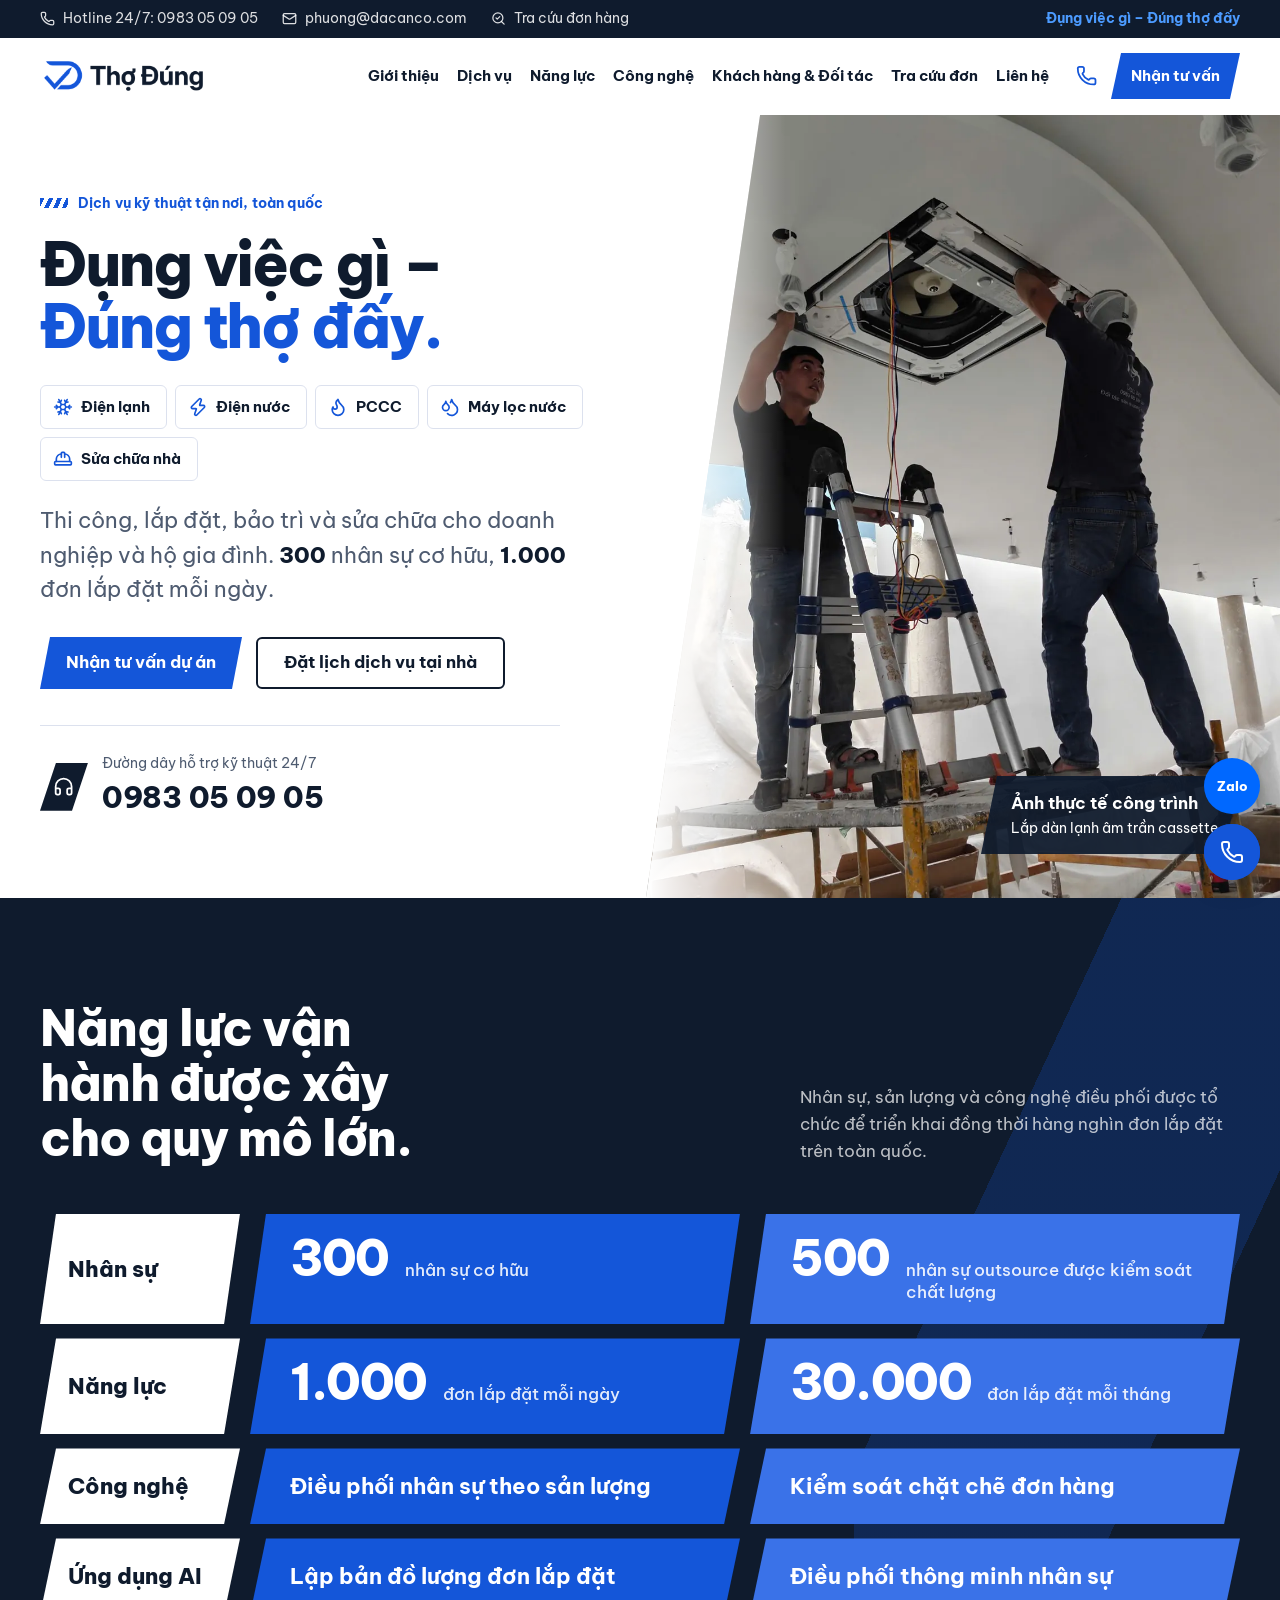
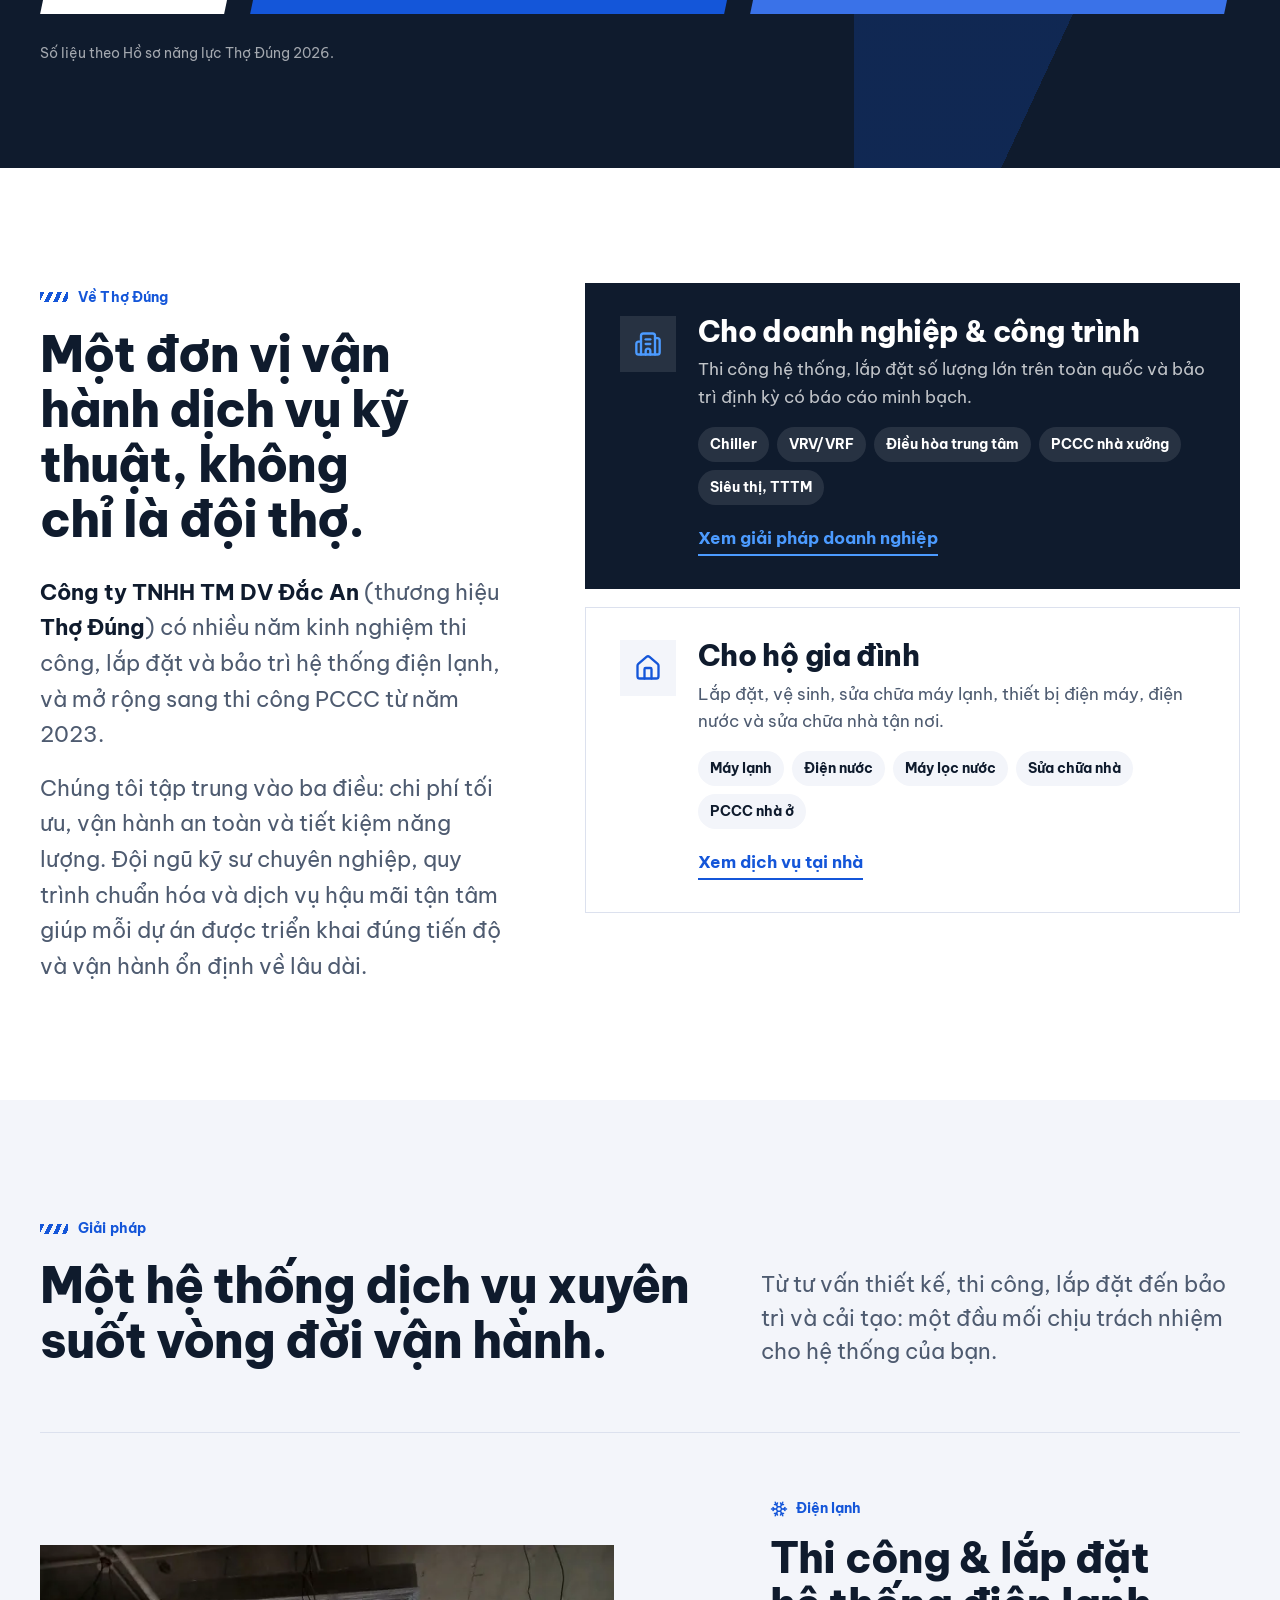
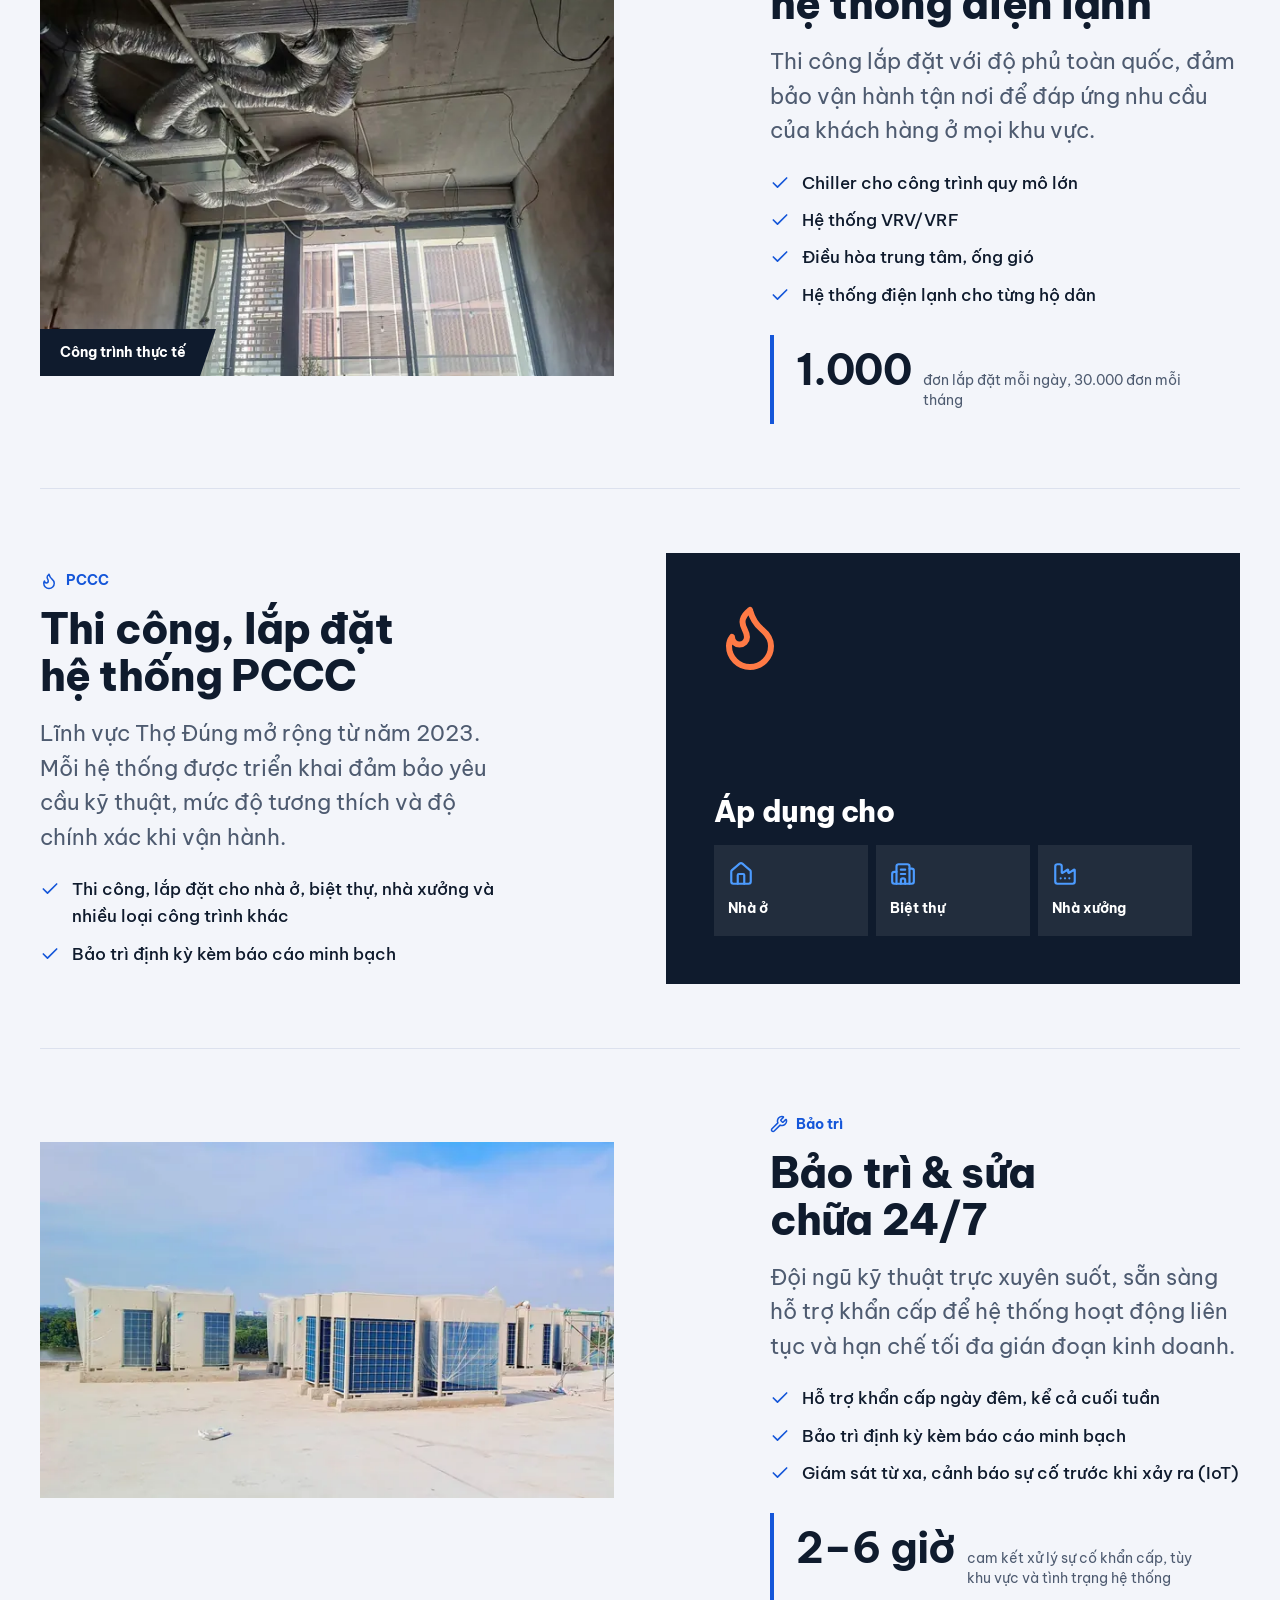
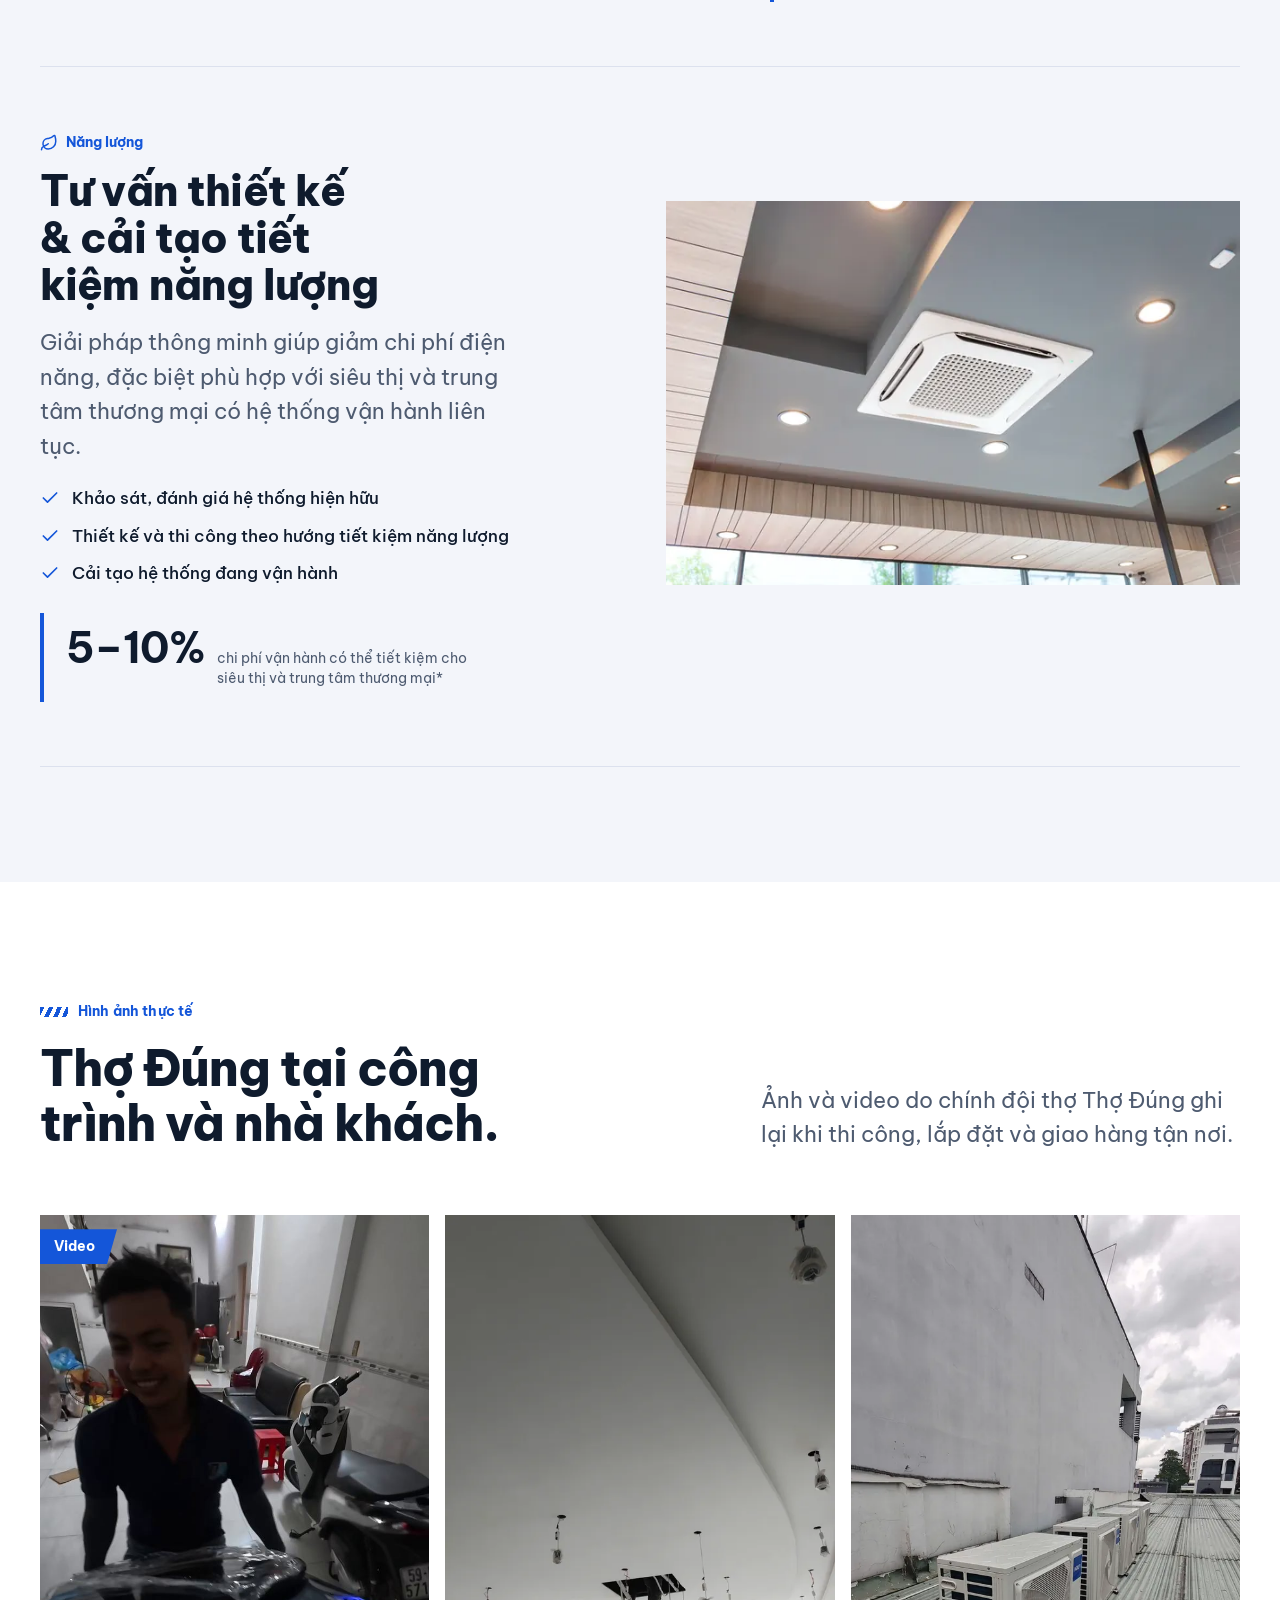
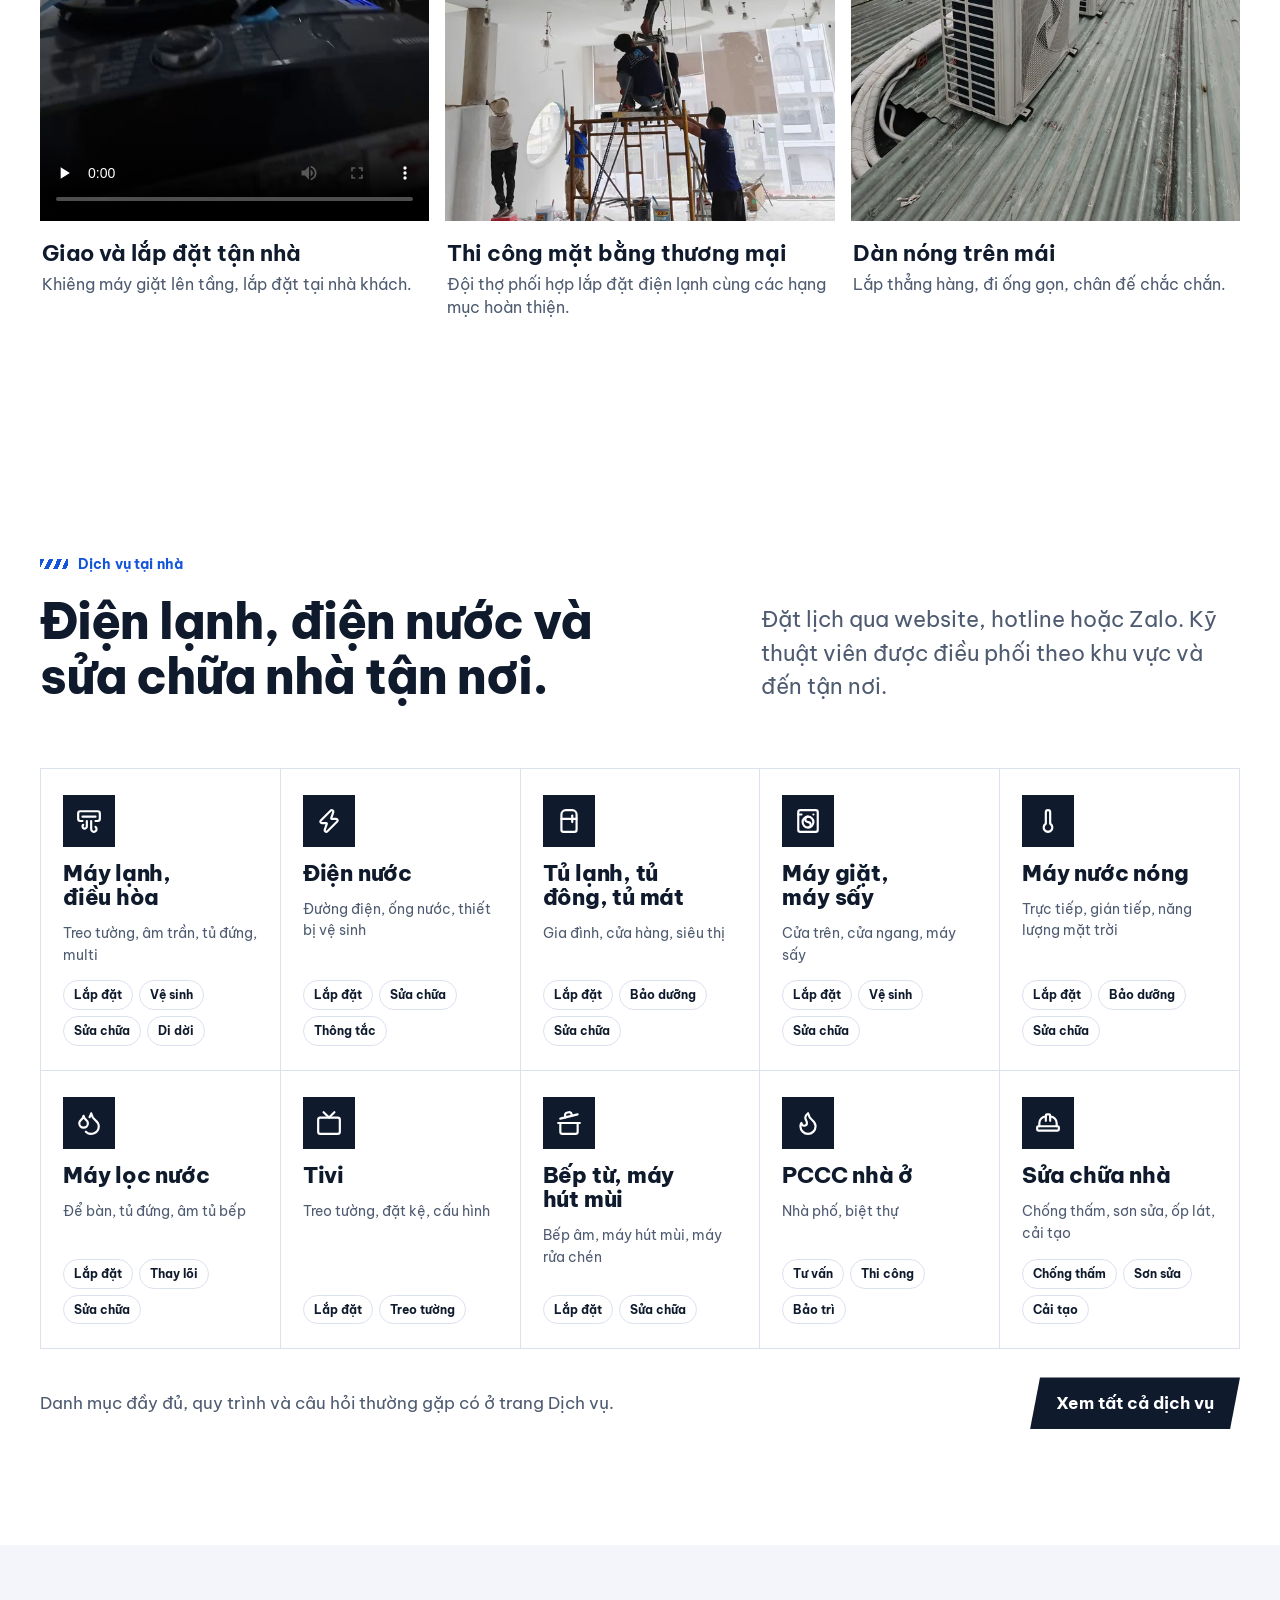
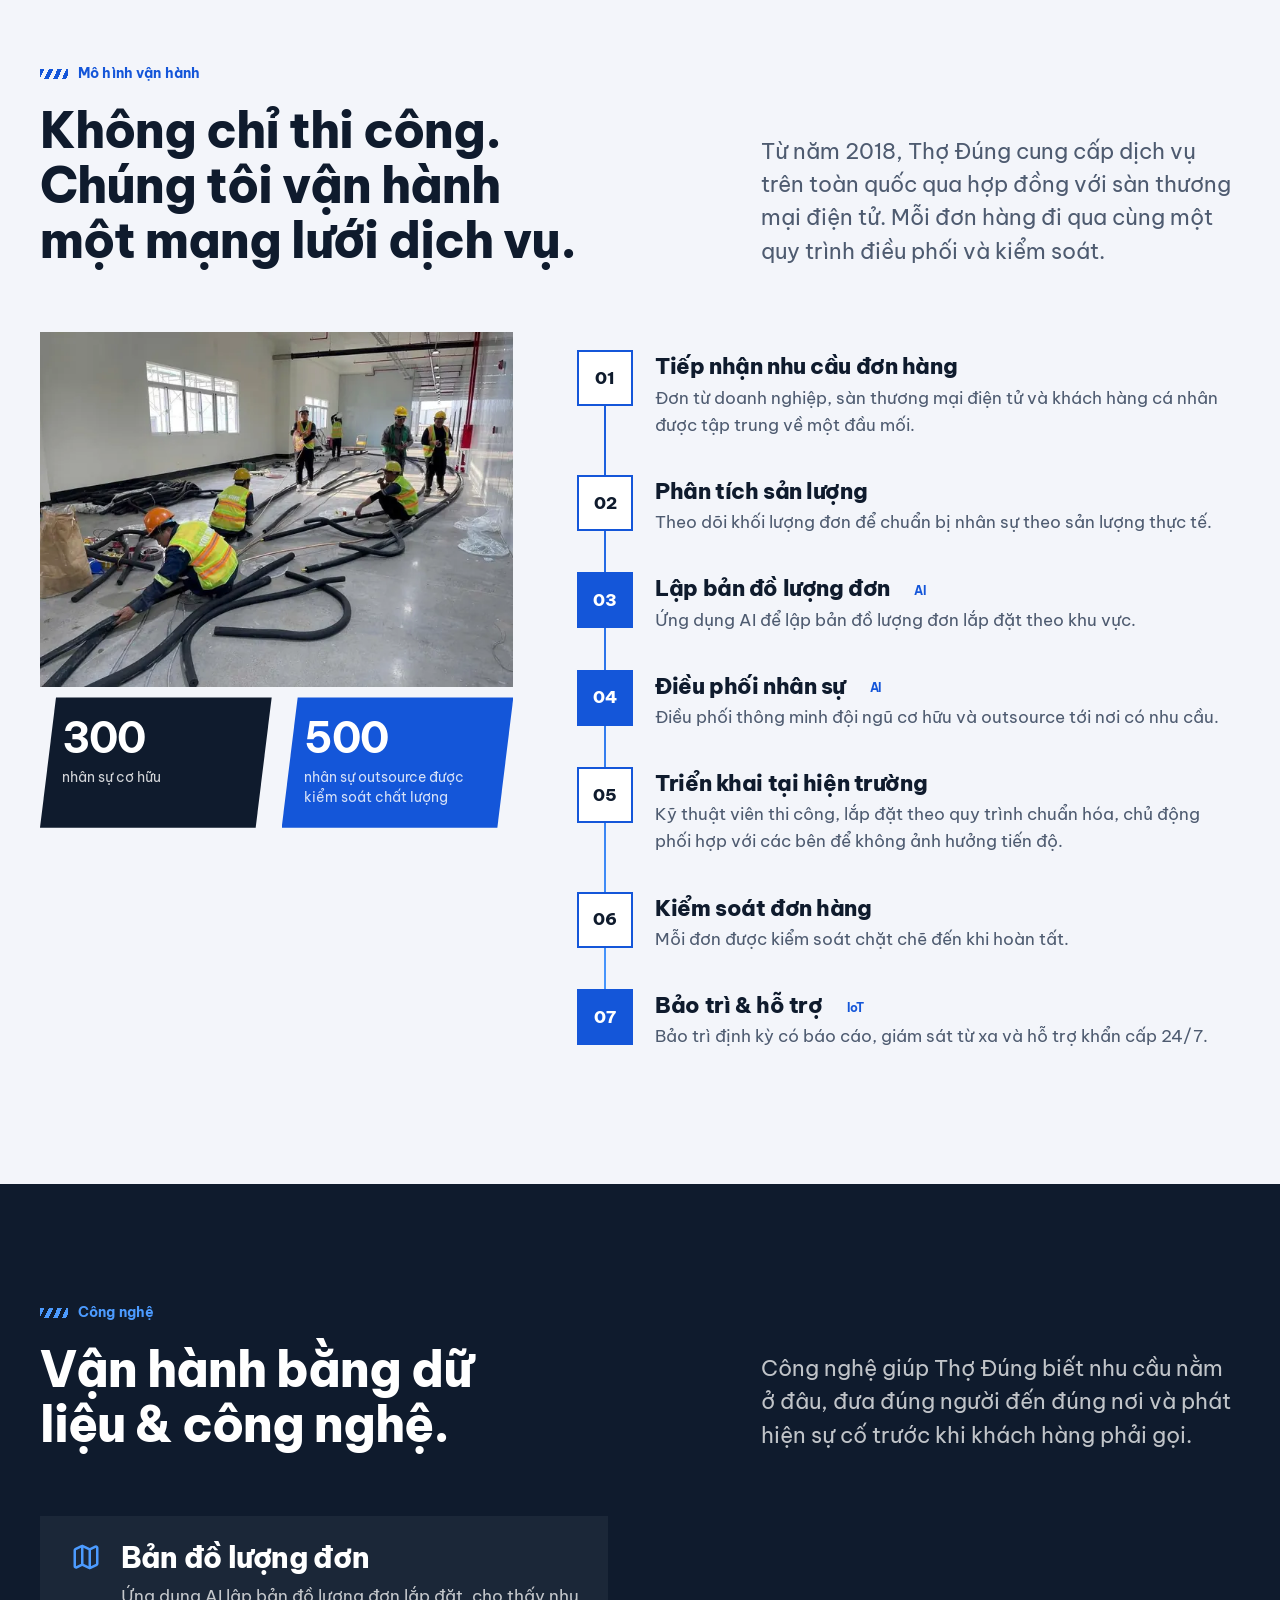
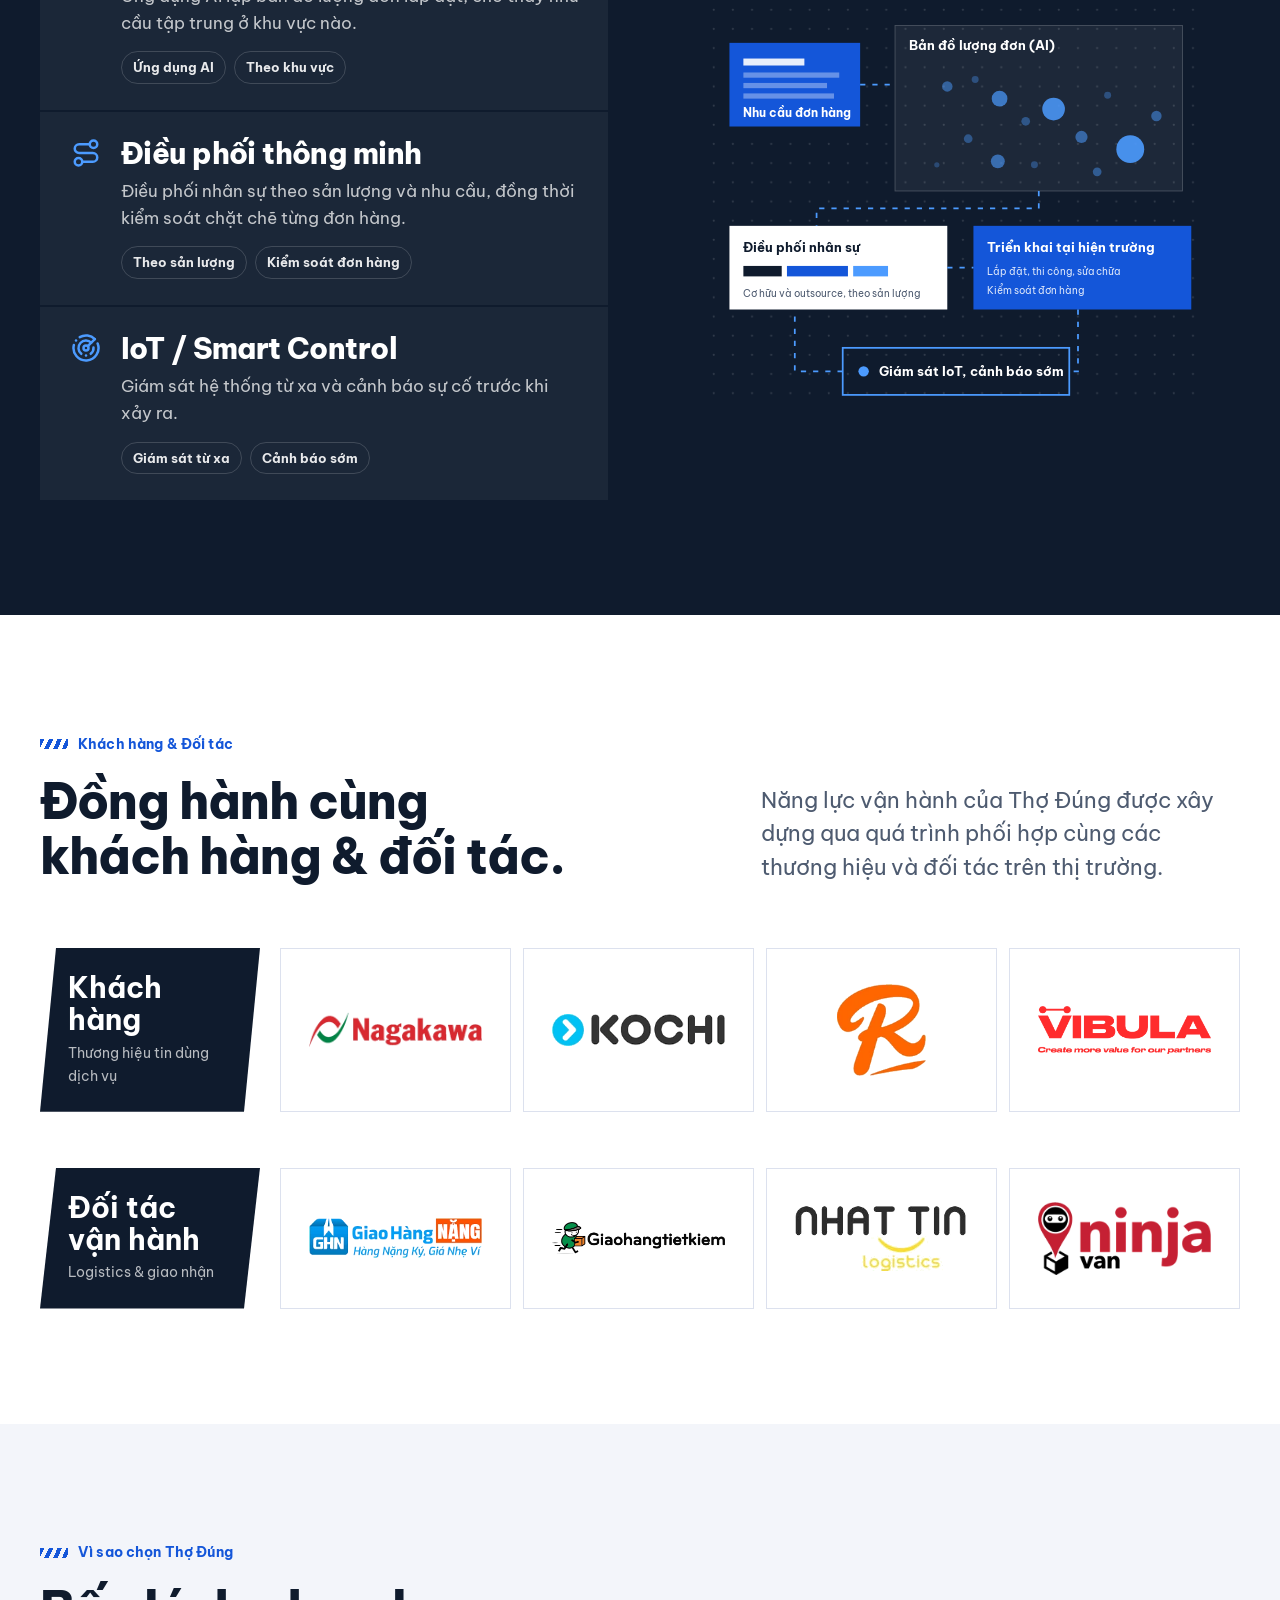
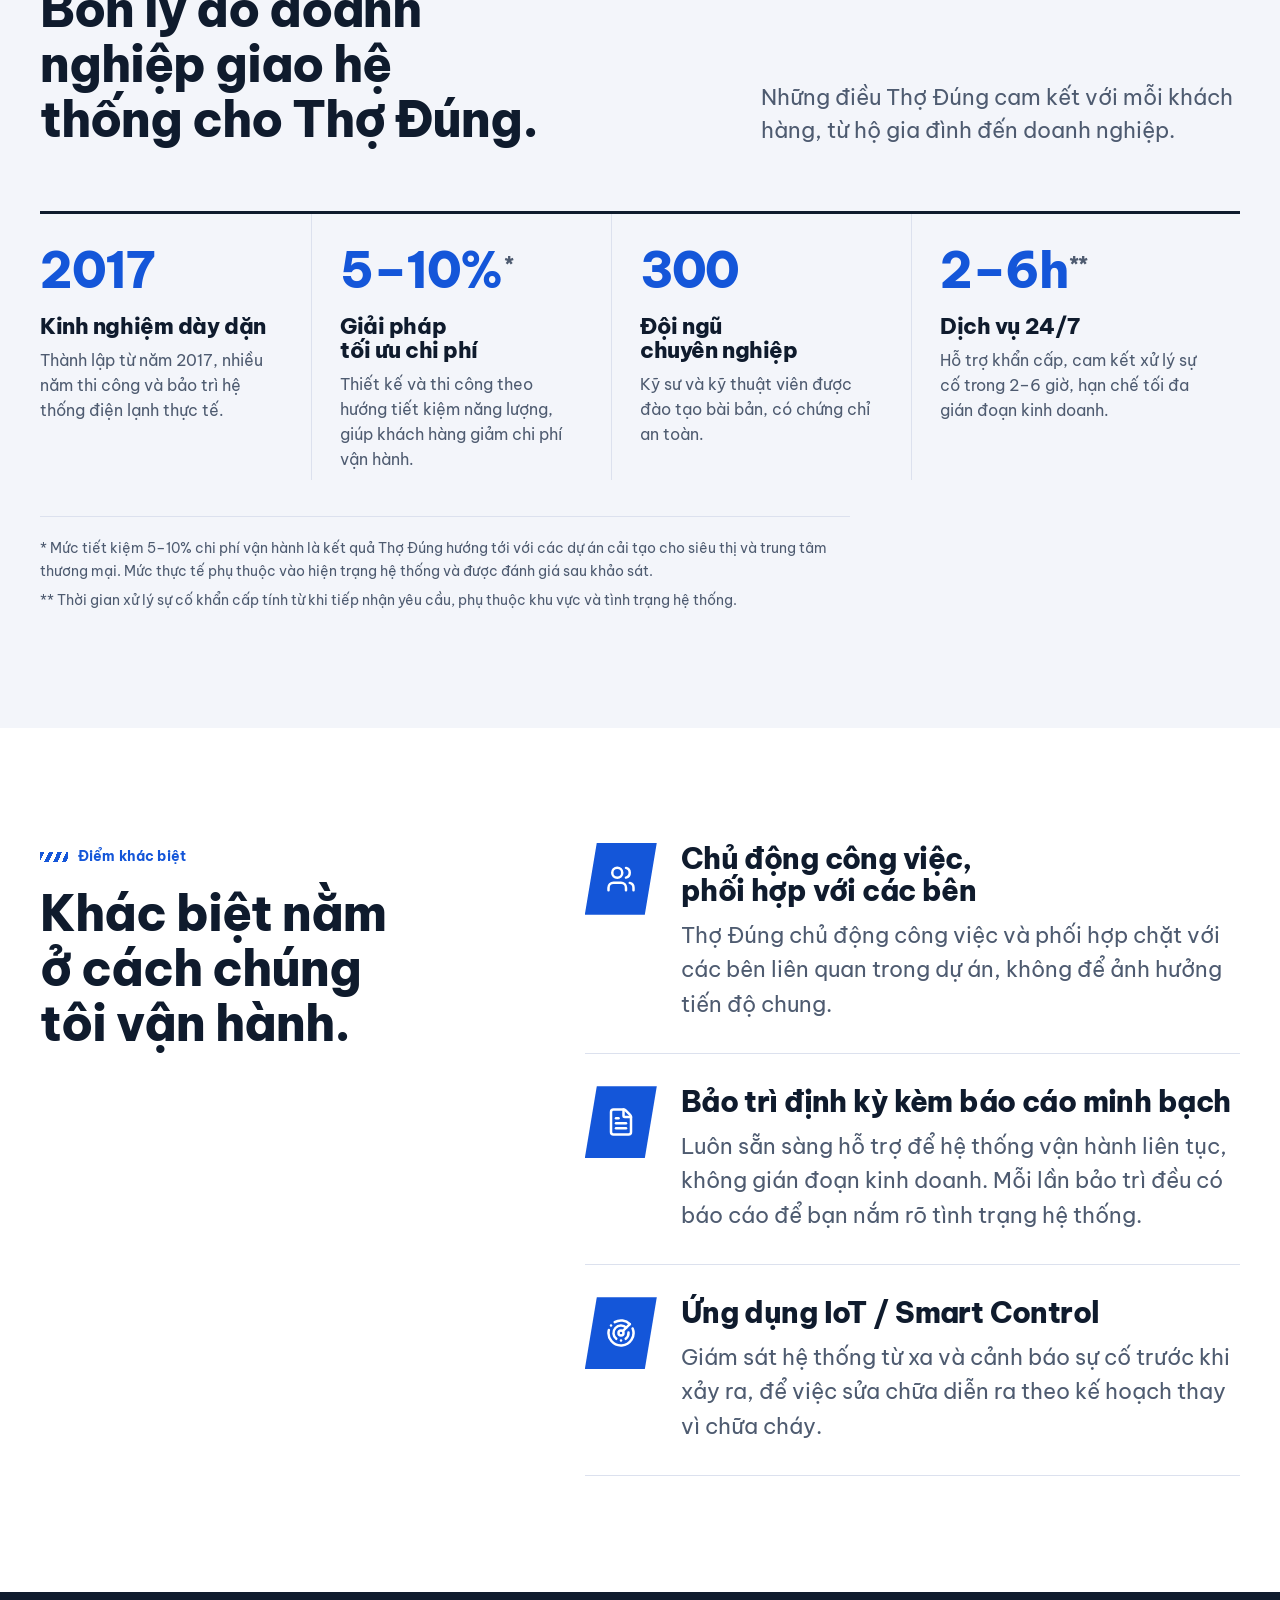
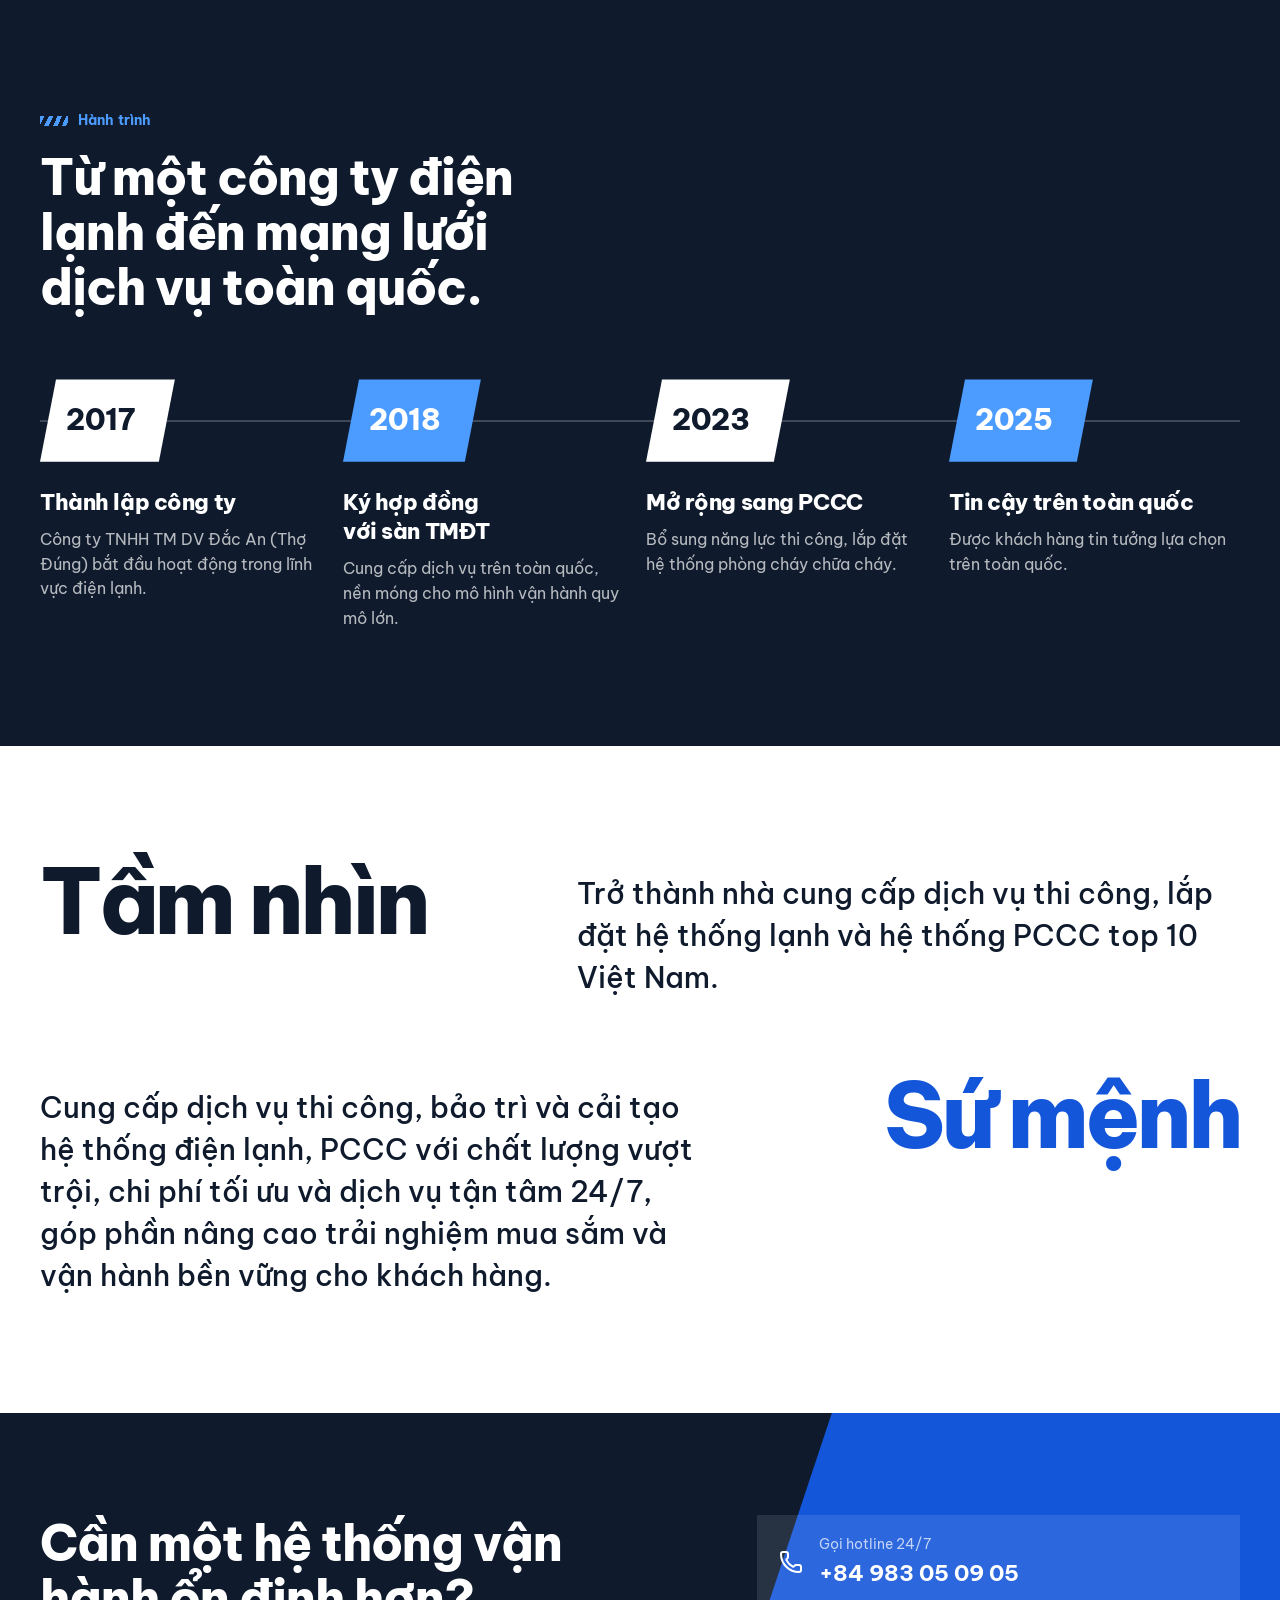
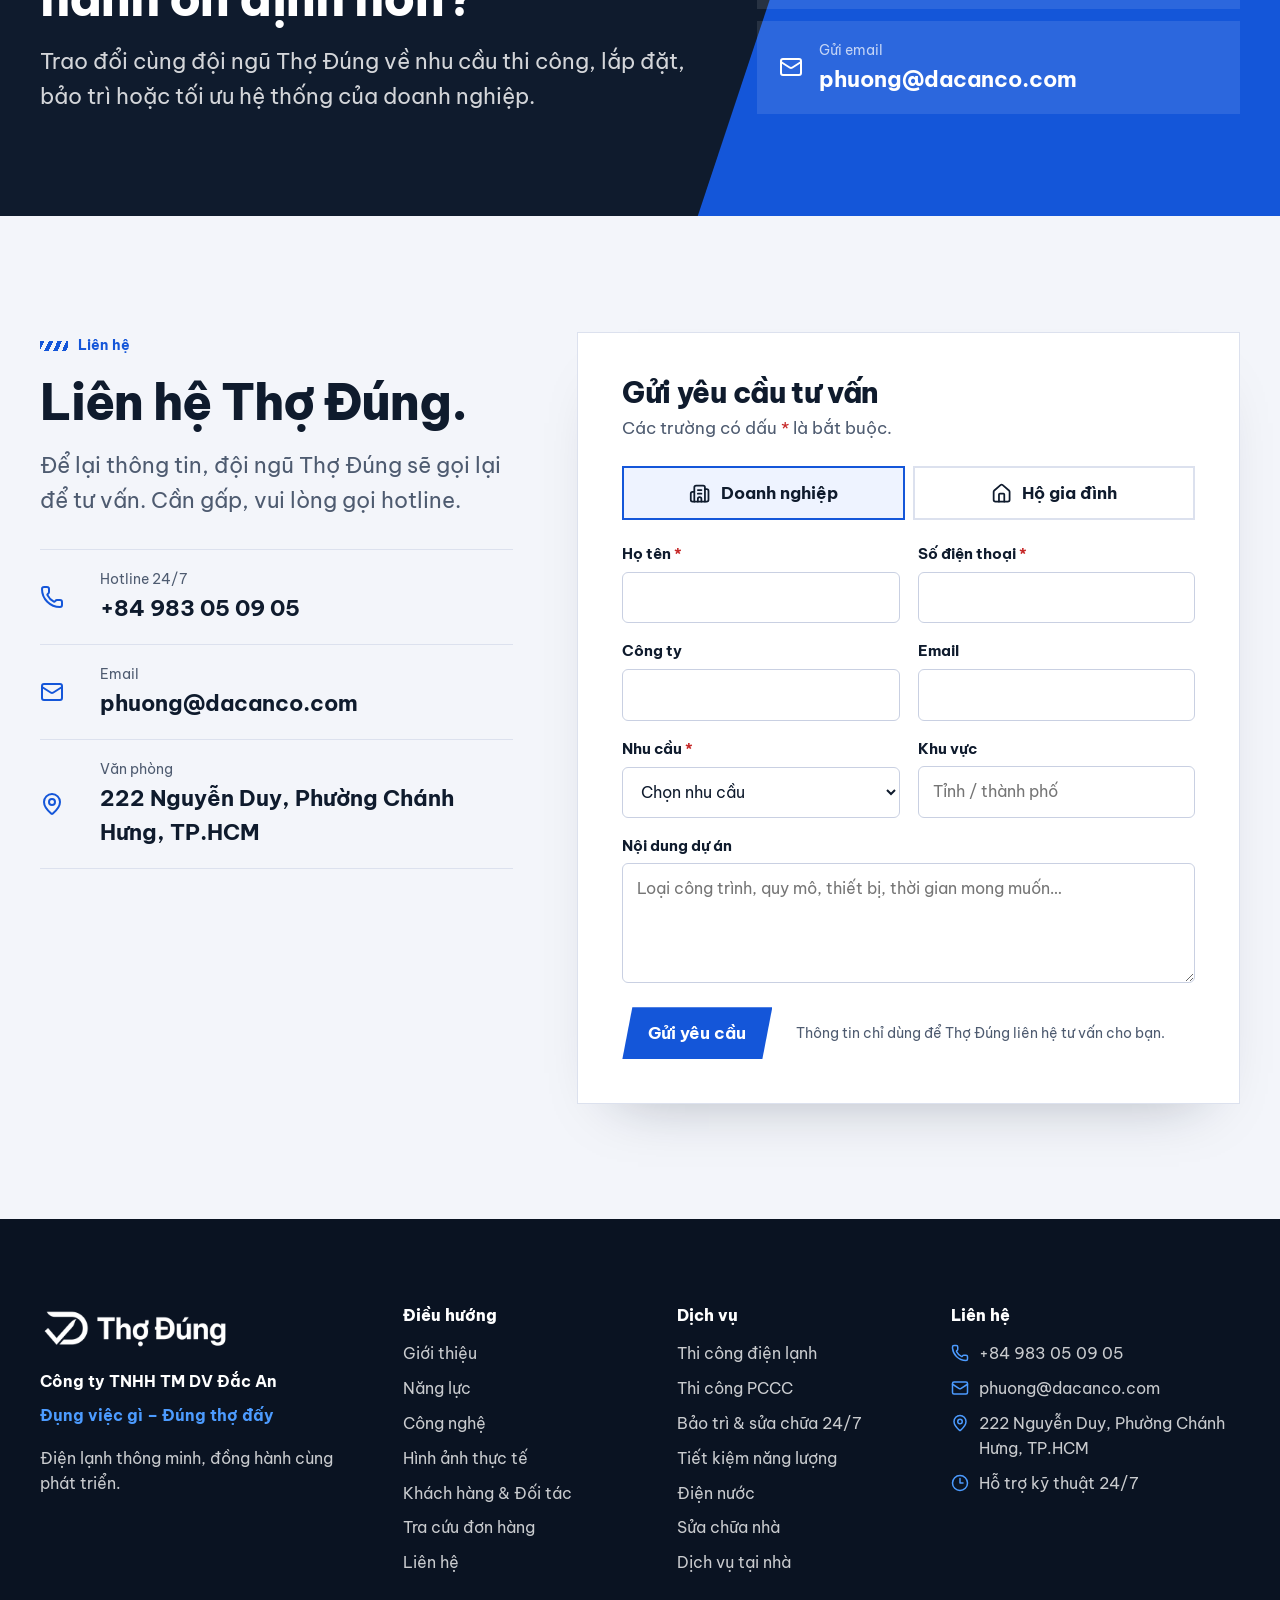
<file: index.html>
<!doctype html>
<html lang="vi">
<head>
<meta charset="utf-8">
<meta name="viewport" content="width=device-width, initial-scale=1">
<title>Thợ Đúng | Điện lạnh, Điện nước, PCCC, Máy lọc nước, Sửa chữa nhà toàn quốc</title>
<meta name="description" content="Thợ Đúng thi công, lắp đặt, bảo trì và sửa chữa điện lạnh, điện nước, PCCC, máy lọc nước và nhà ở trên toàn quốc: 300 nhân sự cơ hữu, 1.000 đơn lắp đặt mỗi ngày, hỗ trợ 24/7.">
<link rel="canonical" href="https://www.thodung.co/">
<meta name="theme-color" content="#0F1B2D">
<meta property="og:type" content="website">
<meta property="og:locale" content="vi_VN">
<meta property="og:site_name" content="Thợ Đúng">
<meta property="og:title" content="Thợ Đúng | Điện lạnh, Điện nước, PCCC, Máy lọc nước, Sửa chữa nhà toàn quốc">
<meta property="og:description" content="Điện lạnh, điện nước, PCCC, máy lọc nước, sửa chữa nhà. 300 nhân sự cơ hữu, 1.000 đơn lắp đặt mỗi ngày, hỗ trợ 24/7.">
<meta property="og:url" content="https://www.thodung.co/">
<meta property="og:image" content="https://www.thodung.co/assets/img/og-image.jpg?v=20261105">
<meta name="twitter:card" content="summary_large_image">
<link rel="icon" href="/favicon.ico?v=20261105" sizes="any">
<link rel="icon" type="image/png" href="/assets/img/icon-512.png?v=20261105">
<link rel="apple-touch-icon" href="/assets/img/apple-touch-icon.png?v=20261105">
<link rel="manifest" href="/site.webmanifest">
<link rel="preload" href="/assets/fonts/be-vietnam-pro-vietnamese-800-normal.woff2" as="font" type="font/woff2" crossorigin>
<link rel="preload" as="image" href="/assets/img/photos/thuc-te-lap-am-tran-600.webp" imagesrcset="/assets/img/photos/thuc-te-lap-am-tran-600.webp 600w, /assets/img/photos/thuc-te-lap-am-tran-1125.webp 1125w" imagesizes="(max-width:1024px) 100vw, 50vw">
<link rel="stylesheet" href="/assets/css/style.css?v=20261105g">
<script type="application/ld+json">
{
  "@context":"https://schema.org",
  "@type":"HVACBusiness",
  "name":"Thợ Đúng",
  "legalName":"Công ty TNHH TM DV Đắc An",
  "slogan":"Đụng việc gì – Đúng thợ đấy",
  "url":"https://www.thodung.co/",
  "logo":"https://www.thodung.co/assets/img/logos/thodung.png",
  "image":"https://www.thodung.co/assets/img/photos/thuc-te-lap-am-tran-1125.webp",
  "telephone":"+84983050905",
  "email":"phuong@dacanco.com",
  "foundingDate":"2017",
  "areaServed":{"@type":"Country","name":"Việt Nam"},
  "address":{"@type":"PostalAddress","streetAddress":"222 Nguyễn Duy","addressLocality":"Phường Chánh Hưng","addressRegion":"TP. Hồ Chí Minh","addressCountry":"VN"},
  "openingHoursSpecification":{"@type":"OpeningHoursSpecification","dayOfWeek":["Monday","Tuesday","Wednesday","Thursday","Friday","Saturday","Sunday"],"opens":"00:00","closes":"23:59"},
  "knowsAbout":["Chiller","VRV/VRF","Điều hòa trung tâm","Lắp đặt máy lạnh","Hệ thống PCCC","Bảo trì hệ thống điện lạnh"]
}
</script>
</head>
<body>
<a class="skip" href="#main">Bỏ qua, đến nội dung chính</a>

<div class="topbar">
  <div class="wrap">
    <div class="topbar__group">
      <a href="tel:+84983050905"><svg class="ic" aria-hidden="true"><use href="/assets/img/icons.svg#i-phone"/></svg>Hotline 24/7: 0983 05 09 05</a>
      <a href="mailto:phuong@dacanco.com"><svg class="ic" aria-hidden="true"><use href="/assets/img/icons.svg#i-mail"/></svg>phuong@dacanco.com</a>
      <a href="/tra-cuu/"><svg class="ic" aria-hidden="true"><use href="/assets/img/icons.svg#i-search-check"/></svg>Tra cứu đơn hàng</a>
    </div>
    <span class="topbar__slogan">Đụng việc gì – Đúng thợ đấy</span>
  </div>
</div>

<header class="header" id="top">
  <div class="wrap">
    <a class="brand" href="/" aria-label="Thợ Đúng, về trang chủ">
      <img src="/assets/img/logos/thodung.png" alt="Thợ Đúng" width="520" height="118">
    </a>
    <nav class="nav" aria-label="Điều hướng chính">
      <ul>
        <li><a href="#gioi-thieu">Giới thiệu</a></li>
        <li><a href="/dich-vu/">Dịch vụ</a></li>
        <li><a href="#nang-luc">Năng lực</a></li>
        <li><a href="#cong-nghe">Công nghệ</a></li>
        <li><a href="#doi-tac">Khách hàng &amp; Đối tác</a></li>
        <li><a href="/tra-cuu/">Tra cứu đơn</a></li>
        <li><a href="#lien-he">Liên hệ</a></li>
      </ul>
    </nav>
    <div class="header__cta">
      <a class="header__phone" href="tel:+84983050905" aria-label="Gọi 0983 05 09 05"><svg class="ic" aria-hidden="true"><use href="/assets/img/icons.svg#i-phone"/></svg><span>0983 05 09 05</span></a>
      <a class="btn" href="#lien-he">Nhận tư vấn</a>
    </div>
    <button class="menu-toggle" type="button" aria-expanded="false" aria-controls="drawer" aria-label="Mở menu"><svg class="ic" aria-hidden="true"><use href="/assets/img/icons.svg#i-menu"/></svg></button>
  </div>
</header>

<div class="drawer" id="drawer" aria-hidden="true">
  <div class="drawer__scrim" data-close></div>
  <div class="drawer__panel" role="dialog" aria-modal="true" aria-label="Menu">
    <div class="drawer__top">
      <img src="/assets/img/logos/thodung.png" alt="Thợ Đúng" width="520" height="118" style="height:40px;width:auto">
      <button class="menu-toggle" type="button" data-close aria-label="Đóng menu" style="display:inline-flex;margin:0"><svg class="ic" aria-hidden="true"><use href="/assets/img/icons.svg#i-x"/></svg></button>
    </div>
    <nav aria-label="Menu di động">
      <a href="#gioi-thieu" data-close>Giới thiệu</a>
      <a href="/dich-vu/">Dịch vụ</a>
      <a href="#nang-luc" data-close>Năng lực vận hành</a>
      <a href="#cong-nghe" data-close>Công nghệ</a>
      <a href="/#thuc-te" data-close>Hình ảnh thực tế</a>
      <a href="#doi-tac" data-close>Khách hàng &amp; Đối tác</a>
      <a href="#hanh-trinh" data-close>Hành trình</a>
      <a href="/tra-cuu/">Tra cứu đơn hàng</a>
      <a href="#lien-he" data-close>Liên hệ</a>
    </nav>
    <div class="drawer__actions">
      <a class="btn" href="#lien-he" data-close>Nhận tư vấn</a>
      <a class="btn btn--ghost" href="tel:+84983050905">Gọi 0983 05 09 05</a>
    </div>
  </div>
</div>

<main id="main">

<!-- HERO -->
<section class="hero" aria-labelledby="hero-title">
  <div class="wrap hero__grid">
    <div class="hero__copy">
      <p class="kicker">Dịch vụ kỹ thuật tận nơi, toàn quốc</p>
      <h1 id="hero-title">Đụng việc gì –<span class="line2">Đúng thợ đấy.</span></h1>
      <ul class="hero__svcs" aria-label="Lĩnh vực dịch vụ">
        <li><a href="/dich-vu/#may-lanh"><svg class="ic" aria-hidden="true"><use href="/assets/img/icons.svg#i-snowflake"/></svg>Điện lạnh</a></li>
        <li><a href="/dich-vu/#dien-nuoc"><svg class="ic" aria-hidden="true"><use href="/assets/img/icons.svg#i-zap"/></svg>Điện nước</a></li>
        <li><a href="/dich-vu/#pccc"><svg class="ic" aria-hidden="true"><use href="/assets/img/icons.svg#i-flame"/></svg>PCCC</a></li>
        <li><a href="/dich-vu/#may-loc-nuoc"><svg class="ic" aria-hidden="true"><use href="/assets/img/icons.svg#i-droplets"/></svg>Máy lọc nước</a></li>
        <li><a href="/dich-vu/#sua-chua-nha"><svg class="ic" aria-hidden="true"><use href="/assets/img/icons.svg#i-hard-hat"/></svg>Sửa chữa nhà</a></li>
      </ul>
      <p class="hero__lead">Thi công, lắp đặt, bảo trì và sửa chữa cho doanh nghiệp và hộ gia đình. <strong>300</strong> nhân sự cơ hữu, <strong>1.000</strong> đơn lắp đặt mỗi ngày.</p>
      <div class="hero__actions">
        <a class="btn" href="#lien-he">Nhận tư vấn dự án</a>
        <a class="btn btn--ghost" href="/dich-vu/#dat-lich">Đặt lịch dịch vụ tại nhà</a>
      </div>
      <div class="hero__hotline">
        <span class="badge tab"><svg class="ic" aria-hidden="true"><use href="/assets/img/icons.svg#i-headphones"/></svg></span>
        <div><small>Đường dây hỗ trợ kỹ thuật 24/7</small><a href="tel:+84983050905">0983 05 09 05</a></div>
      </div>
    </div>
    <div class="hero__media">
      <picture>
        <source type="image/webp" srcset="/assets/img/photos/thuc-te-lap-am-tran-600.webp 600w, /assets/img/photos/thuc-te-lap-am-tran-1125.webp 1125w" sizes="(max-width:1024px) 100vw, 50vw">
        <img src="/assets/img/photos/thuc-te-lap-am-tran-600.jpg" alt="Hai kỹ thuật viên Thợ Đúng lắp dàn lạnh âm trần cassette tại công trình" width="1125" height="2000" fetchpriority="high">
      </picture>
      <p class="hero__caption tab"><strong>Ảnh thực tế công trình</strong>Lắp dàn lạnh âm trần cassette</p>
    </div>
  </div>
  </section>

<!-- CAPACITY LEDGER -->
<section class="ledger" id="nang-luc" aria-labelledby="ledger-title">
  <div class="wrap">
    <div class="ledger__head">
      <h2 id="ledger-title">Năng lực vận hành được xây cho quy mô lớn.</h2>
      <p>Nhân sự, sản lượng và công nghệ điều phối được tổ chức để triển khai đồng thời hàng nghìn đơn lắp đặt trên toàn quốc.</p>
    </div>
    <div class="ledger__rows">
      <div class="ledger__row">
        <div class="ledger__label tab">Nhân sự</div>
        <div class="ledger__cell tab"><span class="ledger__num"><span class="count" data-to="300">300</span></span><span class="ledger__unit">nhân sự cơ hữu</span></div>
        <div class="ledger__cell ledger__cell--alt tab"><span class="ledger__num"><span class="count" data-to="500">500</span></span><span class="ledger__unit">nhân sự outsource được kiểm soát chất lượng</span></div>
      </div>
      <div class="ledger__row">
        <div class="ledger__label tab">Năng lực</div>
        <div class="ledger__cell tab"><span class="ledger__num"><span class="count" data-to="1000">1.000</span></span><span class="ledger__unit">đơn lắp đặt mỗi ngày</span></div>
        <div class="ledger__cell ledger__cell--alt tab"><span class="ledger__num"><span class="count" data-to="30000">30.000</span></span><span class="ledger__unit">đơn lắp đặt mỗi tháng</span></div>
      </div>
      <div class="ledger__row ledger__row--text">
        <div class="ledger__label tab">Công nghệ</div>
        <div class="ledger__cell tab">Điều phối nhân sự theo sản lượng</div>
        <div class="ledger__cell ledger__cell--alt tab">Kiểm soát chặt chẽ đơn hàng</div>
      </div>
      <div class="ledger__row ledger__row--text">
        <div class="ledger__label tab">Ứng dụng AI</div>
        <div class="ledger__cell tab">Lập bản đồ lượng đơn lắp đặt</div>
        <div class="ledger__cell ledger__cell--alt tab">Điều phối thông minh nhân sự</div>
      </div>
    </div>
    <p class="ledger__note">Số liệu theo Hồ sơ năng lực Thợ Đúng 2026.</p>
  </div>
</section>

<!-- INTRO / AUDIENCES -->
<section class="section" id="gioi-thieu" aria-labelledby="intro-title">
  <div class="wrap intro">
    <div>
      <p class="kicker">Về Thợ Đúng</p>
      <h2 id="intro-title">Một đơn vị vận hành dịch vụ kỹ thuật, không chỉ là đội thợ.</h2>
      <div class="intro__body">
        <p><strong>Công ty TNHH TM DV Đắc An</strong> (thương hiệu <strong>Thợ Đúng</strong>) có nhiều năm kinh nghiệm thi công, lắp đặt và bảo trì hệ thống điện lạnh, và mở rộng sang thi công PCCC từ năm 2023.</p>
        <p>Chúng tôi tập trung vào ba điều: chi phí tối ưu, vận hành an toàn và tiết kiệm năng lượng. Đội ngũ kỹ sư chuyên nghiệp, quy trình chuẩn hóa và dịch vụ hậu mãi tận tâm giúp mỗi dự án được triển khai đúng tiến độ và vận hành ổn định về lâu dài.</p>
      </div>
    </div>
    <div class="audiences">
      <a class="audience audience--dark" href="#dich-vu">
        <span class="audience__icon"><svg class="ic" aria-hidden="true"><use href="/assets/img/icons.svg#i-building-2"/></svg></span>
        <div>
          <h3>Cho doanh nghiệp &amp; công trình</h3>
          <p>Thi công hệ thống, lắp đặt số lượng lớn trên toàn quốc và bảo trì định kỳ có báo cáo minh bạch.</p>
          <ul><li>Chiller</li><li>VRV/VRF</li><li>Điều hòa trung tâm</li><li>PCCC nhà xưởng</li><li>Siêu thị, TTTM</li></ul>
          <span class="link">Xem giải pháp doanh nghiệp</span>
        </div>
      </a>
      <a class="audience" href="/dich-vu/">
        <span class="audience__icon"><svg class="ic" aria-hidden="true"><use href="/assets/img/icons.svg#i-house"/></svg></span>
        <div>
          <h3>Cho hộ gia đình</h3>
          <p>Lắp đặt, vệ sinh, sửa chữa máy lạnh, thiết bị điện máy, điện nước và sửa chữa nhà tận nơi.</p>
          <ul><li>Máy lạnh</li><li>Điện nước</li><li>Máy lọc nước</li><li>Sửa chữa nhà</li><li>PCCC nhà ở</li></ul>
          <span class="link">Xem dịch vụ tại nhà</span>
        </div>
      </a>
    </div>
  </div>
</section>

<!-- SERVICES -->
<section class="section section--paper" id="dich-vu" aria-labelledby="svc-title">
  <div class="wrap">
    <div class="section-head">
      <div>
        <p class="kicker">Giải pháp</p>
        <h2 id="svc-title">Một hệ thống dịch vụ xuyên suốt vòng đời vận hành.</h2>
      </div>
      <p>Từ tư vấn thiết kế, thi công, lắp đặt đến bảo trì và cải tạo: một đầu mối chịu trách nhiệm cho hệ thống của bạn.</p>
    </div>

    <article class="svc">
      <div class="svc__media">
        <picture>
          <source type="image/webp" srcset="/assets/img/photos/duct-system-640.webp 640w, /assets/img/photos/duct-system-1280.webp 1280w" sizes="(max-width:1024px) 100vw, 50vw">
          <img src="/assets/img/photos/duct-system-640.jpg" alt="Hệ thống ống gió điều hòa trung tâm đang thi công trên trần bê tông" width="1280" height="960" loading="lazy" decoding="async">
        </picture>
        <span class="stamp">Công trình thực tế</span>
      </div>
      <div class="svc__body">
        <p class="svc__tag"><svg class="ic" aria-hidden="true"><use href="/assets/img/icons.svg#i-snowflake"/></svg>Điện lạnh</p>
        <h3>Thi công &amp; lắp đặt hệ thống điện lạnh</h3>
        <p class="svc__desc">Thi công lắp đặt với độ phủ toàn quốc, đảm bảo vận hành tận nơi để đáp ứng nhu cầu của khách hàng ở mọi khu vực.</p>
        <ul class="checklist">
          <li><svg class="ic" aria-hidden="true"><use href="/assets/img/icons.svg#i-check"/></svg>Chiller cho công trình quy mô lớn</li>
          <li><svg class="ic" aria-hidden="true"><use href="/assets/img/icons.svg#i-check"/></svg>Hệ thống VRV/VRF</li>
          <li><svg class="ic" aria-hidden="true"><use href="/assets/img/icons.svg#i-check"/></svg>Điều hòa trung tâm, ống gió</li>
          <li><svg class="ic" aria-hidden="true"><use href="/assets/img/icons.svg#i-check"/></svg>Hệ thống điện lạnh cho từng hộ dân</li>
        </ul>
        <div class="svc__metric"><b>1.000</b><span>đơn lắp đặt mỗi ngày, 30.000 đơn mỗi tháng</span></div>
      </div>
    </article>

    <article class="svc svc--flip">
      <div class="svc__media svc__media--panel">
        <svg class="ic panel-icon" aria-hidden="true"><use href="/assets/img/icons.svg#i-flame"/></svg>
        <div>
          <h4>Áp dụng cho</h4>
          <div class="grid">
            <span><svg class="ic" aria-hidden="true"><use href="/assets/img/icons.svg#i-house"/></svg>Nhà ở</span>
            <span><svg class="ic" aria-hidden="true"><use href="/assets/img/icons.svg#i-building-2"/></svg>Biệt thự</span>
            <span><svg class="ic" aria-hidden="true"><use href="/assets/img/icons.svg#i-factory"/></svg>Nhà xưởng</span>
          </div>
        </div>
      </div>
      <div class="svc__body">
        <p class="svc__tag"><svg class="ic" aria-hidden="true"><use href="/assets/img/icons.svg#i-flame"/></svg>PCCC</p>
        <h3>Thi công, lắp đặt hệ thống PCCC</h3>
        <p class="svc__desc">Lĩnh vực Thợ Đúng mở rộng từ năm 2023. Mỗi hệ thống được triển khai đảm bảo yêu cầu kỹ thuật, mức độ tương thích và độ chính xác khi vận hành.</p>
        <ul class="checklist">
          <li><svg class="ic" aria-hidden="true"><use href="/assets/img/icons.svg#i-check"/></svg>Thi công, lắp đặt cho nhà ở, biệt thự, nhà xưởng và nhiều loại công trình khác</li>
          <li><svg class="ic" aria-hidden="true"><use href="/assets/img/icons.svg#i-check"/></svg>Bảo trì định kỳ kèm báo cáo minh bạch</li>
        </ul>
      </div>
    </article>

    <article class="svc">
      <div class="svc__media">
        <picture>
          <source type="image/webp" srcset="/assets/img/photos/vrv-rooftop-640.webp 640w, /assets/img/photos/vrv-rooftop-1000.webp 1000w, /assets/img/photos/vrv-rooftop-1800.webp 1800w" sizes="(max-width:1024px) 100vw, 50vw">
          <img src="/assets/img/photos/vrv-rooftop-640.jpg" alt="Cụm dàn nóng hệ thống VRV/VRF trên mái công trình" width="1844" height="1142" loading="lazy" decoding="async">
        </picture>
      </div>
      <div class="svc__body">
        <p class="svc__tag"><svg class="ic" aria-hidden="true"><use href="/assets/img/icons.svg#i-wrench"/></svg>Bảo trì</p>
        <h3>Bảo trì &amp; sửa chữa 24/7</h3>
        <p class="svc__desc">Đội ngũ kỹ thuật trực xuyên suốt, sẵn sàng hỗ trợ khẩn cấp để hệ thống hoạt động liên tục và hạn chế tối đa gián đoạn kinh doanh.</p>
        <ul class="checklist">
          <li><svg class="ic" aria-hidden="true"><use href="/assets/img/icons.svg#i-check"/></svg>Hỗ trợ khẩn cấp ngày đêm, kể cả cuối tuần</li>
          <li><svg class="ic" aria-hidden="true"><use href="/assets/img/icons.svg#i-check"/></svg>Bảo trì định kỳ kèm báo cáo minh bạch</li>
          <li><svg class="ic" aria-hidden="true"><use href="/assets/img/icons.svg#i-check"/></svg>Giám sát từ xa, cảnh báo sự cố trước khi xảy ra (IoT)</li>
        </ul>
        <div class="svc__metric"><b>2–6 giờ</b><span>cam kết xử lý sự cố khẩn cấp, tùy khu vực và tình trạng hệ thống</span></div>
      </div>
    </article>

    <article class="svc svc--flip">
      <div class="svc__media">
        <picture>
          <source type="image/webp" srcset="/assets/img/photos/cassette-640.webp 640w, /assets/img/photos/cassette-1000.webp 1000w, /assets/img/photos/cassette-1800.webp 1800w" sizes="(max-width:1024px) 100vw, 50vw">
          <img src="/assets/img/photos/cassette-640.jpg" alt="Dàn lạnh âm trần cassette trong không gian thương mại" width="2736" height="1824" loading="lazy" decoding="async">
        </picture>
      </div>
      <div class="svc__body">
        <p class="svc__tag"><svg class="ic" aria-hidden="true"><use href="/assets/img/icons.svg#i-leaf"/></svg>Năng lượng</p>
        <h3>Tư vấn thiết kế &amp; cải tạo tiết kiệm năng lượng</h3>
        <p class="svc__desc">Giải pháp thông minh giúp giảm chi phí điện năng, đặc biệt phù hợp với siêu thị và trung tâm thương mại có hệ thống vận hành liên tục.</p>
        <ul class="checklist">
          <li><svg class="ic" aria-hidden="true"><use href="/assets/img/icons.svg#i-check"/></svg>Khảo sát, đánh giá hệ thống hiện hữu</li>
          <li><svg class="ic" aria-hidden="true"><use href="/assets/img/icons.svg#i-check"/></svg>Thiết kế và thi công theo hướng tiết kiệm năng lượng</li>
          <li><svg class="ic" aria-hidden="true"><use href="/assets/img/icons.svg#i-check"/></svg>Cải tạo hệ thống đang vận hành</li>
        </ul>
        <div class="svc__metric"><b>5–10%</b><span>chi phí vận hành có thể tiết kiệm cho siêu thị và trung tâm thương mại*</span></div>
      </div>
    </article>
  </div>
</section>

<!-- REAL WORK -->
<section class="section" id="thuc-te" aria-labelledby="real-title">
  <div class="wrap">
    <div class="section-head">
      <div>
        <p class="kicker">Hình ảnh thực tế</p>
        <h2 id="real-title">Thợ Đúng tại công trình và nhà khách.</h2>
      </div>
      <p>Ảnh và video do chính đội thợ Thợ Đúng ghi lại khi thi công, lắp đặt và giao hàng tận nơi.</p>
    </div>
    <div class="reel">
      <figure class="reel__item">
        <div class="reel__media">
          <video controls playsinline preload="none" poster="/assets/img/photos/video-poster.jpg" aria-label="Video: đội thợ Thợ Đúng khiêng máy giặt lên tầng cho khách">
            <source src="/assets/video/thodung-van-chuyen.mp4" type="video/mp4">
          </video>
          <span class="reel__tag">Video</span>
        </div>
        <figcaption><strong>Giao và lắp đặt tận nhà</strong>Khiêng máy giặt lên tầng, lắp đặt tại nhà khách.</figcaption>
      </figure>
      <figure class="reel__item">
        <div class="reel__media">
          <picture>
            <source type="image/webp" srcset="/assets/img/photos/thuc-te-doi-thi-cong-600.webp 600w, /assets/img/photos/thuc-te-doi-thi-cong-1125.webp 1125w" sizes="(max-width:640px) 80vw, 33vw">
            <img src="/assets/img/photos/thuc-te-doi-thi-cong-600.jpg" alt="Đội thợ Thợ Đúng trên giàn giáo thi công điện lạnh tại mặt bằng thương mại" width="1125" height="2000" loading="lazy" decoding="async">
          </picture>
        </div>
        <figcaption><strong>Thi công mặt bằng thương mại</strong>Đội thợ phối hợp lắp đặt điện lạnh cùng các hạng mục hoàn thiện.</figcaption>
      </figure>
      <figure class="reel__item">
        <div class="reel__media">
          <picture>
            <source type="image/webp" srcset="/assets/img/photos/thuc-te-dan-nong-mai-600.webp 600w, /assets/img/photos/thuc-te-dan-nong-mai-1125.webp 1125w" sizes="(max-width:640px) 80vw, 33vw">
            <img src="/assets/img/photos/thuc-te-dan-nong-mai-600.jpg" alt="Dãy dàn nóng máy lạnh Thợ Đúng lắp đặt gọn gàng trên mái tôn" width="1125" height="2000" loading="lazy" decoding="async">
          </picture>
        </div>
        <figcaption><strong>Dàn nóng trên mái</strong>Lắp thẳng hàng, đi ống gọn, chân đế chắc chắn.</figcaption>
      </figure>
    </div>
  </div>
</section>

<!-- HOME SERVICES (device catalog) -->
<section class="section" aria-labelledby="home-title">
  <div class="wrap">
    <div class="section-head">
      <div>
        <p class="kicker">Dịch vụ tại nhà</p>
        <h2 id="home-title">Điện lạnh, điện nước và sửa chữa nhà tận nơi.</h2>
      </div>
      <p>Đặt lịch qua website, hotline hoặc Zalo. Kỹ thuật viên được điều phối theo khu vực và đến tận nơi.</p>
    </div>
    <div class="devices">
      <a class="device" href="/dich-vu/#may-lanh">
        <span class="device__icon"><svg class="ic" aria-hidden="true"><use href="/assets/img/icons.svg#i-air-vent"/></svg></span>
        <h3>Máy lạnh, điều hòa</h3>
        <p>Treo tường, âm trần, tủ đứng, multi</p>
        <div class="actions"><span>Lắp đặt</span><span>Vệ sinh</span><span>Sửa chữa</span><span>Di dời</span></div>
      </a>
      <a class="device" href="/dich-vu/#dien-nuoc">
        <span class="device__icon"><svg class="ic" aria-hidden="true"><use href="/assets/img/icons.svg#i-zap"/></svg></span>
        <h3>Điện nước</h3>
        <p>Đường điện, ống nước, thiết bị vệ sinh</p>
        <div class="actions"><span>Lắp đặt</span><span>Sửa chữa</span><span>Thông tắc</span></div>
      </a>
      <a class="device" href="/dich-vu/#tu-lanh">
        <span class="device__icon"><svg class="ic" aria-hidden="true"><use href="/assets/img/icons.svg#i-refrigerator"/></svg></span>
        <h3>Tủ lạnh, tủ đông, tủ mát</h3>
        <p>Gia đình, cửa hàng, siêu thị</p>
        <div class="actions"><span>Lắp đặt</span><span>Bảo dưỡng</span><span>Sửa chữa</span></div>
      </a>
      <a class="device" href="/dich-vu/#may-giat">
        <span class="device__icon"><svg class="ic" aria-hidden="true"><use href="/assets/img/icons.svg#i-washing-machine"/></svg></span>
        <h3>Máy giặt, máy sấy</h3>
        <p>Cửa trên, cửa ngang, máy sấy</p>
        <div class="actions"><span>Lắp đặt</span><span>Vệ sinh</span><span>Sửa chữa</span></div>
      </a>
      <a class="device" href="/dich-vu/#may-nuoc-nong">
        <span class="device__icon"><svg class="ic" aria-hidden="true"><use href="/assets/img/icons.svg#i-thermometer"/></svg></span>
        <h3>Máy nước nóng</h3>
        <p>Trực tiếp, gián tiếp, năng lượng mặt trời</p>
        <div class="actions"><span>Lắp đặt</span><span>Bảo dưỡng</span><span>Sửa chữa</span></div>
      </a>
      <a class="device" href="/dich-vu/#may-loc-nuoc">
        <span class="device__icon"><svg class="ic" aria-hidden="true"><use href="/assets/img/icons.svg#i-droplets"/></svg></span>
        <h3>Máy lọc nước</h3>
        <p>Để bàn, tủ đứng, âm tủ bếp</p>
        <div class="actions"><span>Lắp đặt</span><span>Thay lõi</span><span>Sửa chữa</span></div>
      </a>
      <a class="device" href="/dich-vu/#tivi">
        <span class="device__icon"><svg class="ic" aria-hidden="true"><use href="/assets/img/icons.svg#i-tv"/></svg></span>
        <h3>Tivi</h3>
        <p>Treo tường, đặt kệ, cấu hình</p>
        <div class="actions"><span>Lắp đặt</span><span>Treo tường</span></div>
      </a>
      <a class="device" href="/dich-vu/#bep">
        <span class="device__icon"><svg class="ic" aria-hidden="true"><use href="/assets/img/icons.svg#i-cooking-pot"/></svg></span>
        <h3>Bếp từ, máy hút mùi</h3>
        <p>Bếp âm, máy hút mùi, máy rửa chén</p>
        <div class="actions"><span>Lắp đặt</span><span>Sửa chữa</span></div>
      </a>
      <a class="device" href="/dich-vu/#pccc">
        <span class="device__icon"><svg class="ic" aria-hidden="true"><use href="/assets/img/icons.svg#i-flame"/></svg></span>
        <h3>PCCC nhà ở</h3>
        <p>Nhà phố, biệt thự</p>
        <div class="actions"><span>Tư vấn</span><span>Thi công</span><span>Bảo trì</span></div>
      </a>
      <a class="device" href="/dich-vu/#sua-chua-nha">
        <span class="device__icon"><svg class="ic" aria-hidden="true"><use href="/assets/img/icons.svg#i-hard-hat"/></svg></span>
        <h3>Sửa chữa nhà</h3>
        <p>Chống thấm, sơn sửa, ốp lát, cải tạo</p>
        <div class="actions"><span>Chống thấm</span><span>Sơn sửa</span><span>Cải tạo</span></div>
      </a>
    </div>
    <div class="devices-foot">
      <p>Danh mục đầy đủ, quy trình và câu hỏi thường gặp có ở trang Dịch vụ.</p>
      <a class="btn btn--navy" href="/dich-vu/">Xem tất cả dịch vụ</a>
    </div>
  </div>
</section>

<!-- OPERATIONS -->
<section class="section section--paper" id="van-hanh" aria-labelledby="ops-title">
  <div class="wrap">
    <div class="section-head">
      <div>
        <p class="kicker">Mô hình vận hành</p>
        <h2 id="ops-title">Không chỉ thi công. Chúng tôi vận hành một mạng lưới dịch vụ.</h2>
      </div>
      <p>Từ năm 2018, Thợ Đúng cung cấp dịch vụ trên toàn quốc qua hợp đồng với sàn thương mại điện tử. Mỗi đơn hàng đi qua cùng một quy trình điều phối và kiểm soát.</p>
    </div>
    <div class="ops">
      <div class="ops__media">
        <div class="ops__photo">
          <picture>
            <source type="image/webp" srcset="/assets/img/photos/crew-install-640.webp 640w, /assets/img/photos/crew-install-1200.webp 1200w" sizes="(max-width:1024px) 100vw, 40vw">
            <img src="/assets/img/photos/crew-install-640.jpg" alt="Đội kỹ thuật Thợ Đúng thi công đường ống trong nhà xưởng" width="1200" height="900" loading="lazy" decoding="async">
          </picture>
        </div>
        <div class="ops__force">
          <div class="tab"><b>300</b><span>nhân sự cơ hữu</span></div>
          <div class="tab"><b>500</b><span>nhân sự outsource được kiểm soát chất lượng</span></div>
        </div>
      </div>
      <ol class="flow">
        <li><span class="flow__n" aria-hidden="true"></span><div><h3>Tiếp nhận nhu cầu đơn hàng</h3><p>Đơn từ doanh nghiệp, sàn thương mại điện tử và khách hàng cá nhân được tập trung về một đầu mối.</p></div></li>
        <li><span class="flow__n" aria-hidden="true"></span><div><h3>Phân tích sản lượng</h3><p>Theo dõi khối lượng đơn để chuẩn bị nhân sự theo sản lượng thực tế.</p></div></li>
        <li class="is-tech"><span class="flow__n" aria-hidden="true"></span><div><h3>Lập bản đồ lượng đơn <span class="pill">AI</span></h3><p>Ứng dụng AI để lập bản đồ lượng đơn lắp đặt theo khu vực.</p></div></li>
        <li class="is-tech"><span class="flow__n" aria-hidden="true"></span><div><h3>Điều phối nhân sự <span class="pill">AI</span></h3><p>Điều phối thông minh đội ngũ cơ hữu và outsource tới nơi có nhu cầu.</p></div></li>
        <li><span class="flow__n" aria-hidden="true"></span><div><h3>Triển khai tại hiện trường</h3><p>Kỹ thuật viên thi công, lắp đặt theo quy trình chuẩn hóa, chủ động phối hợp với các bên để không ảnh hưởng tiến độ.</p></div></li>
        <li><span class="flow__n" aria-hidden="true"></span><div><h3>Kiểm soát đơn hàng</h3><p>Mỗi đơn được kiểm soát chặt chẽ đến khi hoàn tất.</p></div></li>
        <li class="is-tech"><span class="flow__n" aria-hidden="true"></span><div><h3>Bảo trì &amp; hỗ trợ <span class="pill">IoT</span></h3><p>Bảo trì định kỳ có báo cáo, giám sát từ xa và hỗ trợ khẩn cấp 24/7.</p></div></li>
      </ol>
    </div>
  </div>
</section>

<!-- TECHNOLOGY -->
<section class="section section--navy" id="cong-nghe" aria-labelledby="tech-title">
  <div class="wrap">
    <div class="section-head">
      <div>
        <p class="kicker">Công nghệ</p>
        <h2 id="tech-title">Vận hành bằng dữ liệu &amp; công nghệ.</h2>
      </div>
      <p>Công nghệ giúp Thợ Đúng biết nhu cầu nằm ở đâu, đưa đúng người đến đúng nơi và phát hiện sự cố trước khi khách hàng phải gọi.</p>
    </div>
    <div class="tech">
      <div class="pillars">
        <article class="pillar">
          <svg class="ic" aria-hidden="true"><use href="/assets/img/icons.svg#i-map"/></svg>
          <div><h3>Bản đồ lượng đơn</h3><p>Ứng dụng AI lập bản đồ lượng đơn lắp đặt, cho thấy nhu cầu tập trung ở khu vực nào.</p><ul><li>Ứng dụng AI</li><li>Theo khu vực</li></ul></div>
        </article>
        <article class="pillar">
          <svg class="ic" aria-hidden="true"><use href="/assets/img/icons.svg#i-route"/></svg>
          <div><h3>Điều phối thông minh</h3><p>Điều phối nhân sự theo sản lượng và nhu cầu, đồng thời kiểm soát chặt chẽ từng đơn hàng.</p><ul><li>Theo sản lượng</li><li>Kiểm soát đơn hàng</li></ul></div>
        </article>
        <article class="pillar">
          <svg class="ic" aria-hidden="true"><use href="/assets/img/icons.svg#i-radar"/></svg>
          <div><h3>IoT / Smart Control</h3><p>Giám sát hệ thống từ xa và cảnh báo sự cố trước khi xảy ra.</p><ul><li>Giám sát từ xa</li><li>Cảnh báo sớm</li></ul></div>
        </article>
      </div>
      <figure aria-label="Sơ đồ luồng vận hành: đơn hàng, bản đồ lượng đơn, điều phối, hiện trường và giám sát IoT">
        <svg class="schema" viewBox="0 0 560 460" role="img" aria-hidden="true">
          <defs>
            <pattern id="dots" width="22" height="22" patternUnits="userSpaceOnUse"><circle cx="2" cy="2" r="1.2" fill="rgba(255,255,255,.14)"/></pattern>
          </defs>
          <rect x="0" y="0" width="560" height="460" fill="url(#dots)"/>
          <!-- node: orders -->
          <g transform="translate(20 40)">
            <rect width="150" height="96" fill="#1456D9"/>
            <rect x="16" y="18" width="70" height="8" fill="#fff" opacity=".9"/>
            <rect x="16" y="34" width="110" height="6" fill="#fff" opacity=".35"/>
            <rect x="16" y="46" width="96" height="6" fill="#fff" opacity=".35"/>
            <rect x="16" y="58" width="104" height="6" fill="#fff" opacity=".35"/>
            <text x="16" y="85" fill="#fff" font-size="14" font-weight="700">Nhu cầu đơn hàng</text>
          </g>
          <!-- node: AI map -->
          <g transform="translate(210 20)">
            <rect width="330" height="190" fill="rgba(255,255,255,.06)" stroke="rgba(255,255,255,.22)"/>
            <text x="16" y="28" fill="#fff" font-size="15" font-weight="700">Bản đồ lượng đơn (AI)</text>
            <g fill="#4C9BFF">
              <circle cx="60" cy="70" r="6" opacity=".5"/><circle cx="92" cy="62" r="4" opacity=".35"/><circle cx="120" cy="84" r="9" opacity=".7"/>
              <circle cx="150" cy="110" r="5" opacity=".4"/><circle cx="182" cy="96" r="13" opacity=".85"/><circle cx="214" cy="128" r="7" opacity=".55"/>
              <circle cx="244" cy="80" r="4" opacity=".35"/><circle cx="270" cy="142" r="16" opacity=".9"/><circle cx="300" cy="104" r="6" opacity=".5"/>
              <circle cx="84" cy="130" r="5" opacity=".4"/><circle cx="118" cy="156" r="8" opacity=".6"/><circle cx="160" cy="160" r="4" opacity=".35"/>
              <circle cx="232" cy="168" r="5" opacity=".45"/><circle cx="48" cy="160" r="3" opacity=".3"/>
            </g>
          </g>
          <!-- node: dispatch -->
          <g transform="translate(20 250)">
            <rect width="250" height="96" fill="#fff"/>
            <text x="16" y="30" fill="#0F1B2D" font-size="15" font-weight="700">Điều phối nhân sự</text>
            <g fill="#0F1B2D"><rect x="16" y="46" width="44" height="12"/><rect x="66" y="46" width="70" height="12" fill="#1456D9"/><rect x="142" y="46" width="40" height="12" fill="#4C9BFF"/></g>
            <text x="16" y="82" fill="#4E5B70" font-size="12">Cơ hữu và outsource, theo sản lượng</text>
          </g>
          <!-- node: field -->
          <g transform="translate(300 250)">
            <rect width="250" height="96" fill="#1456D9"/>
            <text x="16" y="30" fill="#fff" font-size="15" font-weight="700">Triển khai tại hiện trường</text>
            <text x="16" y="56" fill="#fff" font-size="12" opacity=".85">Lắp đặt, thi công, sửa chữa</text>
            <text x="16" y="78" fill="#fff" font-size="12" opacity=".85">Kiểm soát đơn hàng</text>
          </g>
          <!-- node: IoT -->
          <g transform="translate(150 390)">
            <rect width="260" height="54" fill="none" stroke="#4C9BFF" stroke-width="2"/>
            <circle cx="24" cy="27" r="6" fill="#4C9BFF"/>
            <text x="42" y="32" fill="#fff" font-size="15" font-weight="700">Giám sát IoT, cảnh báo sớm</text>
          </g>
          <!-- links -->
          <g stroke="#4C9BFF" stroke-width="2" fill="none">
            <path class="flowline" d="M170 88 H210"/>
            <path class="flowline" d="M375 210 V230 H120 V250"/>
            <path class="flowline" d="M270 298 H300"/>
            <path class="flowline" d="M420 346 V417 H410"/>
            <path class="flowline" d="M150 417 H95 V346"/>
          </g>
        </svg>
      </figure>
    </div>
  </div>
</section>

<!-- LOGOS -->
<section class="section" id="doi-tac" aria-labelledby="logos-title">
  <div class="wrap">
    <div class="section-head">
      <div>
        <p class="kicker">Khách hàng &amp; Đối tác</p>
        <h2 id="logos-title">Đồng hành cùng khách hàng &amp; đối tác.</h2>
      </div>
      <p>Năng lực vận hành của Thợ Đúng được xây dựng qua quá trình phối hợp cùng các thương hiệu và đối tác trên thị trường.</p>
    </div>
    <div class="logos">
      <div class="logo-group">
        <div class="logo-group__label tab"><strong>Khách hàng</strong><span>Thương hiệu tin dùng dịch vụ</span></div>
        <ul class="logo-grid">
          <li class="logo-tile"><img src="/assets/img/logos/nagakawa.webp" alt="Nagakawa" width="376" height="76" loading="lazy"></li>
          <li class="logo-tile"><img src="/assets/img/logos/kochi.webp" alt="Kochi" width="249" height="46" loading="lazy"></li>
          <li class="logo-tile logo-tile--tall"><img src="/assets/img/logos/r-brand.webp" alt="Logo khách hàng chữ R" width="134" height="139" loading="lazy"></li>
          <li class="logo-tile"><img src="/assets/img/logos/vibula.webp" alt="Vibula" width="615" height="172" loading="lazy"></li>
        </ul>
      </div>
      <div class="logo-group">
        <div class="logo-group__label tab"><strong>Đối tác vận hành</strong><span>Logistics &amp; giao nhận</span></div>
        <ul class="logo-grid">
          <li class="logo-tile"><img src="/assets/img/logos/ghn.webp" alt="Giao Hàng Nhanh, Giao Hàng Nặng" width="262" height="60" loading="lazy"></li>
          <li class="logo-tile"><img src="/assets/img/logos/ghtk.webp" alt="Giao Hàng Tiết Kiệm" width="661" height="123" loading="lazy"></li>
          <li class="logo-tile logo-tile--tall"><img src="/assets/img/logos/nhattin.webp" alt="Nhất Tín Logistics" width="270" height="104" loading="lazy"></li>
          <li class="logo-tile logo-tile--tall"><img src="/assets/img/logos/ninjavan.webp" alt="Ninja Van" width="440" height="186" loading="lazy"></li>
        </ul>
      </div>
    </div>
  </div>
</section>

<!-- WHY -->
<section class="section section--paper" aria-labelledby="why-title">
  <div class="wrap">
    <div class="section-head">
      <div>
        <p class="kicker">Vì sao chọn Thợ Đúng</p>
        <h2 id="why-title">Bốn lý do doanh nghiệp giao hệ thống cho Thợ Đúng.</h2>
      </div>
      <p>Những điều Thợ Đúng cam kết với mỗi khách hàng, từ hộ gia đình đến doanh nghiệp.</p>
    </div>
    <div class="why">
      <div class="why__item">
        <div class="why__big">2017</div>
        <h3>Kinh nghiệm dày dặn</h3>
        <p>Thành lập từ năm 2017, nhiều năm thi công và bảo trì hệ thống điện lạnh thực tế.</p>
      </div>
      <div class="why__item">
        <div class="why__big">5–10%<sup>*</sup></div>
        <h3>Giải pháp tối ưu chi phí</h3>
        <p>Thiết kế và thi công theo hướng tiết kiệm năng lượng, giúp khách hàng giảm chi phí vận hành.</p>
      </div>
      <div class="why__item">
        <div class="why__big">300</div>
        <h3>Đội ngũ chuyên nghiệp</h3>
        <p>Kỹ sư và kỹ thuật viên được đào tạo bài bản, có chứng chỉ an toàn.</p>
      </div>
      <div class="why__item">
        <div class="why__big">2–6h<sup>**</sup></div>
        <h3>Dịch vụ 24/7</h3>
        <p>Hỗ trợ khẩn cấp, cam kết xử lý sự cố trong 2–6 giờ, hạn chế tối đa gián đoạn kinh doanh.</p>
      </div>
    </div>
    <div class="footnotes">
      <p>* Mức tiết kiệm 5–10% chi phí vận hành là kết quả Thợ Đúng hướng tới với các dự án cải tạo cho siêu thị và trung tâm thương mại. Mức thực tế phụ thuộc vào hiện trạng hệ thống và được đánh giá sau khảo sát.</p>
      <p>** Thời gian xử lý sự cố khẩn cấp tính từ khi tiếp nhận yêu cầu, phụ thuộc khu vực và tình trạng hệ thống.</p>
    </div>
  </div>
</section>

<!-- DIFFERENTIATORS -->
<section class="section" aria-labelledby="diff-title">
  <div class="wrap diff">
    <div>
      <p class="kicker">Điểm khác biệt</p>
      <h2 id="diff-title">Khác biệt nằm ở cách chúng tôi vận hành.</h2>
    </div>
    <div class="diff__list">
      <div class="diff__item">
        <span class="diff__icon"><svg class="ic" aria-hidden="true"><use href="/assets/img/icons.svg#i-users"/></svg></span>
        <div><h3>Chủ động công việc, phối hợp với các bên</h3><p>Thợ Đúng chủ động công việc và phối hợp chặt với các bên liên quan trong dự án, không để ảnh hưởng tiến độ chung.</p></div>
      </div>
      <div class="diff__item">
        <span class="diff__icon"><svg class="ic" aria-hidden="true"><use href="/assets/img/icons.svg#i-file-text"/></svg></span>
        <div><h3>Bảo trì định kỳ kèm báo cáo minh bạch</h3><p>Luôn sẵn sàng hỗ trợ để hệ thống vận hành liên tục, không gián đoạn kinh doanh. Mỗi lần bảo trì đều có báo cáo để bạn nắm rõ tình trạng hệ thống.</p></div>
      </div>
      <div class="diff__item">
        <span class="diff__icon"><svg class="ic" aria-hidden="true"><use href="/assets/img/icons.svg#i-radar"/></svg></span>
        <div><h3>Ứng dụng IoT / Smart Control</h3><p>Giám sát hệ thống từ xa và cảnh báo sự cố trước khi xảy ra, để việc sửa chữa diễn ra theo kế hoạch thay vì chữa cháy.</p></div>
      </div>
    </div>
  </div>
</section>

<!-- TIMELINE -->
<section class="section section--navy" id="hanh-trinh" aria-labelledby="tl-title">
  <div class="wrap">
    <div class="section-head">
      <div>
        <p class="kicker">Hành trình</p>
        <h2 id="tl-title">Từ một công ty điện lạnh đến mạng lưới dịch vụ toàn quốc.</h2>
      </div>
    </div>
    <ol class="timeline">
      <li class="tl"><span class="tl__year tab">2017</span><h3>Thành lập công ty</h3><p>Công ty TNHH TM DV Đắc An (Thợ Đúng) bắt đầu hoạt động trong lĩnh vực điện lạnh.</p></li>
      <li class="tl"><span class="tl__year tab">2018</span><h3>Ký hợp đồng với sàn TMĐT</h3><p>Cung cấp dịch vụ trên toàn quốc, nền móng cho mô hình vận hành quy mô lớn.</p></li>
      <li class="tl"><span class="tl__year tab">2023</span><h3>Mở rộng sang PCCC</h3><p>Bổ sung năng lực thi công, lắp đặt hệ thống phòng cháy chữa cháy.</p></li>
      <li class="tl"><span class="tl__year tab">2025</span><h3>Tin cậy trên toàn quốc</h3><p>Được khách hàng tin tưởng lựa chọn trên toàn quốc.</p></li>
    </ol>
  </div>
</section>

<!-- VISION / MISSION -->
<section class="section" aria-labelledby="vm-title">
  <div class="wrap">
    <h2 class="sr-only" id="vm-title">Tầm nhìn và sứ mệnh</h2>
    <div class="vm">
      <div class="vm__row">
        <p class="vm__word">Tầm nhìn</p>
        <p class="vm__text">Trở thành nhà cung cấp dịch vụ thi công, lắp đặt hệ thống lạnh và hệ thống PCCC top 10 Việt Nam.</p>
      </div>
      <div class="vm__row vm__row--flip">
        <p class="vm__word">Sứ mệnh</p>
        <p class="vm__text">Cung cấp dịch vụ thi công, bảo trì và cải tạo hệ thống điện lạnh, PCCC với chất lượng vượt trội, chi phí tối ưu và dịch vụ tận tâm 24/7, góp phần nâng cao trải nghiệm mua sắm và vận hành bền vững cho khách hàng.</p>
      </div>
    </div>
  </div>
</section>

<!-- CTA -->
<section class="cta" aria-labelledby="cta-title">
  <div class="wrap">
    <div>
      <h2 id="cta-title">Cần một hệ thống vận hành ổn định hơn?</h2>
      <p>Trao đổi cùng đội ngũ Thợ Đúng về nhu cầu thi công, lắp đặt, bảo trì hoặc tối ưu hệ thống của doanh nghiệp.</p>
    </div>
    <div class="cta__contacts">
      <a href="tel:+84983050905"><svg class="ic" aria-hidden="true"><use href="/assets/img/icons.svg#i-phone"/></svg><span><small>Gọi hotline 24/7</small><strong>+84 983 05 09 05</strong></span></a>
      <a href="mailto:phuong@dacanco.com"><svg class="ic" aria-hidden="true"><use href="/assets/img/icons.svg#i-mail"/></svg><span><small>Gửi email</small><strong>phuong@dacanco.com</strong></span></a>
    </div>
  </div>
</section>

<!-- CONTACT FORM -->
<section class="section section--paper" id="lien-he" aria-labelledby="contact-title">
  <div class="wrap contact">
    <div class="contact__info">
      <p class="kicker">Liên hệ</p>
      <h2 id="contact-title">Liên hệ Thợ Đúng.</h2>
      <p>Để lại thông tin, đội ngũ Thợ Đúng sẽ gọi lại để tư vấn. Cần gấp, vui lòng gọi hotline.</p>
      <ul class="info-list">
        <li><svg class="ic" aria-hidden="true"><use href="/assets/img/icons.svg#i-phone"/></svg><div><small>Hotline 24/7</small><a href="tel:+84983050905">+84 983 05 09 05</a></div></li>
        <li><svg class="ic" aria-hidden="true"><use href="/assets/img/icons.svg#i-mail"/></svg><div><small>Email</small><a href="mailto:phuong@dacanco.com">phuong@dacanco.com</a></div></li>
        <li><svg class="ic" aria-hidden="true"><use href="/assets/img/icons.svg#i-map-pin"/></svg><div><small>Văn phòng</small><span>222 Nguyễn Duy, Phường Chánh Hưng, TP.HCM</span></div></li>
      </ul>
    </div>

    <form class="form" data-lead-form novalidate>
      <h3>Gửi yêu cầu tư vấn</h3>
      <p>Các trường có dấu <span style="color:#C62828">*</span> là bắt buộc.</p>
      <fieldset class="seg" style="border:0;padding:0;margin-inline:0">
        <legend class="sr-only">Bạn là</legend>
        <input type="radio" name="segment" id="seg-b2b" value="Doanh nghiệp" checked>
        <label for="seg-b2b"><svg class="ic" aria-hidden="true"><use href="/assets/img/icons.svg#i-building-2"/></svg>Doanh nghiệp</label>
        <input type="radio" name="segment" id="seg-b2c" value="Hộ gia đình">
        <label for="seg-b2c"><svg class="ic" aria-hidden="true"><use href="/assets/img/icons.svg#i-house"/></svg>Hộ gia đình</label>
      </fieldset>
      <div class="fields">
        <div class="field"><label for="f-name">Họ tên <span class="req">*</span></label><input id="f-name" name="name" autocomplete="name" required><span class="err" aria-live="polite"></span></div>
        <div class="field"><label for="f-phone">Số điện thoại <span class="req">*</span></label><input id="f-phone" name="phone" type="tel" inputmode="tel" autocomplete="tel" required><span class="err" aria-live="polite"></span></div>
        <div class="field" data-b2b><label for="f-company">Công ty</label><input id="f-company" name="company" autocomplete="organization"></div>
        <div class="field"><label for="f-email">Email</label><input id="f-email" name="email" type="email" autocomplete="email"><span class="err" aria-live="polite"></span></div>
        <div class="field"><label for="f-need">Nhu cầu <span class="req">*</span></label>
          <select id="f-need" name="need" required>
            <option value="">Chọn nhu cầu</option>
            <option>Thi công, lắp đặt hệ thống điện lạnh</option>
            <option>Thi công hệ thống PCCC</option>
            <option>Bảo trì, sửa chữa</option>
            <option>Tư vấn tiết kiệm năng lượng</option>
            <option>Lắp đặt số lượng lớn (hợp tác)</option>
            <option>Điện nước</option>
            <option>Sửa chữa nhà</option>
            <option>Dịch vụ tại nhà</option>
          </select><span class="err" aria-live="polite"></span></div>
        <div class="field"><label for="f-area">Khu vực</label><input id="f-area" name="area" placeholder="Tỉnh / thành phố" autocomplete="address-level1"></div>
        <div class="field field--full"><label for="f-msg">Nội dung dự án</label><textarea id="f-msg" name="message" placeholder="Loại công trình, quy mô, thiết bị, thời gian mong muốn…"></textarea></div>
        <div class="hp" aria-hidden="true"><label for="f-web">Website</label><input id="f-web" name="website" tabindex="-1" autocomplete="off"></div>
      </div>
      <div class="form__foot">
        <button class="btn" type="submit">Gửi yêu cầu</button>
        <small>Thông tin chỉ dùng để Thợ Đúng liên hệ tư vấn cho bạn.</small>
      </div>
      <div class="form__status" role="status" aria-live="polite"></div>
    </form>
  </div>
</section>

</main>

<footer class="footer">
  <div class="wrap">
    <div class="footer__grid">
      <div class="footer__brand">
        <img src="/assets/img/logos/thodung-light.webp" alt="Thợ Đúng" width="520" height="118" loading="lazy">
        <p class="company">Công ty TNHH TM DV Đắc An</p>
        <p class="slogan">Đụng việc gì – Đúng thợ đấy</p>
        <p>Điện lạnh thông minh, đồng hành cùng phát triển.</p>
      </div>
      <div>
        <h4>Điều hướng</h4>
        <ul>
          <li><a href="/#gioi-thieu">Giới thiệu</a></li>
          <li><a href="/#nang-luc">Năng lực</a></li>
          <li><a href="/#cong-nghe">Công nghệ</a></li>
          <li><a href="/#thuc-te">Hình ảnh thực tế</a></li>
          <li><a href="/#doi-tac">Khách hàng &amp; Đối tác</a></li>
          <li><a href="/tra-cuu/">Tra cứu đơn hàng</a></li>
          <li><a href="/#lien-he">Liên hệ</a></li>
        </ul>
      </div>
      <div>
        <h4>Dịch vụ</h4>
        <ul>
          <li><a href="/#dich-vu">Thi công điện lạnh</a></li>
          <li><a href="/#dich-vu">Thi công PCCC</a></li>
          <li><a href="/#dich-vu">Bảo trì &amp; sửa chữa 24/7</a></li>
          <li><a href="/#dich-vu">Tiết kiệm năng lượng</a></li>
          <li><a href="/dich-vu/#dien-nuoc">Điện nước</a></li>
          <li><a href="/dich-vu/#sua-chua-nha">Sửa chữa nhà</a></li>
          <li><a href="/dich-vu/">Dịch vụ tại nhà</a></li>
        </ul>
      </div>
      <div>
        <h4>Liên hệ</h4>
        <ul>
          <li class="contact-row"><svg class="ic" aria-hidden="true"><use href="/assets/img/icons.svg#i-phone"/></svg><a href="tel:+84983050905">+84 983 05 09 05</a></li>
          <li class="contact-row"><svg class="ic" aria-hidden="true"><use href="/assets/img/icons.svg#i-mail"/></svg><a href="mailto:phuong@dacanco.com">phuong@dacanco.com</a></li>
          <li class="contact-row"><svg class="ic" aria-hidden="true"><use href="/assets/img/icons.svg#i-map-pin"/></svg><span>222 Nguyễn Duy, Phường Chánh Hưng, TP.HCM</span></li>
          <li class="contact-row"><svg class="ic" aria-hidden="true"><use href="/assets/img/icons.svg#i-clock-3"/></svg><span>Hỗ trợ kỹ thuật 24/7</span></li>
        </ul>
      </div>
    </div>
    <div class="footer__bottom">
      <span>© <span data-year>2026</span> Công ty TNHH TM DV Đắc An. Đụng việc gì – Đúng thợ đấy.</span>
      <a href="#top">Lên đầu trang</a>
    </div>
  </div>
</footer>

<div class="fab">
  <a class="fab--zalo" href="https://zalo.me/0983050905" target="_blank" rel="noopener" aria-label="Nhắn Zalo 0983 05 09 05">Zalo</a>
  <a class="fab--call" href="tel:+84983050905" aria-label="Gọi 0983 05 09 05"><svg class="ic" aria-hidden="true"><use href="/assets/img/icons.svg#i-phone"/></svg></a>
</div>
<nav class="actionbar" aria-label="Liên hệ nhanh">
  <a href="tel:+84983050905"><svg class="ic" aria-hidden="true"><use href="/assets/img/icons.svg#i-phone"/></svg>Gọi ngay</a>
  <a href="https://zalo.me/0983050905" target="_blank" rel="noopener"><svg class="ic" aria-hidden="true"><use href="/assets/img/icons.svg#i-message-circle"/></svg>Zalo</a>
  <a class="primary" href="#lien-he"><svg class="ic" aria-hidden="true"><use href="/assets/img/icons.svg#i-calendar-check"/></svg>Nhận tư vấn</a>
</nav>

<script src="/assets/js/main.js?v=20261105g" defer></script>
</body>
</html>
</file>
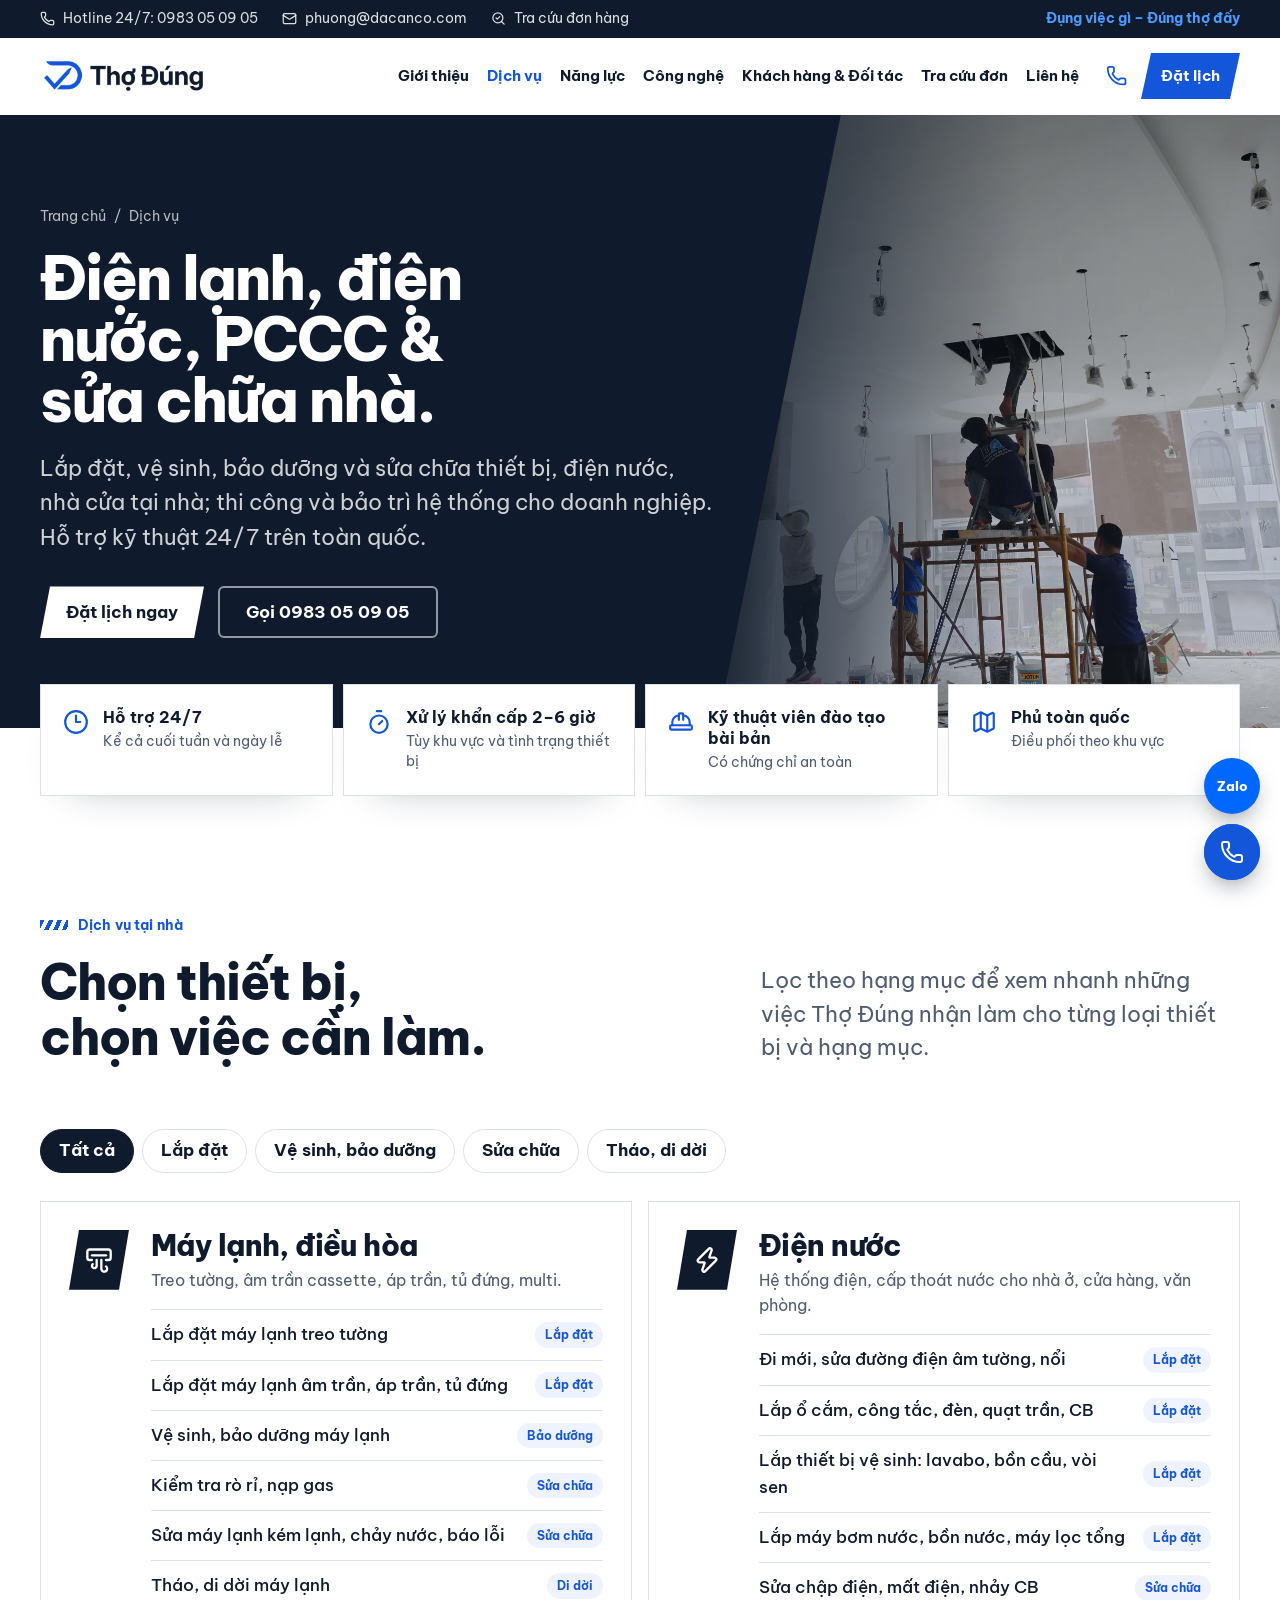
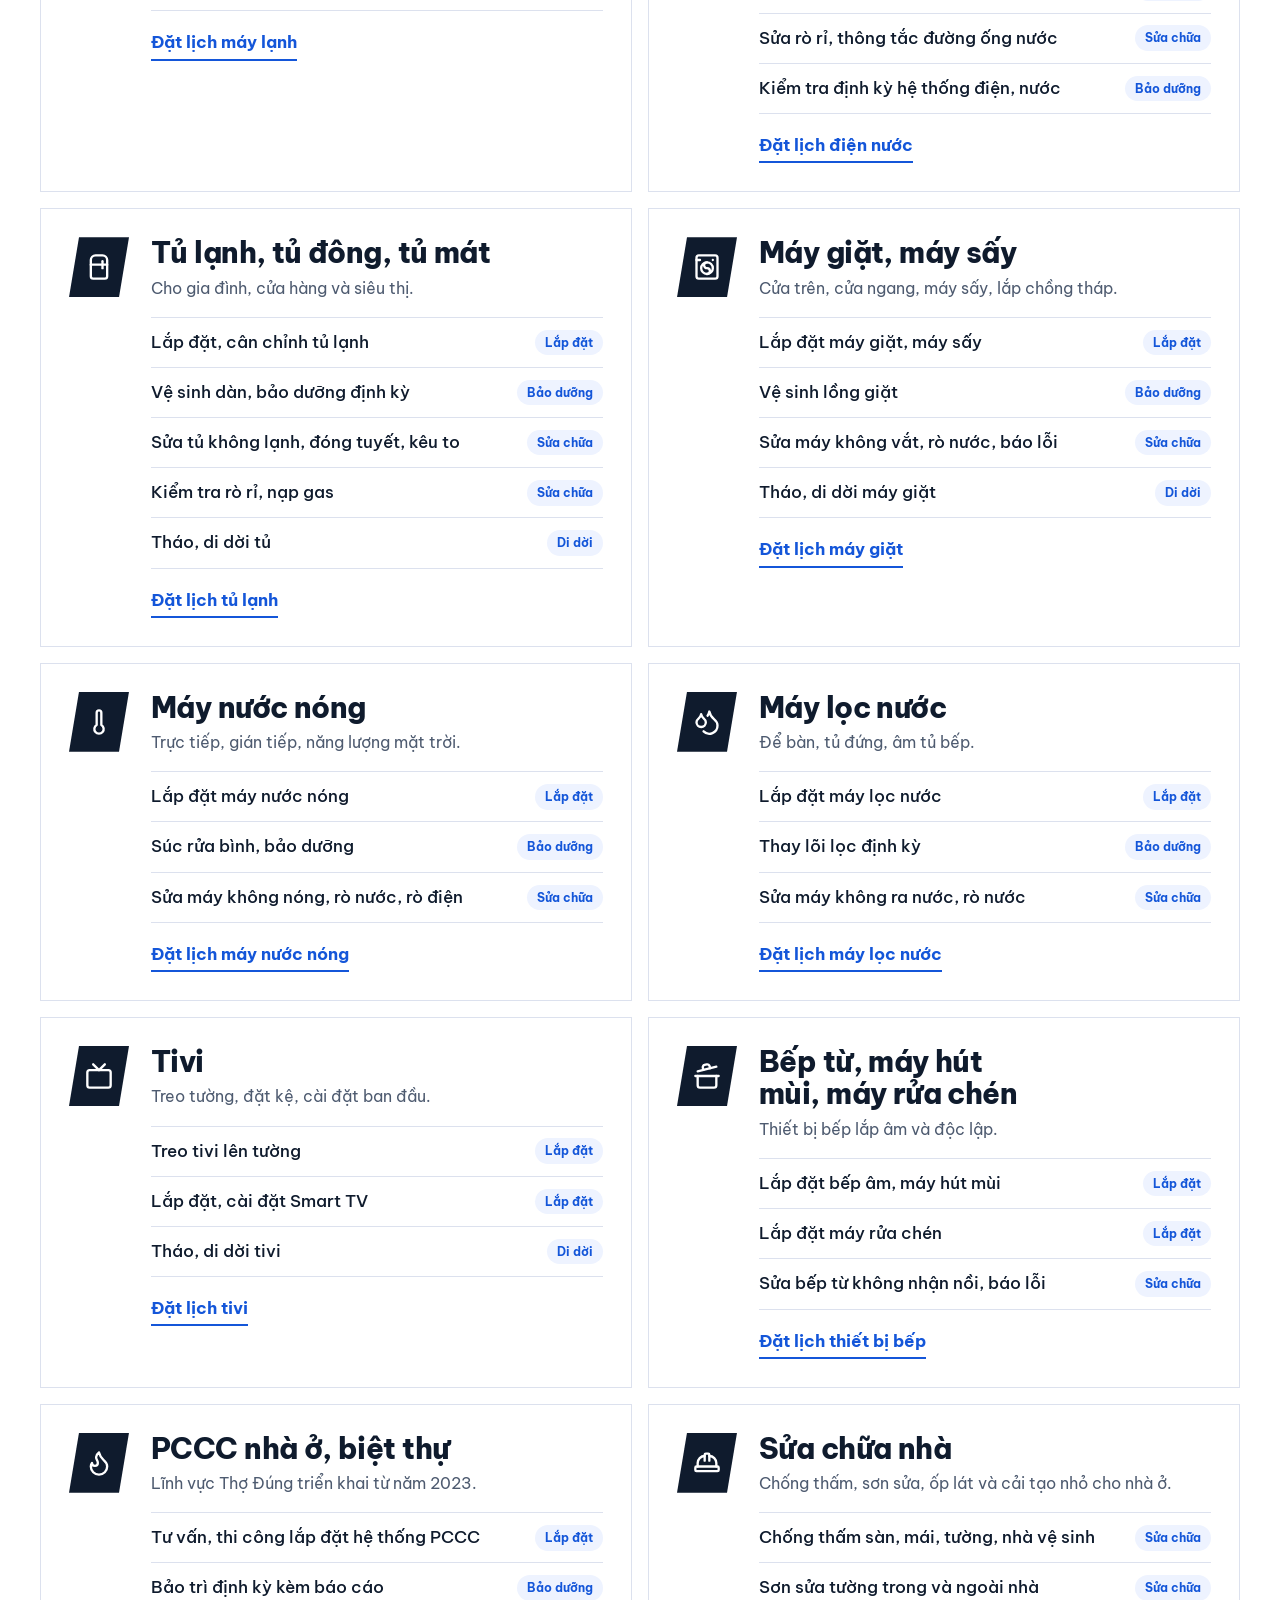
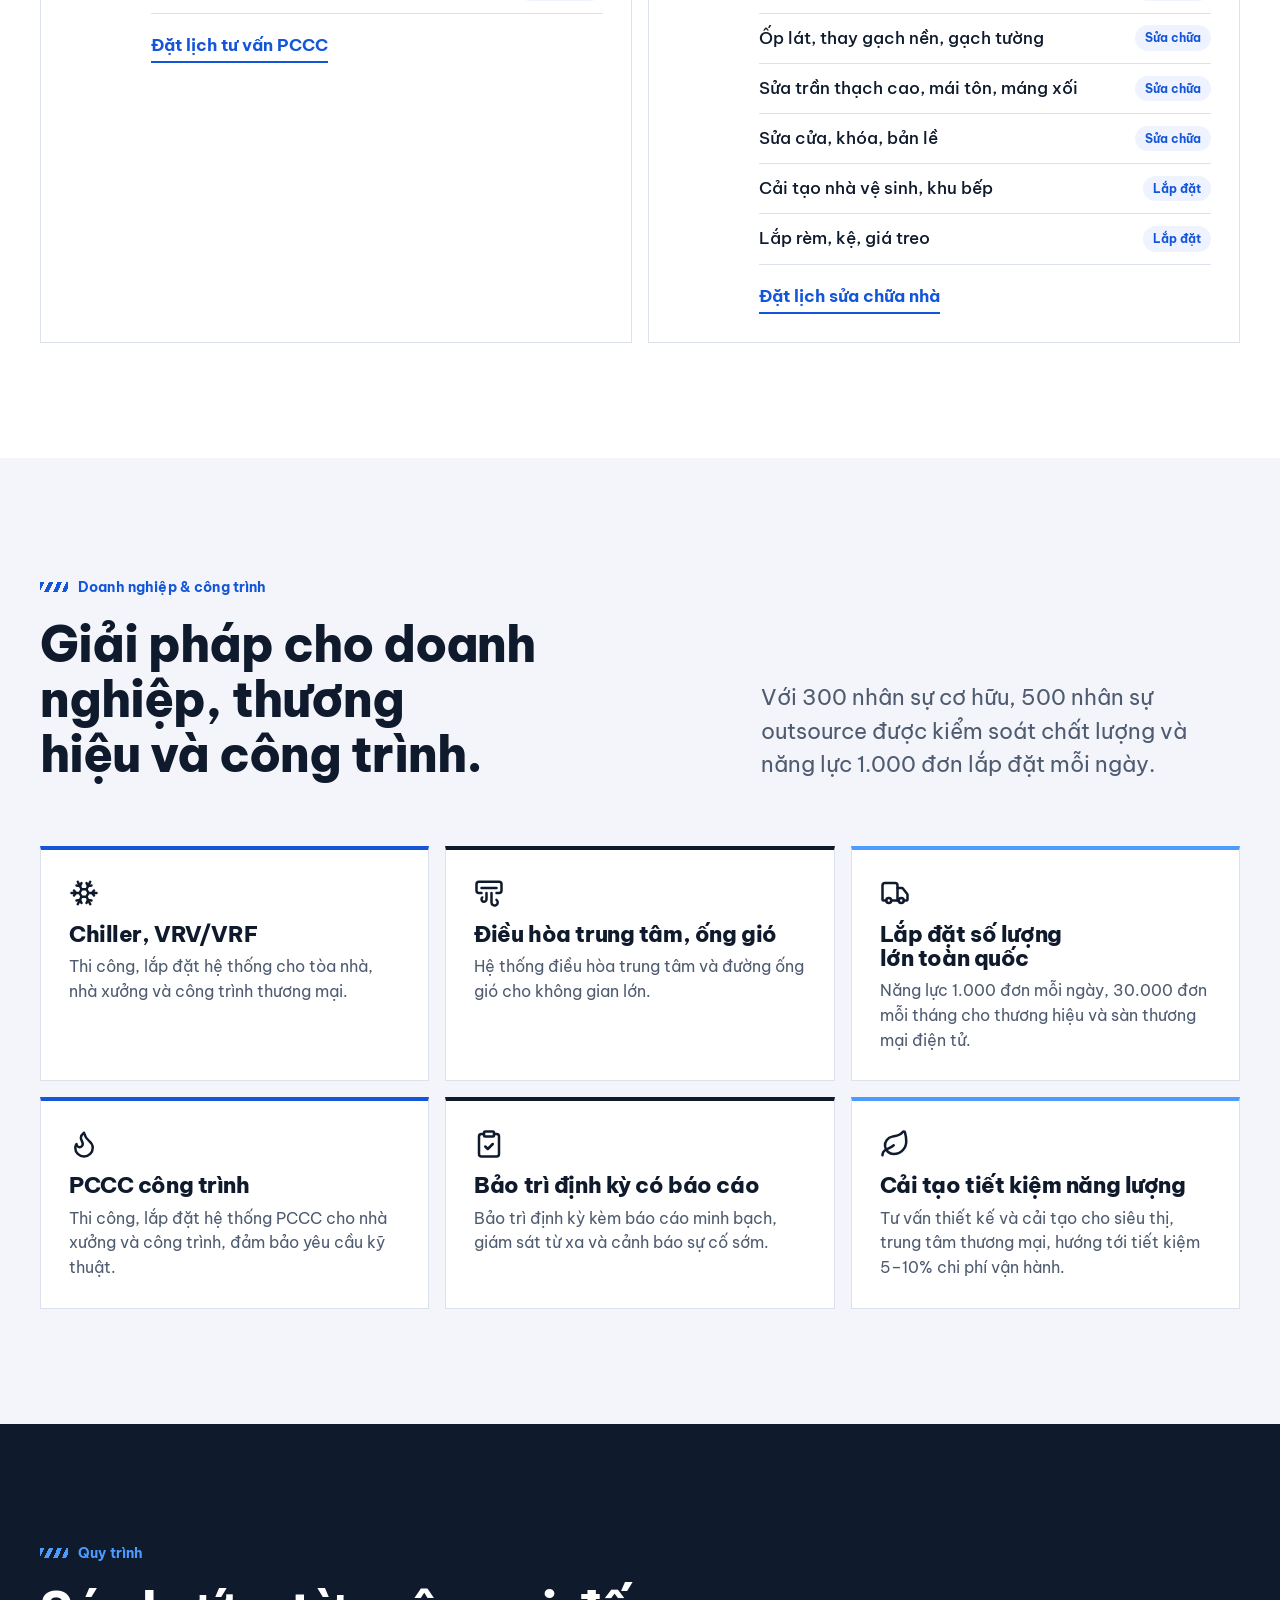
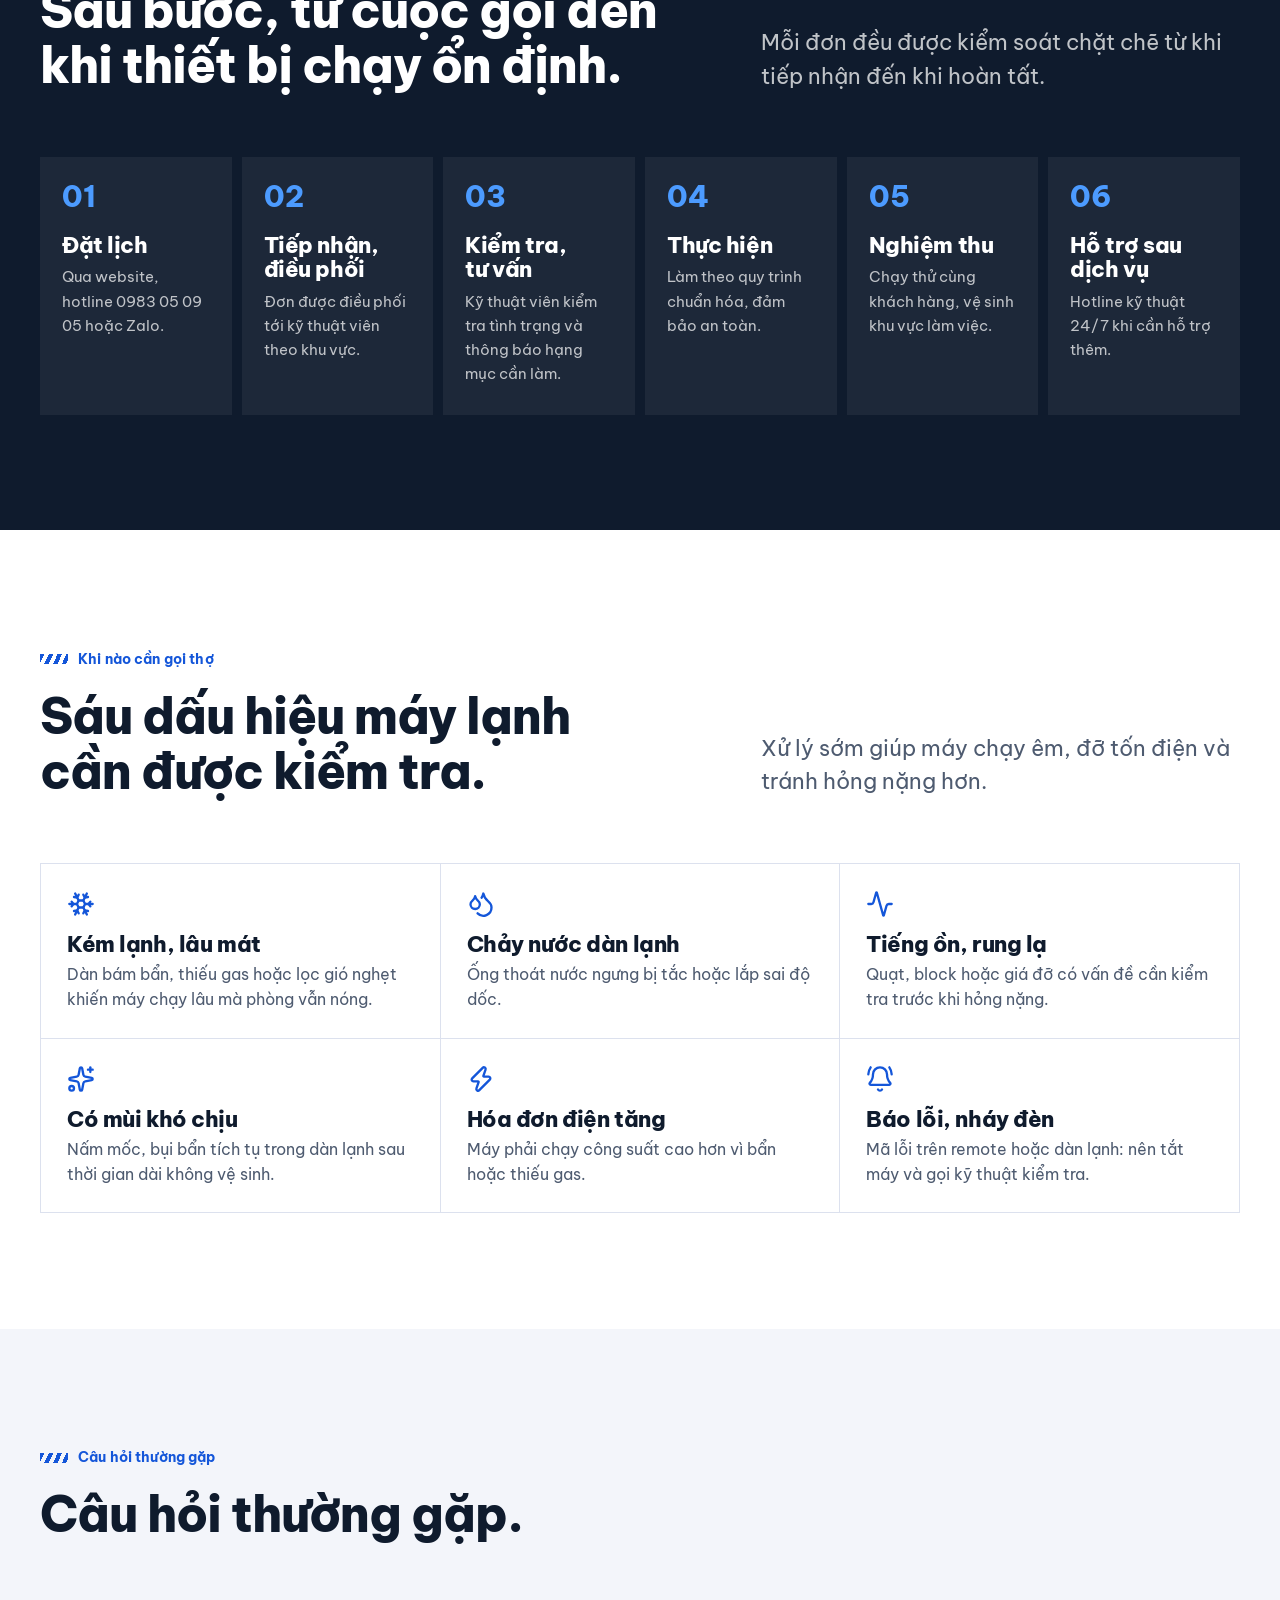
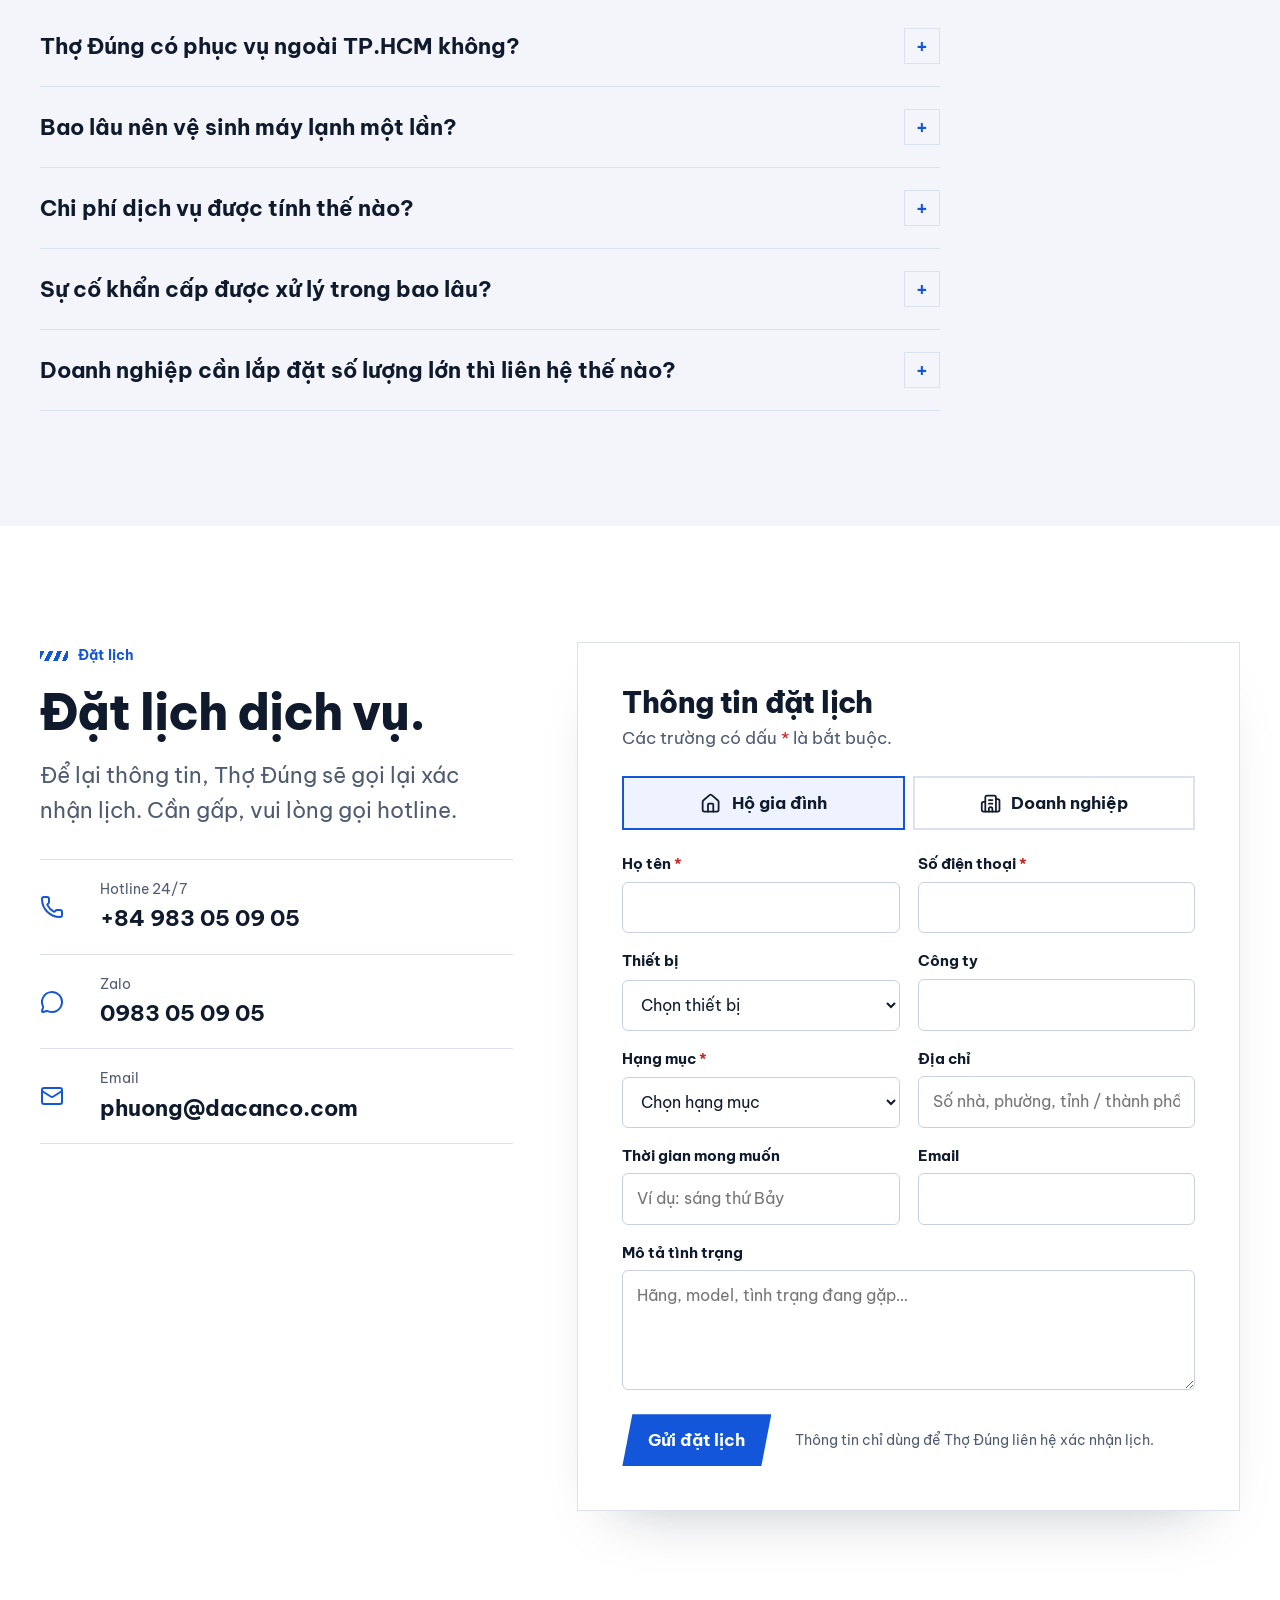
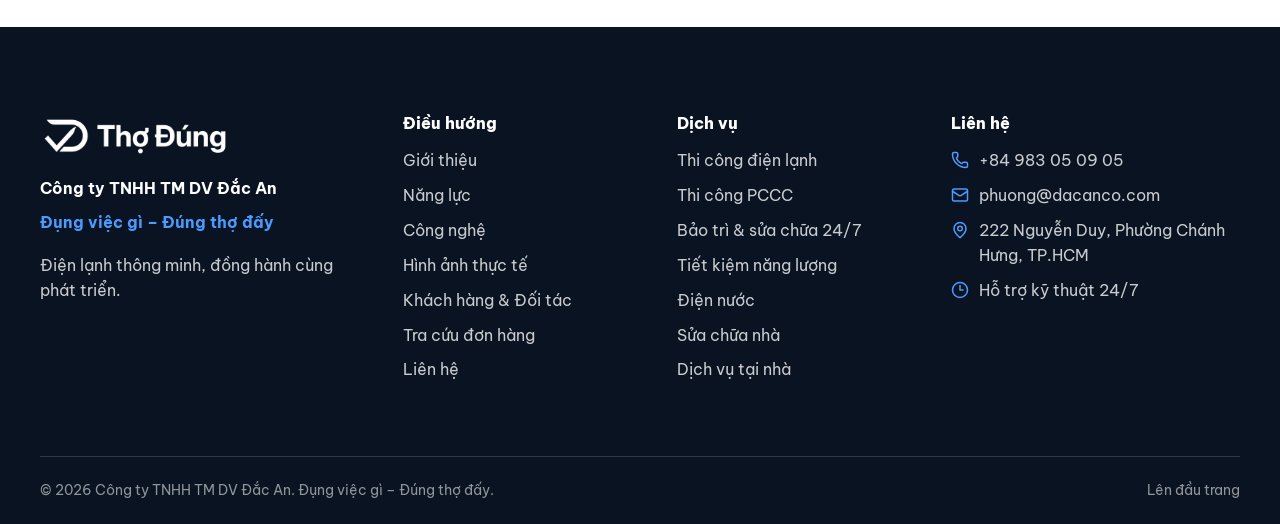
<file: dich-vu/index.html>
<!doctype html>
<html lang="vi">
<head>
<meta charset="utf-8">
<meta name="viewport" content="width=device-width, initial-scale=1">
<title>Dịch vụ điện lạnh, điện nước, PCCC, máy lọc nước, sửa chữa nhà | Thợ Đúng</title>
<meta name="description" content="Dịch vụ lắp đặt, vệ sinh, bảo dưỡng, sửa chữa máy lạnh, tủ lạnh, máy giặt, máy nước nóng, máy lọc nước, điện nước, sửa chữa nhà và PCCC tại nhà; thi công Chiller, VRV/VRF cho doanh nghiệp. Hỗ trợ 24/7 toàn quốc.">
<link rel="canonical" href="https://www.thodung.co/dich-vu/">
<meta name="theme-color" content="#0F1B2D">
<meta property="og:type" content="website">
<meta property="og:locale" content="vi_VN">
<meta property="og:site_name" content="Thợ Đúng">
<meta property="og:title" content="Dịch vụ điện lạnh, điện nước, PCCC, máy lọc nước, sửa chữa nhà | Thợ Đúng">
<meta property="og:description" content="Điện lạnh, điện nước, PCCC, máy lọc nước, sửa chữa nhà. 300 nhân sự cơ hữu, 1.000 đơn lắp đặt mỗi ngày, hỗ trợ 24/7.">
<meta property="og:url" content="https://www.thodung.co/dich-vu/">
<meta property="og:image" content="https://www.thodung.co/assets/img/og-image.jpg?v=20261105">
<meta name="twitter:card" content="summary_large_image">
<link rel="icon" href="/favicon.ico?v=20261105" sizes="any">
<link rel="icon" type="image/png" href="/assets/img/icon-512.png?v=20261105">
<link rel="apple-touch-icon" href="/assets/img/apple-touch-icon.png?v=20261105">
<link rel="manifest" href="/site.webmanifest">
<link rel="preload" href="/assets/fonts/be-vietnam-pro-vietnamese-800-normal.woff2" as="font" type="font/woff2" crossorigin>
<link rel="stylesheet" href="/assets/css/style.css?v=20261105g">
<script type="application/ld+json">
[
 {
  "@context": "https://schema.org",
  "@type": "BreadcrumbList",
  "itemListElement": [
   {
    "@type": "ListItem",
    "position": 1,
    "name": "Trang chủ",
    "item": "https://www.thodung.co/"
   },
   {
    "@type": "ListItem",
    "position": 2,
    "name": "Dịch vụ",
    "item": "https://www.thodung.co/dich-vu/"
   }
  ]
 },
 {
  "@context": "https://schema.org",
  "@type": "FAQPage",
  "mainEntity": [
   {
    "@type": "Question",
    "name": "Thợ Đúng có phục vụ ngoài TP.HCM không?",
    "acceptedAnswer": {
     "@type": "Answer",
     "text": "Có. Thợ Đúng triển khai dịch vụ trên toàn quốc. Bạn gọi hotline 0983 05 09 05 hoặc gửi yêu cầu bên dưới để được xác nhận lịch tại khu vực của mình."
    }
   },
   {
    "@type": "Question",
    "name": "Bao lâu nên vệ sinh máy lạnh một lần?",
    "acceptedAnswer": {
     "@type": "Answer",
     "text": "Với hộ gia đình, khuyến nghị chung là 3–6 tháng một lần. Văn phòng, cửa hàng hoặc nơi nhiều bụi dùng máy liên tục nên vệ sinh thường xuyên hơn. Kỹ thuật viên sẽ tư vấn lịch phù hợp sau khi kiểm tra."
    }
   },
   {
    "@type": "Question",
    "name": "Chi phí dịch vụ được tính thế nào?",
    "acceptedAnswer": {
     "@type": "Answer",
     "text": "Chi phí tùy loại thiết bị, tình trạng thực tế và vật tư cần dùng. Kỹ thuật viên kiểm tra và thông báo hạng mục cần làm trước khi thực hiện."
    }
   },
   {
    "@type": "Question",
    "name": "Sự cố khẩn cấp được xử lý trong bao lâu?",
    "acceptedAnswer": {
     "@type": "Answer",
     "text": "Thợ Đúng hỗ trợ 24/7 và cam kết xử lý sự cố khẩn cấp trong 2–6 giờ, tùy khu vực và tình trạng hệ thống."
    }
   },
   {
    "@type": "Question",
    "name": "Doanh nghiệp cần lắp đặt số lượng lớn thì liên hệ thế nào?",
    "acceptedAnswer": {
     "@type": "Answer",
     "text": "Chọn \"Doanh nghiệp\" trong form bên dưới hoặc email phuong@dacanco.com. Với năng lực 1.000 đơn lắp đặt mỗi ngày, Thợ Đúng có thể tham gia các chương trình lắp đặt trên toàn quốc cho thương hiệu và sàn thương mại điện tử."
    }
   }
  ]
 }
]
</script>
</head>
<body>
<a class="skip" href="#main">Bỏ qua, đến nội dung chính</a>

<div class="topbar">
  <div class="wrap">
    <div class="topbar__group">
      <a href="tel:+84983050905"><svg class="ic" aria-hidden="true"><use href="/assets/img/icons.svg#i-phone"/></svg>Hotline 24/7: 0983 05 09 05</a>
      <a href="mailto:phuong@dacanco.com"><svg class="ic" aria-hidden="true"><use href="/assets/img/icons.svg#i-mail"/></svg>phuong@dacanco.com</a>
      <a href="/tra-cuu/"><svg class="ic" aria-hidden="true"><use href="/assets/img/icons.svg#i-search-check"/></svg>Tra cứu đơn hàng</a>
    </div>
    <span class="topbar__slogan">Đụng việc gì – Đúng thợ đấy</span>
  </div>
</div>

<header class="header" id="top">
  <div class="wrap">
    <a class="brand" href="/" aria-label="Thợ Đúng, về trang chủ">
      <img src="/assets/img/logos/thodung.png" alt="Thợ Đúng" width="520" height="118">
    </a>
    <nav class="nav" aria-label="Điều hướng chính">
      <ul>
        <li><a href="/#gioi-thieu">Giới thiệu</a></li>
        <li><a href="/dich-vu/" aria-current="page">Dịch vụ</a></li>
        <li><a href="/#nang-luc">Năng lực</a></li>
        <li><a href="/#cong-nghe">Công nghệ</a></li>
        <li><a href="/#doi-tac">Khách hàng &amp; Đối tác</a></li>
        <li><a href="/tra-cuu/">Tra cứu đơn</a></li>
        <li><a href="/#lien-he">Liên hệ</a></li>
      </ul>
    </nav>
    <div class="header__cta">
      <a class="header__phone" href="tel:+84983050905" aria-label="Gọi 0983 05 09 05"><svg class="ic" aria-hidden="true"><use href="/assets/img/icons.svg#i-phone"/></svg><span>0983 05 09 05</span></a>
      <a class="btn" href="#dat-lich">Đặt lịch</a>
    </div>
    <button class="menu-toggle" type="button" aria-expanded="false" aria-controls="drawer" aria-label="Mở menu"><svg class="ic" aria-hidden="true"><use href="/assets/img/icons.svg#i-menu"/></svg></button>
  </div>
</header>

<div class="drawer" id="drawer" aria-hidden="true">
  <div class="drawer__scrim" data-close></div>
  <div class="drawer__panel" role="dialog" aria-modal="true" aria-label="Menu">
    <div class="drawer__top">
      <img src="/assets/img/logos/thodung.png" alt="Thợ Đúng" width="520" height="118" style="height:40px;width:auto">
      <button class="menu-toggle" type="button" data-close aria-label="Đóng menu" style="display:inline-flex;margin:0"><svg class="ic" aria-hidden="true"><use href="/assets/img/icons.svg#i-x"/></svg></button>
    </div>
    <nav aria-label="Menu di động">
      <a href="/#gioi-thieu" data-close>Giới thiệu</a>
      <a href="/dich-vu/">Dịch vụ</a>
      <a href="/#nang-luc" data-close>Năng lực vận hành</a>
      <a href="/#cong-nghe" data-close>Công nghệ</a>
      <a href="/#thuc-te" data-close>Hình ảnh thực tế</a>
      <a href="/#doi-tac" data-close>Khách hàng &amp; Đối tác</a>
      <a href="/#hanh-trinh" data-close>Hành trình</a>
      <a href="/tra-cuu/">Tra cứu đơn hàng</a>
      <a href="/#lien-he" data-close>Liên hệ</a>
    </nav>
    <div class="drawer__actions">
      <a class="btn" href="#dat-lich" data-close>Đặt lịch</a>
      <a class="btn btn--ghost" href="tel:+84983050905">Gọi 0983 05 09 05</a>
    </div>
  </div>
</div>

<main id="main">

<section class="page-hero" aria-labelledby="dv-title">
  <div class="wrap">
    <div>
      <nav class="crumbs" aria-label="Breadcrumb"><a href="/">Trang chủ</a><span aria-hidden="true">/</span><span aria-current="page">Dịch vụ</span></nav>
      <h1 id="dv-title">Điện lạnh, điện nước, PCCC &amp; sửa chữa nhà.</h1>
      <p>Lắp đặt, vệ sinh, bảo dưỡng và sửa chữa thiết bị, điện nước, nhà cửa tại nhà; thi công và bảo trì hệ thống cho doanh nghiệp. Hỗ trợ kỹ thuật 24/7 trên toàn quốc.</p>
      <div class="hero__actions">
        <a class="btn btn--light" href="#dat-lich">Đặt lịch ngay</a>
        <a class="btn btn--outline-light" href="tel:+84983050905">Gọi 0983 05 09 05</a>
      </div>
    </div>
  </div>
</section>

<div class="wrap">
  <div class="promise">
    <div><svg class="ic" aria-hidden="true"><use href="/assets/img/icons.svg#i-clock-3"/></svg><p><b>Hỗ trợ 24/7</b><span>Kể cả cuối tuần và ngày lễ</span></p></div>
    <div><svg class="ic" aria-hidden="true"><use href="/assets/img/icons.svg#i-timer"/></svg><p><b>Xử lý khẩn cấp 2–6 giờ</b><span>Tùy khu vực và tình trạng thiết bị</span></p></div>
    <div><svg class="ic" aria-hidden="true"><use href="/assets/img/icons.svg#i-hard-hat"/></svg><p><b>Kỹ thuật viên đào tạo bài bản</b><span>Có chứng chỉ an toàn</span></p></div>
    <div><svg class="ic" aria-hidden="true"><use href="/assets/img/icons.svg#i-map"/></svg><p><b>Phủ toàn quốc</b><span>Điều phối theo khu vực</span></p></div>
  </div>
</div>

<!-- CATALOG -->
<section class="section" id="danh-muc" aria-labelledby="cat-title">
  <div class="wrap">
    <div class="section-head">
      <div>
        <p class="kicker">Dịch vụ tại nhà</p>
        <h2 id="cat-title">Chọn thiết bị, chọn việc cần làm.</h2>
      </div>
      <p>Lọc theo hạng mục để xem nhanh những việc Thợ Đúng nhận làm cho từng loại thiết bị và hạng mục.</p>
    </div>

    <div class="filters" data-filter-bar role="group" aria-label="Lọc theo hạng mục">
      <button type="button" data-filter="all" aria-pressed="true">Tất cả</button>
      <button type="button" data-filter="lap-dat" aria-pressed="false">Lắp đặt</button>
      <button type="button" data-filter="bao-duong" aria-pressed="false">Vệ sinh, bảo dưỡng</button>
      <button type="button" data-filter="sua-chua" aria-pressed="false">Sửa chữa</button>
      <button type="button" data-filter="di-doi" aria-pressed="false">Tháo, di dời</button>
    </div>

    <div class="catalog">
      <article class="cat" id="may-lanh">
        <span class="cat__icon"><svg class="ic" aria-hidden="true"><use href="/assets/img/icons.svg#i-air-vent"/></svg></span>
        <div>
          <h3>Máy lạnh, điều hòa</h3>
          <p class="cat__desc">Treo tường, âm trần cassette, áp trần, tủ đứng, multi.</p>
          <ul class="cat__jobs">
            <li data-type="lap-dat">Lắp đặt máy lạnh treo tường<span class="type">Lắp đặt</span></li>
            <li data-type="lap-dat">Lắp đặt máy lạnh âm trần, áp trần, tủ đứng<span class="type">Lắp đặt</span></li>
            <li data-type="bao-duong">Vệ sinh, bảo dưỡng máy lạnh<span class="type">Bảo dưỡng</span></li>
            <li data-type="sua-chua">Kiểm tra rò rỉ, nạp gas<span class="type">Sửa chữa</span></li>
            <li data-type="sua-chua">Sửa máy lạnh kém lạnh, chảy nước, báo lỗi<span class="type">Sửa chữa</span></li>
            <li data-type="di-doi">Tháo, di dời máy lạnh<span class="type">Di dời</span></li>
          </ul>
          <a class="link cat__book" href="#dat-lich" data-book="Máy lạnh, điều hòa">Đặt lịch máy lạnh</a>
        </div>
      </article>

      <article class="cat" id="dien-nuoc">
        <span class="cat__icon"><svg class="ic" aria-hidden="true"><use href="/assets/img/icons.svg#i-zap"/></svg></span>
        <div>
          <h3>Điện nước</h3>
          <p class="cat__desc">Hệ thống điện, cấp thoát nước cho nhà ở, cửa hàng, văn phòng.</p>
          <ul class="cat__jobs">
            <li data-type="lap-dat">Đi mới, sửa đường điện âm tường, nổi<span class="type">Lắp đặt</span></li>
            <li data-type="lap-dat">Lắp ổ cắm, công tắc, đèn, quạt trần, CB<span class="type">Lắp đặt</span></li>
            <li data-type="lap-dat">Lắp thiết bị vệ sinh: lavabo, bồn cầu, vòi sen<span class="type">Lắp đặt</span></li>
            <li data-type="lap-dat">Lắp máy bơm nước, bồn nước, máy lọc tổng<span class="type">Lắp đặt</span></li>
            <li data-type="sua-chua">Sửa chập điện, mất điện, nhảy CB<span class="type">Sửa chữa</span></li>
            <li data-type="sua-chua">Sửa rò rỉ, thông tắc đường ống nước<span class="type">Sửa chữa</span></li>
            <li data-type="bao-duong">Kiểm tra định kỳ hệ thống điện, nước<span class="type">Bảo dưỡng</span></li>
          </ul>
          <a class="link cat__book" href="#dat-lich" data-book="Điện nước">Đặt lịch điện nước</a>
        </div>
      </article>

      <article class="cat" id="tu-lanh">
        <span class="cat__icon"><svg class="ic" aria-hidden="true"><use href="/assets/img/icons.svg#i-refrigerator"/></svg></span>
        <div>
          <h3>Tủ lạnh, tủ đông, tủ mát</h3>
          <p class="cat__desc">Cho gia đình, cửa hàng và siêu thị.</p>
          <ul class="cat__jobs">
            <li data-type="lap-dat">Lắp đặt, cân chỉnh tủ lạnh<span class="type">Lắp đặt</span></li>
            <li data-type="bao-duong">Vệ sinh dàn, bảo dưỡng định kỳ<span class="type">Bảo dưỡng</span></li>
            <li data-type="sua-chua">Sửa tủ không lạnh, đóng tuyết, kêu to<span class="type">Sửa chữa</span></li>
            <li data-type="sua-chua">Kiểm tra rò rỉ, nạp gas<span class="type">Sửa chữa</span></li>
            <li data-type="di-doi">Tháo, di dời tủ<span class="type">Di dời</span></li>
          </ul>
          <a class="link cat__book" href="#dat-lich" data-book="Tủ lạnh, tủ đông, tủ mát">Đặt lịch tủ lạnh</a>
        </div>
      </article>

      <article class="cat" id="may-giat">
        <span class="cat__icon"><svg class="ic" aria-hidden="true"><use href="/assets/img/icons.svg#i-washing-machine"/></svg></span>
        <div>
          <h3>Máy giặt, máy sấy</h3>
          <p class="cat__desc">Cửa trên, cửa ngang, máy sấy, lắp chồng tháp.</p>
          <ul class="cat__jobs">
            <li data-type="lap-dat">Lắp đặt máy giặt, máy sấy<span class="type">Lắp đặt</span></li>
            <li data-type="bao-duong">Vệ sinh lồng giặt<span class="type">Bảo dưỡng</span></li>
            <li data-type="sua-chua">Sửa máy không vắt, rò nước, báo lỗi<span class="type">Sửa chữa</span></li>
            <li data-type="di-doi">Tháo, di dời máy giặt<span class="type">Di dời</span></li>
          </ul>
          <a class="link cat__book" href="#dat-lich" data-book="Máy giặt, máy sấy">Đặt lịch máy giặt</a>
        </div>
      </article>

      <article class="cat" id="may-nuoc-nong">
        <span class="cat__icon"><svg class="ic" aria-hidden="true"><use href="/assets/img/icons.svg#i-thermometer"/></svg></span>
        <div>
          <h3>Máy nước nóng</h3>
          <p class="cat__desc">Trực tiếp, gián tiếp, năng lượng mặt trời.</p>
          <ul class="cat__jobs">
            <li data-type="lap-dat">Lắp đặt máy nước nóng<span class="type">Lắp đặt</span></li>
            <li data-type="bao-duong">Súc rửa bình, bảo dưỡng<span class="type">Bảo dưỡng</span></li>
            <li data-type="sua-chua">Sửa máy không nóng, rò nước, rò điện<span class="type">Sửa chữa</span></li>
          </ul>
          <a class="link cat__book" href="#dat-lich" data-book="Máy nước nóng">Đặt lịch máy nước nóng</a>
        </div>
      </article>

      <article class="cat" id="may-loc-nuoc">
        <span class="cat__icon"><svg class="ic" aria-hidden="true"><use href="/assets/img/icons.svg#i-droplets"/></svg></span>
        <div>
          <h3>Máy lọc nước</h3>
          <p class="cat__desc">Để bàn, tủ đứng, âm tủ bếp.</p>
          <ul class="cat__jobs">
            <li data-type="lap-dat">Lắp đặt máy lọc nước<span class="type">Lắp đặt</span></li>
            <li data-type="bao-duong">Thay lõi lọc định kỳ<span class="type">Bảo dưỡng</span></li>
            <li data-type="sua-chua">Sửa máy không ra nước, rò nước<span class="type">Sửa chữa</span></li>
          </ul>
          <a class="link cat__book" href="#dat-lich" data-book="Máy lọc nước">Đặt lịch máy lọc nước</a>
        </div>
      </article>

      <article class="cat" id="tivi">
        <span class="cat__icon"><svg class="ic" aria-hidden="true"><use href="/assets/img/icons.svg#i-tv"/></svg></span>
        <div>
          <h3>Tivi</h3>
          <p class="cat__desc">Treo tường, đặt kệ, cài đặt ban đầu.</p>
          <ul class="cat__jobs">
            <li data-type="lap-dat">Treo tivi lên tường<span class="type">Lắp đặt</span></li>
            <li data-type="lap-dat">Lắp đặt, cài đặt Smart TV<span class="type">Lắp đặt</span></li>
            <li data-type="di-doi">Tháo, di dời tivi<span class="type">Di dời</span></li>
          </ul>
          <a class="link cat__book" href="#dat-lich" data-book="Tivi">Đặt lịch tivi</a>
        </div>
      </article>

      <article class="cat" id="bep">
        <span class="cat__icon"><svg class="ic" aria-hidden="true"><use href="/assets/img/icons.svg#i-cooking-pot"/></svg></span>
        <div>
          <h3>Bếp từ, máy hút mùi, máy rửa chén</h3>
          <p class="cat__desc">Thiết bị bếp lắp âm và độc lập.</p>
          <ul class="cat__jobs">
            <li data-type="lap-dat">Lắp đặt bếp âm, máy hút mùi<span class="type">Lắp đặt</span></li>
            <li data-type="lap-dat">Lắp đặt máy rửa chén<span class="type">Lắp đặt</span></li>
            <li data-type="sua-chua">Sửa bếp từ không nhận nồi, báo lỗi<span class="type">Sửa chữa</span></li>
          </ul>
          <a class="link cat__book" href="#dat-lich" data-book="Bếp từ, máy hút mùi, máy rửa chén">Đặt lịch thiết bị bếp</a>
        </div>
      </article>

      <article class="cat" id="pccc">
        <span class="cat__icon"><svg class="ic" aria-hidden="true"><use href="/assets/img/icons.svg#i-flame"/></svg></span>
        <div>
          <h3>PCCC nhà ở, biệt thự</h3>
          <p class="cat__desc">Lĩnh vực Thợ Đúng triển khai từ năm 2023.</p>
          <ul class="cat__jobs">
            <li data-type="lap-dat">Tư vấn, thi công lắp đặt hệ thống PCCC<span class="type">Lắp đặt</span></li>
            <li data-type="bao-duong">Bảo trì định kỳ kèm báo cáo<span class="type">Bảo dưỡng</span></li>
          </ul>
          <a class="link cat__book" href="#dat-lich" data-book="PCCC">Đặt lịch tư vấn PCCC</a>
        </div>
      </article>

      <article class="cat" id="sua-chua-nha">
        <span class="cat__icon"><svg class="ic" aria-hidden="true"><use href="/assets/img/icons.svg#i-hard-hat"/></svg></span>
        <div>
          <h3>Sửa chữa nhà</h3>
          <p class="cat__desc">Chống thấm, sơn sửa, ốp lát và cải tạo nhỏ cho nhà ở.</p>
          <ul class="cat__jobs">
            <li data-type="sua-chua">Chống thấm sàn, mái, tường, nhà vệ sinh<span class="type">Sửa chữa</span></li>
            <li data-type="sua-chua">Sơn sửa tường trong và ngoài nhà<span class="type">Sửa chữa</span></li>
            <li data-type="sua-chua">Ốp lát, thay gạch nền, gạch tường<span class="type">Sửa chữa</span></li>
            <li data-type="sua-chua">Sửa trần thạch cao, mái tôn, máng xối<span class="type">Sửa chữa</span></li>
            <li data-type="sua-chua">Sửa cửa, khóa, bản lề<span class="type">Sửa chữa</span></li>
            <li data-type="lap-dat">Cải tạo nhà vệ sinh, khu bếp<span class="type">Lắp đặt</span></li>
            <li data-type="lap-dat">Lắp rèm, kệ, giá treo<span class="type">Lắp đặt</span></li>
          </ul>
          <a class="link cat__book" href="#dat-lich" data-book="Sửa chữa nhà">Đặt lịch sửa chữa nhà</a>
        </div>
      </article>
    </div>
  </div>
</section>

<!-- B2B -->
<section class="section section--paper" id="doanh-nghiep" aria-labelledby="b2b-title">
  <div class="wrap">
    <div class="section-head">
      <div>
        <p class="kicker">Doanh nghiệp &amp; công trình</p>
        <h2 id="b2b-title">Giải pháp cho doanh nghiệp, thương hiệu và công trình.</h2>
      </div>
      <p>Với 300 nhân sự cơ hữu, 500 nhân sự outsource được kiểm soát chất lượng và năng lực 1.000 đơn lắp đặt mỗi ngày.</p>
    </div>
    <div class="b2b">
      <div class="b2b__item"><svg class="ic" aria-hidden="true"><use href="/assets/img/icons.svg#i-snowflake"/></svg><h3>Chiller, VRV/VRF</h3><p>Thi công, lắp đặt hệ thống cho tòa nhà, nhà xưởng và công trình thương mại.</p></div>
      <div class="b2b__item"><svg class="ic" aria-hidden="true"><use href="/assets/img/icons.svg#i-air-vent"/></svg><h3>Điều hòa trung tâm, ống gió</h3><p>Hệ thống điều hòa trung tâm và đường ống gió cho không gian lớn.</p></div>
      <div class="b2b__item"><svg class="ic" aria-hidden="true"><use href="/assets/img/icons.svg#i-truck"/></svg><h3>Lắp đặt số lượng lớn toàn quốc</h3><p>Năng lực 1.000 đơn mỗi ngày, 30.000 đơn mỗi tháng cho thương hiệu và sàn thương mại điện tử.</p></div>
      <div class="b2b__item"><svg class="ic" aria-hidden="true"><use href="/assets/img/icons.svg#i-flame"/></svg><h3>PCCC công trình</h3><p>Thi công, lắp đặt hệ thống PCCC cho nhà xưởng và công trình, đảm bảo yêu cầu kỹ thuật.</p></div>
      <div class="b2b__item"><svg class="ic" aria-hidden="true"><use href="/assets/img/icons.svg#i-clipboard-check"/></svg><h3>Bảo trì định kỳ có báo cáo</h3><p>Bảo trì định kỳ kèm báo cáo minh bạch, giám sát từ xa và cảnh báo sự cố sớm.</p></div>
      <div class="b2b__item"><svg class="ic" aria-hidden="true"><use href="/assets/img/icons.svg#i-leaf"/></svg><h3>Cải tạo tiết kiệm năng lượng</h3><p>Tư vấn thiết kế và cải tạo cho siêu thị, trung tâm thương mại, hướng tới tiết kiệm 5–10% chi phí vận hành.</p></div>
    </div>
  </div>
</section>

<!-- PROCESS -->
<section class="section section--navy" id="quy-trinh" aria-labelledby="qt-title">
  <div class="wrap">
    <div class="section-head">
      <div>
        <p class="kicker">Quy trình</p>
        <h2 id="qt-title">Sáu bước, từ cuộc gọi đến khi thiết bị chạy ổn định.</h2>
      </div>
      <p>Mỗi đơn đều được kiểm soát chặt chẽ từ khi tiếp nhận đến khi hoàn tất.</p>
    </div>
    <ol class="steps">
      <li class="step"><h3>Đặt lịch</h3><p>Qua website, hotline 0983 05 09 05 hoặc Zalo.</p></li>
      <li class="step"><h3>Tiếp nhận, điều phối</h3><p>Đơn được điều phối tới kỹ thuật viên theo khu vực.</p></li>
      <li class="step"><h3>Kiểm tra, tư vấn</h3><p>Kỹ thuật viên kiểm tra tình trạng và thông báo hạng mục cần làm.</p></li>
      <li class="step"><h3>Thực hiện</h3><p>Làm theo quy trình chuẩn hóa, đảm bảo an toàn.</p></li>
      <li class="step"><h3>Nghiệm thu</h3><p>Chạy thử cùng khách hàng, vệ sinh khu vực làm việc.</p></li>
      <li class="step"><h3>Hỗ trợ sau dịch vụ</h3><p>Hotline kỹ thuật 24/7 khi cần hỗ trợ thêm.</p></li>
    </ol>
  </div>
</section>

<!-- SIGNS -->
<section class="section" aria-labelledby="sign-title">
  <div class="wrap">
    <div class="section-head">
      <div>
        <p class="kicker">Khi nào cần gọi thợ</p>
        <h2 id="sign-title">Sáu dấu hiệu máy lạnh cần được kiểm tra.</h2>
      </div>
      <p>Xử lý sớm giúp máy chạy êm, đỡ tốn điện và tránh hỏng nặng hơn.</p>
    </div>
    <div class="signs">
      <div class="sign"><svg class="ic" aria-hidden="true"><use href="/assets/img/icons.svg#i-snowflake"/></svg><h3>Kém lạnh, lâu mát</h3><p>Dàn bám bẩn, thiếu gas hoặc lọc gió nghẹt khiến máy chạy lâu mà phòng vẫn nóng.</p></div>
      <div class="sign"><svg class="ic" aria-hidden="true"><use href="/assets/img/icons.svg#i-droplets"/></svg><h3>Chảy nước dàn lạnh</h3><p>Ống thoát nước ngưng bị tắc hoặc lắp sai độ dốc.</p></div>
      <div class="sign"><svg class="ic" aria-hidden="true"><use href="/assets/img/icons.svg#i-activity"/></svg><h3>Tiếng ồn, rung lạ</h3><p>Quạt, block hoặc giá đỡ có vấn đề cần kiểm tra trước khi hỏng nặng.</p></div>
      <div class="sign"><svg class="ic" aria-hidden="true"><use href="/assets/img/icons.svg#i-sparkles"/></svg><h3>Có mùi khó chịu</h3><p>Nấm mốc, bụi bẩn tích tụ trong dàn lạnh sau thời gian dài không vệ sinh.</p></div>
      <div class="sign"><svg class="ic" aria-hidden="true"><use href="/assets/img/icons.svg#i-zap"/></svg><h3>Hóa đơn điện tăng</h3><p>Máy phải chạy công suất cao hơn vì bẩn hoặc thiếu gas.</p></div>
      <div class="sign"><svg class="ic" aria-hidden="true"><use href="/assets/img/icons.svg#i-bell-ring"/></svg><h3>Báo lỗi, nháy đèn</h3><p>Mã lỗi trên remote hoặc dàn lạnh: nên tắt máy và gọi kỹ thuật kiểm tra.</p></div>
    </div>
  </div>
</section>

<!-- FAQ -->
<section class="section section--paper" aria-labelledby="faq-title">
  <div class="wrap">
    <div class="section-head">
      <div>
        <p class="kicker">Câu hỏi thường gặp</p>
        <h2 id="faq-title">Câu hỏi thường gặp.</h2>
      </div>
    </div>
    <div class="faq">
      <details>
        <summary>Thợ Đúng có phục vụ ngoài TP.HCM không?</summary>
        <p>Có. Thợ Đúng triển khai dịch vụ trên toàn quốc. Bạn gọi hotline 0983 05 09 05 hoặc gửi yêu cầu bên dưới để được xác nhận lịch tại khu vực của mình.</p>
      </details>
      <details>
        <summary>Bao lâu nên vệ sinh máy lạnh một lần?</summary>
        <p>Với hộ gia đình, khuyến nghị chung là 3–6 tháng một lần. Văn phòng, cửa hàng hoặc nơi nhiều bụi dùng máy liên tục nên vệ sinh thường xuyên hơn. Kỹ thuật viên sẽ tư vấn lịch phù hợp sau khi kiểm tra.</p>
      </details>
      <details>
        <summary>Chi phí dịch vụ được tính thế nào?</summary>
        <p>Chi phí tùy loại thiết bị, tình trạng thực tế và vật tư cần dùng. Kỹ thuật viên kiểm tra và thông báo hạng mục cần làm trước khi thực hiện.</p>
      </details>
      <details>
        <summary>Sự cố khẩn cấp được xử lý trong bao lâu?</summary>
        <p>Thợ Đúng hỗ trợ 24/7 và cam kết xử lý sự cố khẩn cấp trong 2–6 giờ, tùy khu vực và tình trạng hệ thống.</p>
      </details>
      <details>
        <summary>Doanh nghiệp cần lắp đặt số lượng lớn thì liên hệ thế nào?</summary>
        <p>Chọn "Doanh nghiệp" trong form bên dưới hoặc email phuong@dacanco.com. Với năng lực 1.000 đơn lắp đặt mỗi ngày, Thợ Đúng có thể tham gia các chương trình lắp đặt trên toàn quốc cho thương hiệu và sàn thương mại điện tử.</p>
      </details>
    </div>
  </div>
</section>

<!-- BOOKING -->
<section class="section" id="dat-lich" aria-labelledby="book-title">
  <div class="wrap contact">
    <div class="contact__info">
      <p class="kicker">Đặt lịch</p>
      <h2 id="book-title">Đặt lịch dịch vụ.</h2>
      <p>Để lại thông tin, Thợ Đúng sẽ gọi lại xác nhận lịch. Cần gấp, vui lòng gọi hotline.</p>
      <ul class="info-list">
        <li><svg class="ic" aria-hidden="true"><use href="/assets/img/icons.svg#i-phone"/></svg><div><small>Hotline 24/7</small><a href="tel:+84983050905">+84 983 05 09 05</a></div></li>
        <li><svg class="ic" aria-hidden="true"><use href="/assets/img/icons.svg#i-message-circle"/></svg><div><small>Zalo</small><a href="https://zalo.me/0983050905" target="_blank" rel="noopener">0983 05 09 05</a></div></li>
        <li><svg class="ic" aria-hidden="true"><use href="/assets/img/icons.svg#i-mail"/></svg><div><small>Email</small><a href="mailto:phuong@dacanco.com">phuong@dacanco.com</a></div></li>
      </ul>
    </div>

    <form class="form" data-lead-form novalidate>
      <h3>Thông tin đặt lịch</h3>
      <p>Các trường có dấu <span style="color:#C62828">*</span> là bắt buộc.</p>
      <fieldset class="seg" style="border:0;padding:0;margin-inline:0">
        <legend class="sr-only">Bạn là</legend>
        <input type="radio" name="segment" id="seg-b2c" value="Hộ gia đình" checked>
        <label for="seg-b2c"><svg class="ic" aria-hidden="true"><use href="/assets/img/icons.svg#i-house"/></svg>Hộ gia đình</label>
        <input type="radio" name="segment" id="seg-b2b" value="Doanh nghiệp">
        <label for="seg-b2b"><svg class="ic" aria-hidden="true"><use href="/assets/img/icons.svg#i-building-2"/></svg>Doanh nghiệp</label>
      </fieldset>
      <div class="fields">
        <div class="field"><label for="f-name">Họ tên <span class="req">*</span></label><input id="f-name" name="name" autocomplete="name" required><span class="err" aria-live="polite"></span></div>
        <div class="field"><label for="f-phone">Số điện thoại <span class="req">*</span></label><input id="f-phone" name="phone" type="tel" inputmode="tel" autocomplete="tel" required><span class="err" aria-live="polite"></span></div>
        <div class="field" data-b2c><label for="f-device">Thiết bị</label>
          <select id="f-device" name="device">
            <option value="">Chọn thiết bị</option>
            <option>Máy lạnh, điều hòa</option>
            <option>Tủ lạnh, tủ đông, tủ mát</option>
            <option>Máy giặt, máy sấy</option>
            <option>Máy nước nóng</option>
            <option>Máy lọc nước</option>
            <option>Tivi</option>
            <option>Bếp từ, máy hút mùi, máy rửa chén</option>
            <option>Điện nước</option>
            <option>Sửa chữa nhà</option>
            <option>PCCC</option>
            <option>Khác</option>
          </select></div>
        <div class="field" data-b2b><label for="f-company">Công ty</label><input id="f-company" name="company" autocomplete="organization"></div>
        <div class="field"><label for="f-need">Hạng mục <span class="req">*</span></label>
          <select id="f-need" name="need" required>
            <option value="">Chọn hạng mục</option>
            <option>Lắp đặt</option>
            <option>Vệ sinh, bảo dưỡng</option>
            <option>Sửa chữa</option>
            <option>Tháo, di dời</option>
            <option>Thi công hệ thống / dự án</option>
          </select><span class="err" aria-live="polite"></span></div>
        <div class="field"><label for="f-area">Địa chỉ</label><input id="f-area" name="area" placeholder="Số nhà, phường, tỉnh / thành phố" autocomplete="street-address"></div>
        <div class="field"><label for="f-time">Thời gian mong muốn</label><input id="f-time" name="time" placeholder="Ví dụ: sáng thứ Bảy"></div>
        <div class="field"><label for="f-email">Email</label><input id="f-email" name="email" type="email" autocomplete="email"><span class="err" aria-live="polite"></span></div>
        <div class="field field--full"><label for="f-msg">Mô tả tình trạng</label><textarea id="f-msg" name="message" placeholder="Hãng, model, tình trạng đang gặp…"></textarea></div>
        <div class="hp" aria-hidden="true"><label for="f-web">Website</label><input id="f-web" name="website" tabindex="-1" autocomplete="off"></div>
      </div>
      <div class="form__foot">
        <button class="btn" type="submit">Gửi đặt lịch</button>
        <small>Thông tin chỉ dùng để Thợ Đúng liên hệ xác nhận lịch.</small>
      </div>
      <div class="form__status" role="status" aria-live="polite"></div>
    </form>
  </div>
</section>

</main>


<footer class="footer">
  <div class="wrap">
    <div class="footer__grid">
      <div class="footer__brand">
        <img src="/assets/img/logos/thodung-light.webp" alt="Thợ Đúng" width="520" height="118" loading="lazy">
        <p class="company">Công ty TNHH TM DV Đắc An</p>
        <p class="slogan">Đụng việc gì – Đúng thợ đấy</p>
        <p>Điện lạnh thông minh, đồng hành cùng phát triển.</p>
      </div>
      <div>
        <h4>Điều hướng</h4>
        <ul>
          <li><a href="/#gioi-thieu">Giới thiệu</a></li>
          <li><a href="/#nang-luc">Năng lực</a></li>
          <li><a href="/#cong-nghe">Công nghệ</a></li>
          <li><a href="/#thuc-te">Hình ảnh thực tế</a></li>
          <li><a href="/#doi-tac">Khách hàng &amp; Đối tác</a></li>
          <li><a href="/tra-cuu/">Tra cứu đơn hàng</a></li>
          <li><a href="/#lien-he">Liên hệ</a></li>
        </ul>
      </div>
      <div>
        <h4>Dịch vụ</h4>
        <ul>
          <li><a href="/#dich-vu">Thi công điện lạnh</a></li>
          <li><a href="/#dich-vu">Thi công PCCC</a></li>
          <li><a href="/#dich-vu">Bảo trì &amp; sửa chữa 24/7</a></li>
          <li><a href="/#dich-vu">Tiết kiệm năng lượng</a></li>
          <li><a href="/dich-vu/#dien-nuoc">Điện nước</a></li>
          <li><a href="/dich-vu/#sua-chua-nha">Sửa chữa nhà</a></li>
          <li><a href="/dich-vu/">Dịch vụ tại nhà</a></li>
        </ul>
      </div>
      <div>
        <h4>Liên hệ</h4>
        <ul>
          <li class="contact-row"><svg class="ic" aria-hidden="true"><use href="/assets/img/icons.svg#i-phone"/></svg><a href="tel:+84983050905">+84 983 05 09 05</a></li>
          <li class="contact-row"><svg class="ic" aria-hidden="true"><use href="/assets/img/icons.svg#i-mail"/></svg><a href="mailto:phuong@dacanco.com">phuong@dacanco.com</a></li>
          <li class="contact-row"><svg class="ic" aria-hidden="true"><use href="/assets/img/icons.svg#i-map-pin"/></svg><span>222 Nguyễn Duy, Phường Chánh Hưng, TP.HCM</span></li>
          <li class="contact-row"><svg class="ic" aria-hidden="true"><use href="/assets/img/icons.svg#i-clock-3"/></svg><span>Hỗ trợ kỹ thuật 24/7</span></li>
        </ul>
      </div>
    </div>
    <div class="footer__bottom">
      <span>© <span data-year>2026</span> Công ty TNHH TM DV Đắc An. Đụng việc gì – Đúng thợ đấy.</span>
      <a href="#top">Lên đầu trang</a>
    </div>
  </div>
</footer>

<div class="fab">
  <a class="fab--zalo" href="https://zalo.me/0983050905" target="_blank" rel="noopener" aria-label="Nhắn Zalo 0983 05 09 05">Zalo</a>
  <a class="fab--call" href="tel:+84983050905" aria-label="Gọi 0983 05 09 05"><svg class="ic" aria-hidden="true"><use href="/assets/img/icons.svg#i-phone"/></svg></a>
</div>
<nav class="actionbar" aria-label="Liên hệ nhanh">
  <a href="tel:+84983050905"><svg class="ic" aria-hidden="true"><use href="/assets/img/icons.svg#i-phone"/></svg>Gọi ngay</a>
  <a href="https://zalo.me/0983050905" target="_blank" rel="noopener"><svg class="ic" aria-hidden="true"><use href="/assets/img/icons.svg#i-message-circle"/></svg>Zalo</a>
  <a class="primary" href="#dat-lich"><svg class="ic" aria-hidden="true"><use href="/assets/img/icons.svg#i-calendar-check"/></svg>Đặt lịch</a>
</nav>

<script src="/assets/js/main.js?v=20261105g" defer></script>
</body>
</html>
</file>
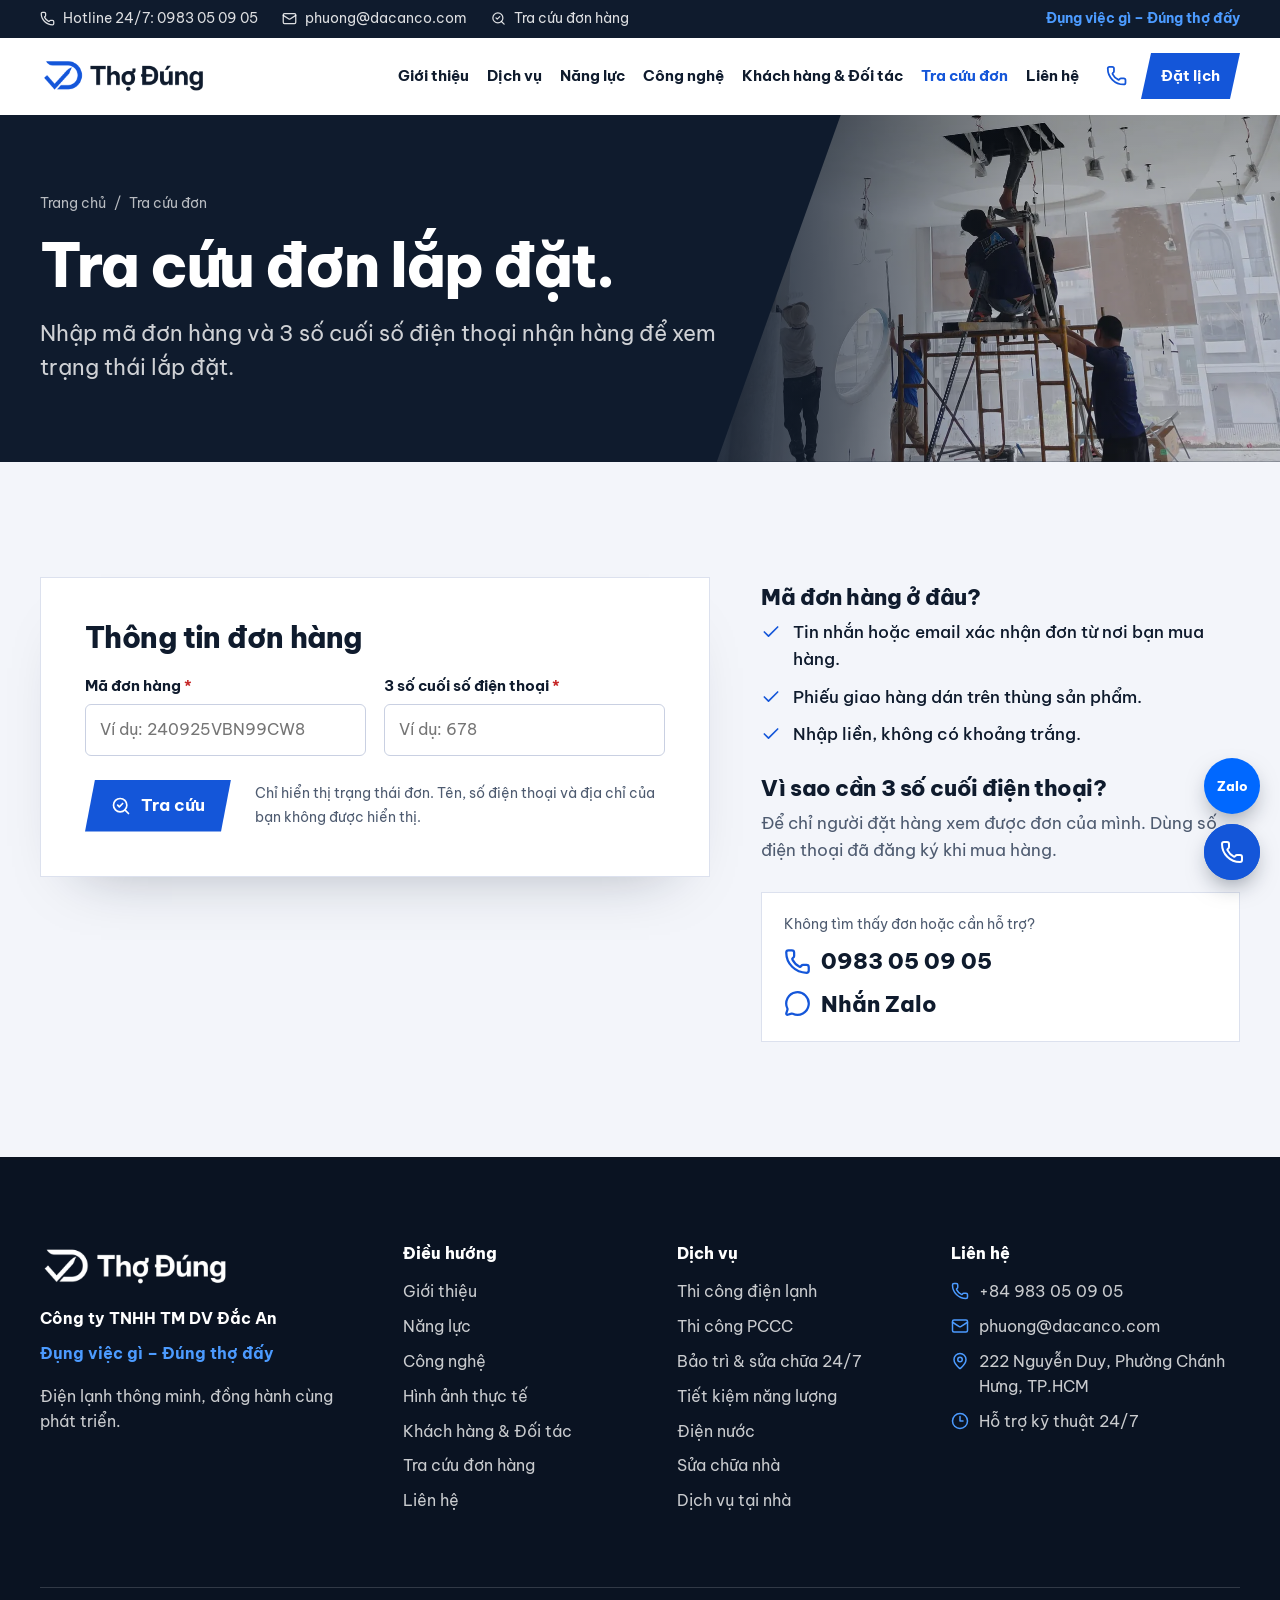
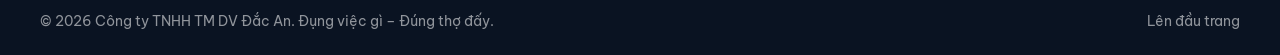
<file: tra-cuu/index.html>
<!doctype html>
<html lang="vi">
<head>
<meta charset="utf-8">
<meta name="viewport" content="width=device-width, initial-scale=1">
<title>Tra cứu đơn lắp đặt | Thợ Đúng</title>
<meta name="description" content="Tra cứu trạng thái đơn lắp đặt Thợ Đúng bằng mã đơn hàng và 3 số cuối số điện thoại.">
<link rel="canonical" href="https://www.thodung.co/tra-cuu/">
<meta name="theme-color" content="#0F1B2D">
<meta property="og:type" content="website">
<meta property="og:locale" content="vi_VN">
<meta property="og:site_name" content="Thợ Đúng">
<meta property="og:title" content="Tra cứu đơn lắp đặt | Thợ Đúng">
<meta property="og:description" content="Nhập mã đơn hàng và 3 số cuối số điện thoại để xem trạng thái lắp đặt.">
<meta property="og:url" content="https://www.thodung.co/tra-cuu/">
<meta property="og:image" content="https://www.thodung.co/assets/img/og-image.jpg?v=20261105">
<meta name="twitter:card" content="summary_large_image">
<link rel="icon" href="/favicon.ico?v=20261105" sizes="any">
<link rel="icon" type="image/png" href="/assets/img/icon-512.png?v=20261105">
<link rel="apple-touch-icon" href="/assets/img/apple-touch-icon.png?v=20261105">
<link rel="manifest" href="/site.webmanifest">
<link rel="preload" href="/assets/fonts/be-vietnam-pro-vietnamese-800-normal.woff2" as="font" type="font/woff2" crossorigin>
<link rel="stylesheet" href="/assets/css/style.css?v=20261105g">
</head>
<body>
<a class="skip" href="#main">Bỏ qua, đến nội dung chính</a>

<div class="topbar">
  <div class="wrap">
    <div class="topbar__group">
      <a href="tel:+84983050905"><svg class="ic" aria-hidden="true"><use href="/assets/img/icons.svg#i-phone"/></svg>Hotline 24/7: 0983 05 09 05</a>
      <a href="mailto:phuong@dacanco.com"><svg class="ic" aria-hidden="true"><use href="/assets/img/icons.svg#i-mail"/></svg>phuong@dacanco.com</a>
      <a href="/tra-cuu/"><svg class="ic" aria-hidden="true"><use href="/assets/img/icons.svg#i-search-check"/></svg>Tra cứu đơn hàng</a>
    </div>
    <span class="topbar__slogan">Đụng việc gì – Đúng thợ đấy</span>
  </div>
</div>

<header class="header" id="top">
  <div class="wrap">
    <a class="brand" href="/" aria-label="Thợ Đúng, về trang chủ">
      <img src="/assets/img/logos/thodung.png" alt="Thợ Đúng" width="520" height="118">
    </a>
    <nav class="nav" aria-label="Điều hướng chính">
      <ul>
        <li><a href="/#gioi-thieu">Giới thiệu</a></li>
        <li><a href="/dich-vu/">Dịch vụ</a></li>
        <li><a href="/#nang-luc">Năng lực</a></li>
        <li><a href="/#cong-nghe">Công nghệ</a></li>
        <li><a href="/#doi-tac">Khách hàng &amp; Đối tác</a></li>
        <li><a href="/tra-cuu/" aria-current="page">Tra cứu đơn</a></li>
        <li><a href="/#lien-he">Liên hệ</a></li>
      </ul>
    </nav>
    <div class="header__cta">
      <a class="header__phone" href="tel:+84983050905" aria-label="Gọi 0983 05 09 05"><svg class="ic" aria-hidden="true"><use href="/assets/img/icons.svg#i-phone"/></svg><span>0983 05 09 05</span></a>
      <a class="btn" href="/dich-vu/#dat-lich">Đặt lịch</a>
    </div>
    <button class="menu-toggle" type="button" aria-expanded="false" aria-controls="drawer" aria-label="Mở menu"><svg class="ic" aria-hidden="true"><use href="/assets/img/icons.svg#i-menu"/></svg></button>
  </div>
</header>

<div class="drawer" id="drawer" aria-hidden="true">
  <div class="drawer__scrim" data-close></div>
  <div class="drawer__panel" role="dialog" aria-modal="true" aria-label="Menu">
    <div class="drawer__top">
      <img src="/assets/img/logos/thodung.png" alt="Thợ Đúng" width="520" height="118" style="height:40px;width:auto">
      <button class="menu-toggle" type="button" data-close aria-label="Đóng menu" style="display:inline-flex;margin:0"><svg class="ic" aria-hidden="true"><use href="/assets/img/icons.svg#i-x"/></svg></button>
    </div>
    <nav aria-label="Menu di động">
      <a href="/#gioi-thieu" data-close>Giới thiệu</a>
      <a href="/dich-vu/">Dịch vụ</a>
      <a href="/#nang-luc" data-close>Năng lực vận hành</a>
      <a href="/#cong-nghe" data-close>Công nghệ</a>
      <a href="/#thuc-te" data-close>Hình ảnh thực tế</a>
      <a href="/#doi-tac" data-close>Khách hàng &amp; Đối tác</a>
      <a href="/#hanh-trinh" data-close>Hành trình</a>
      <a href="/tra-cuu/">Tra cứu đơn hàng</a>
      <a href="/#lien-he" data-close>Liên hệ</a>
    </nav>
    <div class="drawer__actions">
      <a class="btn" href="/dich-vu/#dat-lich">Đặt lịch</a>
      <a class="btn btn--ghost" href="tel:+84983050905">Gọi 0983 05 09 05</a>
    </div>
  </div>
</div>

<main id="main">

<section class="page-hero page-hero--compact" aria-labelledby="tc-title">
  <div class="wrap">
    <div>
      <nav class="crumbs" aria-label="Breadcrumb"><a href="/">Trang chủ</a><span aria-hidden="true">/</span><span aria-current="page">Tra cứu đơn</span></nav>
      <h1 id="tc-title">Tra cứu đơn lắp đặt.</h1>
      <p>Nhập mã đơn hàng và 3 số cuối số điện thoại nhận hàng để xem trạng thái lắp đặt.</p>
    </div>
  </div>
</section>

<section class="section section--paper track-section" aria-label="Tra cứu đơn hàng">
  <div class="wrap track">
    <form class="form track__form" data-track-form novalidate>
      <h2 class="track__title">Thông tin đơn hàng</h2>
      <div class="fields track__fields">
        <div class="field"><label for="t-code">Mã đơn hàng <span class="req">*</span></label><input id="t-code" name="code" autocomplete="off" autocapitalize="characters" spellcheck="false" maxlength="40" placeholder="Ví dụ: 240925VBN99CW8" required><span class="err" aria-live="polite"></span></div>
        <div class="field"><label for="t-phone">3 số cuối số điện thoại <span class="req">*</span></label><input id="t-phone" name="phone" inputmode="numeric" autocomplete="off" maxlength="3" placeholder="Ví dụ: 678" required><span class="err" aria-live="polite"></span></div>
      </div>
      <div class="form__foot">
        <button class="btn" type="submit"><svg class="ic" aria-hidden="true"><use href="/assets/img/icons.svg#i-search-check"/></svg>Tra cứu</button>
        <small>Chỉ hiển thị trạng thái đơn. Tên, số điện thoại và địa chỉ của bạn không được hiển thị.</small>
      </div>
      <div class="form__status" role="status" aria-live="polite"></div>
    </form>

    <aside class="track__help" aria-label="Hướng dẫn">
      <div>
        <h3>Mã đơn hàng ở đâu?</h3>
        <ul class="checklist">
          <li><svg class="ic" aria-hidden="true"><use href="/assets/img/icons.svg#i-check"/></svg>Tin nhắn hoặc email xác nhận đơn từ nơi bạn mua hàng.</li>
          <li><svg class="ic" aria-hidden="true"><use href="/assets/img/icons.svg#i-check"/></svg>Phiếu giao hàng dán trên thùng sản phẩm.</li>
          <li><svg class="ic" aria-hidden="true"><use href="/assets/img/icons.svg#i-check"/></svg>Nhập liền, không có khoảng trắng.</li>
        </ul>
      </div>
      <div>
        <h3>Vì sao cần 3 số cuối điện thoại?</h3>
        <p>Để chỉ người đặt hàng xem được đơn của mình. Dùng số điện thoại đã đăng ký khi mua hàng.</p>
      </div>
      <div class="track__contact">
        <small>Không tìm thấy đơn hoặc cần hỗ trợ?</small>
        <a href="tel:+84983050905"><svg class="ic" aria-hidden="true"><use href="/assets/img/icons.svg#i-phone"/></svg>0983 05 09 05</a>
        <a href="https://zalo.me/0983050905" target="_blank" rel="noopener"><svg class="ic" aria-hidden="true"><use href="/assets/img/icons.svg#i-message-circle"/></svg>Nhắn Zalo</a>
      </div>
    </aside>

    <div class="track__result" data-track-result hidden></div>
  </div>
</section>

</main>


<footer class="footer">
  <div class="wrap">
    <div class="footer__grid">
      <div class="footer__brand">
        <img src="/assets/img/logos/thodung-light.webp" alt="Thợ Đúng" width="520" height="118" loading="lazy">
        <p class="company">Công ty TNHH TM DV Đắc An</p>
        <p class="slogan">Đụng việc gì – Đúng thợ đấy</p>
        <p>Điện lạnh thông minh, đồng hành cùng phát triển.</p>
      </div>
      <div>
        <h4>Điều hướng</h4>
        <ul>
          <li><a href="/#gioi-thieu">Giới thiệu</a></li>
          <li><a href="/#nang-luc">Năng lực</a></li>
          <li><a href="/#cong-nghe">Công nghệ</a></li>
          <li><a href="/#thuc-te">Hình ảnh thực tế</a></li>
          <li><a href="/#doi-tac">Khách hàng &amp; Đối tác</a></li>
          <li><a href="/tra-cuu/">Tra cứu đơn hàng</a></li>
          <li><a href="/#lien-he">Liên hệ</a></li>
        </ul>
      </div>
      <div>
        <h4>Dịch vụ</h4>
        <ul>
          <li><a href="/#dich-vu">Thi công điện lạnh</a></li>
          <li><a href="/#dich-vu">Thi công PCCC</a></li>
          <li><a href="/#dich-vu">Bảo trì &amp; sửa chữa 24/7</a></li>
          <li><a href="/#dich-vu">Tiết kiệm năng lượng</a></li>
          <li><a href="/dich-vu/#dien-nuoc">Điện nước</a></li>
          <li><a href="/dich-vu/#sua-chua-nha">Sửa chữa nhà</a></li>
          <li><a href="/dich-vu/">Dịch vụ tại nhà</a></li>
        </ul>
      </div>
      <div>
        <h4>Liên hệ</h4>
        <ul>
          <li class="contact-row"><svg class="ic" aria-hidden="true"><use href="/assets/img/icons.svg#i-phone"/></svg><a href="tel:+84983050905">+84 983 05 09 05</a></li>
          <li class="contact-row"><svg class="ic" aria-hidden="true"><use href="/assets/img/icons.svg#i-mail"/></svg><a href="mailto:phuong@dacanco.com">phuong@dacanco.com</a></li>
          <li class="contact-row"><svg class="ic" aria-hidden="true"><use href="/assets/img/icons.svg#i-map-pin"/></svg><span>222 Nguyễn Duy, Phường Chánh Hưng, TP.HCM</span></li>
          <li class="contact-row"><svg class="ic" aria-hidden="true"><use href="/assets/img/icons.svg#i-clock-3"/></svg><span>Hỗ trợ kỹ thuật 24/7</span></li>
        </ul>
      </div>
    </div>
    <div class="footer__bottom">
      <span>© <span data-year>2026</span> Công ty TNHH TM DV Đắc An. Đụng việc gì – Đúng thợ đấy.</span>
      <a href="#top">Lên đầu trang</a>
    </div>
  </div>
</footer>

<div class="fab">
  <a class="fab--zalo" href="https://zalo.me/0983050905" target="_blank" rel="noopener" aria-label="Nhắn Zalo 0983 05 09 05">Zalo</a>
  <a class="fab--call" href="tel:+84983050905" aria-label="Gọi 0983 05 09 05"><svg class="ic" aria-hidden="true"><use href="/assets/img/icons.svg#i-phone"/></svg></a>
</div>
<nav class="actionbar" aria-label="Liên hệ nhanh">
  <a href="tel:+84983050905"><svg class="ic" aria-hidden="true"><use href="/assets/img/icons.svg#i-phone"/></svg>Gọi ngay</a>
  <a href="https://zalo.me/0983050905" target="_blank" rel="noopener"><svg class="ic" aria-hidden="true"><use href="/assets/img/icons.svg#i-message-circle"/></svg>Zalo</a>
  <a class="primary" href="/dich-vu/#dat-lich"><svg class="ic" aria-hidden="true"><use href="/assets/img/icons.svg#i-calendar-check"/></svg>Đặt lịch</a>
</nav>

<script src="/assets/js/main.js?v=20261105g" defer></script>
</body>
</html>
</file>
<file: assets/css/style.css>
/* ==========================================================
   Thợ Đúng — stylesheet
   Tokens → base → layout → components → sections → responsive
   ========================================================== */

/* ---------- Fonts (self-hosted Be Vietnam Pro) ---------- */
@font-face{font-family:"Be Vietnam Pro";font-style:normal;font-weight:400;font-display:swap;src:url(../fonts/be-vietnam-pro-vietnamese-400-normal.woff2) format("woff2");unicode-range:U+0102-0103,U+0110-0111,U+0128-0129,U+0168-0169,U+01A0-01A1,U+01AF-01B0,U+0300-0301,U+0303-0304,U+0308-0309,U+0323,U+0329,U+1EA0-1EF9,U+20AB}
@font-face{font-family:"Be Vietnam Pro";font-style:normal;font-weight:400;font-display:swap;src:url(../fonts/be-vietnam-pro-latin-ext-400-normal.woff2) format("woff2");unicode-range:U+0100-02BA,U+02BD-02C5,U+02C7-02CC,U+02CE-02D7,U+02DD-02FF,U+0304,U+0308,U+0329,U+1D00-1DBF,U+1E00-1E9F,U+1EF2-1EFF,U+2020,U+20A0-20AB,U+20AD-20C0,U+2113,U+2C60-2C7F,U+A720-A7FF}
@font-face{font-family:"Be Vietnam Pro";font-style:normal;font-weight:400;font-display:swap;src:url(../fonts/be-vietnam-pro-latin-400-normal.woff2) format("woff2");unicode-range:U+0000-00FF,U+0131,U+0152-0153,U+02BB-02BC,U+02C6,U+02DA,U+02DC,U+0304,U+0308,U+0329,U+2000-206F,U+20AC,U+2122,U+2191,U+2193,U+2212,U+2215,U+FEFF,U+FFFD}
@font-face{font-family:"Be Vietnam Pro";font-style:normal;font-weight:500;font-display:swap;src:url(../fonts/be-vietnam-pro-vietnamese-500-normal.woff2) format("woff2");unicode-range:U+0102-0103,U+0110-0111,U+0128-0129,U+0168-0169,U+01A0-01A1,U+01AF-01B0,U+0300-0301,U+0303-0304,U+0308-0309,U+0323,U+0329,U+1EA0-1EF9,U+20AB}
@font-face{font-family:"Be Vietnam Pro";font-style:normal;font-weight:500;font-display:swap;src:url(../fonts/be-vietnam-pro-latin-ext-500-normal.woff2) format("woff2");unicode-range:U+0100-02BA,U+02BD-02C5,U+02C7-02CC,U+02CE-02D7,U+02DD-02FF,U+0304,U+0308,U+0329,U+1D00-1DBF,U+1E00-1E9F,U+1EF2-1EFF,U+2020,U+20A0-20AB,U+20AD-20C0,U+2113,U+2C60-2C7F,U+A720-A7FF}
@font-face{font-family:"Be Vietnam Pro";font-style:normal;font-weight:500;font-display:swap;src:url(../fonts/be-vietnam-pro-latin-500-normal.woff2) format("woff2");unicode-range:U+0000-00FF,U+0131,U+0152-0153,U+02BB-02BC,U+02C6,U+02DA,U+02DC,U+0304,U+0308,U+0329,U+2000-206F,U+20AC,U+2122,U+2191,U+2193,U+2212,U+2215,U+FEFF,U+FFFD}
@font-face{font-family:"Be Vietnam Pro";font-style:normal;font-weight:700;font-display:swap;src:url(../fonts/be-vietnam-pro-vietnamese-700-normal.woff2) format("woff2");unicode-range:U+0102-0103,U+0110-0111,U+0128-0129,U+0168-0169,U+01A0-01A1,U+01AF-01B0,U+0300-0301,U+0303-0304,U+0308-0309,U+0323,U+0329,U+1EA0-1EF9,U+20AB}
@font-face{font-family:"Be Vietnam Pro";font-style:normal;font-weight:700;font-display:swap;src:url(../fonts/be-vietnam-pro-latin-ext-700-normal.woff2) format("woff2");unicode-range:U+0100-02BA,U+02BD-02C5,U+02C7-02CC,U+02CE-02D7,U+02DD-02FF,U+0304,U+0308,U+0329,U+1D00-1DBF,U+1E00-1E9F,U+1EF2-1EFF,U+2020,U+20A0-20AB,U+20AD-20C0,U+2113,U+2C60-2C7F,U+A720-A7FF}
@font-face{font-family:"Be Vietnam Pro";font-style:normal;font-weight:700;font-display:swap;src:url(../fonts/be-vietnam-pro-latin-700-normal.woff2) format("woff2");unicode-range:U+0000-00FF,U+0131,U+0152-0153,U+02BB-02BC,U+02C6,U+02DA,U+02DC,U+0304,U+0308,U+0329,U+2000-206F,U+20AC,U+2122,U+2191,U+2193,U+2212,U+2215,U+FEFF,U+FFFD}
@font-face{font-family:"Be Vietnam Pro";font-style:normal;font-weight:800;font-display:swap;src:url(../fonts/be-vietnam-pro-vietnamese-800-normal.woff2) format("woff2");unicode-range:U+0102-0103,U+0110-0111,U+0128-0129,U+0168-0169,U+01A0-01A1,U+01AF-01B0,U+0300-0301,U+0303-0304,U+0308-0309,U+0323,U+0329,U+1EA0-1EF9,U+20AB}
@font-face{font-family:"Be Vietnam Pro";font-style:normal;font-weight:800;font-display:swap;src:url(../fonts/be-vietnam-pro-latin-ext-800-normal.woff2) format("woff2");unicode-range:U+0100-02BA,U+02BD-02C5,U+02C7-02CC,U+02CE-02D7,U+02DD-02FF,U+0304,U+0308,U+0329,U+1D00-1DBF,U+1E00-1E9F,U+1EF2-1EFF,U+2020,U+20A0-20AB,U+20AD-20C0,U+2113,U+2C60-2C7F,U+A720-A7FF}
@font-face{font-family:"Be Vietnam Pro";font-style:normal;font-weight:800;font-display:swap;src:url(../fonts/be-vietnam-pro-latin-800-normal.woff2) format("woff2");unicode-range:U+0000-00FF,U+0131,U+0152-0153,U+02BB-02BC,U+02C6,U+02DA,U+02DC,U+0304,U+0308,U+0329,U+2000-206F,U+20AC,U+2122,U+2191,U+2193,U+2212,U+2215,U+FEFF,U+FFFD}

/* ---------- Tokens ---------- */
:root{
  --navy:#0F1B2D;
  --navy-2:#1C2E4A;
  --blue:#1456D9;
  --blue-2:#3A72E8;
  --cyan:#4C9BFF;
  --paper:#F3F5FA;
  --white:#FFFFFF;
  --ink:#0F1B2D;
  --muted:#4E5B70;
  --line:#DCE1EE;
  --line-dark:rgba(255,255,255,.16);

  --font:"Be Vietnam Pro",system-ui,-apple-system,"Segoe UI",Roboto,Arial,sans-serif;

  --step--1:clamp(.84rem,.82rem + .1vw,.9rem);
  --step-0:clamp(1rem,.97rem + .15vw,1.0625rem);
  --step-1:clamp(1.15rem,1.08rem + .35vw,1.35rem);
  --step-2:clamp(1.4rem,1.25rem + .7vw,1.85rem);
  --step-3:clamp(1.8rem,1.5rem + 1.4vw,2.7rem);
  --step-4:clamp(2rem,1.55rem + 1.9vw,3.3rem);
  --step-5:clamp(2.5rem,1.5rem + 2.8vw,4rem);

  --wrap:1280px;
  --gutter:clamp(16px,4vw,40px);
  --section:clamp(72px,9vw,128px);
  --slant:16px;
  --radius:6px;
  --header-h:76px;
}

/* ---------- Base ---------- */
*,*::before,*::after{box-sizing:border-box}
html{-webkit-text-size-adjust:100%;scroll-behavior:smooth;scroll-padding-top:calc(var(--header-h) + 12px)}
body{margin:0;font-family:var(--font);font-size:var(--step-0);line-height:1.6;color:var(--ink);background:var(--white);text-rendering:optimizeLegibility;-webkit-font-smoothing:antialiased;overflow-x:hidden}
img,svg,picture{display:block;max-width:100%}
img{height:auto}
a{color:inherit}
h1,h2,h3,h4{margin:0;line-height:1.12;letter-spacing:-.02em;font-weight:800;text-wrap:balance}
p{margin:0}
ul,ol{margin:0;padding:0;list-style:none}
button,input,select,textarea{font:inherit;color:inherit}
:focus-visible{outline:3px solid var(--cyan);outline-offset:3px;border-radius:2px}
.sr-only{position:absolute;width:1px;height:1px;padding:0;margin:-1px;overflow:hidden;clip:rect(0,0,0,0);white-space:nowrap;border:0}
.skip{position:absolute;left:12px;top:-60px;z-index:200;background:var(--navy);color:#fff;padding:10px 16px;border-radius:var(--radius);text-decoration:none}
.skip:focus{top:12px}
.ic{width:1.25em;height:1.25em;flex:none;stroke:currentColor;fill:none;stroke-width:2;stroke-linecap:round;stroke-linejoin:round}

/* ---------- Layout ---------- */
.wrap{width:100%;max-width:var(--wrap);margin-inline:auto;padding-inline:var(--gutter)}
.section{padding-block:var(--section)}
.section--paper{background:var(--paper)}
.section--navy{background:var(--navy);color:#fff}
.section-head{display:grid;grid-template-columns:minmax(0,7fr) minmax(0,5fr);gap:clamp(24px,4vw,64px);align-items:end;margin-bottom:clamp(40px,5vw,72px)}
.section-head h2{font-size:var(--step-4)}
.section-head > p{color:var(--muted);font-size:var(--step-1);line-height:1.55;max-width:46ch}
.section--navy .section-head > p{color:rgba(255,255,255,.74)}
.kicker{display:inline-flex;align-items:center;gap:10px;font-size:var(--step--1);font-weight:700;color:var(--blue);margin-bottom:18px;letter-spacing:.01em}
.kicker::before{content:"";width:28px;height:10px;background:repeating-linear-gradient(115deg,currentColor 0 4px,transparent 4px 8px)}
.section--navy .kicker{color:var(--cyan)}

/* ---------- Buttons ---------- */
.btn{--bg:var(--blue);--fg:#fff;display:inline-flex;align-items:center;justify-content:center;gap:10px;min-height:52px;padding:0 26px;background:var(--bg);color:var(--fg);font-weight:700;font-size:var(--step-0);text-decoration:none;border:0;cursor:pointer;clip-path:polygon(10px 0,100% 0,calc(100% - 10px) 100%,0 100%);transition:background-color .2s ease}
.btn:hover{--bg:var(--navy-2)}
.btn--navy{--bg:var(--navy)}
.btn--navy:hover{--bg:var(--blue)}
.btn--ghost{--bg:transparent;--fg:var(--navy);clip-path:none;border:2px solid var(--navy);border-radius:var(--radius)}
.btn--ghost:hover{--bg:var(--navy);--fg:#fff}
.btn--light{--bg:#fff;--fg:var(--navy)}
.btn--light:hover{--bg:var(--cyan);--fg:#fff}
.btn--outline-light{--bg:transparent;--fg:#fff;clip-path:none;border:2px solid rgba(255,255,255,.55);border-radius:var(--radius)}
.btn--outline-light:hover{--bg:#fff;--fg:var(--navy)}
.btn:focus-visible{outline-offset:4px}
.link{display:inline-flex;align-items:center;gap:8px;font-weight:700;color:var(--blue);text-decoration:none;border-bottom:2px solid currentColor;padding-bottom:2px}
.link:hover{color:var(--navy)}

/* ---------- Topbar + header ---------- */
.topbar{background:var(--navy);color:rgba(255,255,255,.86);font-size:var(--step--1)}
.topbar .wrap{display:flex;justify-content:space-between;align-items:center;gap:16px;min-height:38px}
.topbar a{text-decoration:none;display:inline-flex;align-items:center;gap:8px}
.topbar a:hover{color:#fff}
.topbar .ic{width:15px;height:15px}
.topbar__group{display:flex;gap:24px;align-items:center}
.topbar__slogan{color:var(--cyan);font-weight:600}

.header{position:sticky;top:0;z-index:100;background:rgba(255,255,255,.96);backdrop-filter:saturate(1.4) blur(10px);-webkit-backdrop-filter:saturate(1.4) blur(10px);border-bottom:1px solid transparent;transition:border-color .2s,box-shadow .2s}
.header.is-scrolled{border-bottom-color:var(--line);box-shadow:0 6px 24px -18px rgba(15,27,45,.35)}
.header .wrap{display:flex;align-items:center;gap:20px;height:var(--header-h)}
.brand{display:flex;align-items:center;gap:12px;text-decoration:none;flex:none}
.brand img{height:38px;width:auto}
.brand__text{display:flex;flex-direction:column;line-height:1.1}
.brand__name{font-weight:800;font-size:1.12rem;color:var(--navy);letter-spacing:-.01em}
.brand__sub{font-size:.76rem;color:var(--muted);font-weight:500}
.nav{margin-left:auto}
.nav ul{display:flex;gap:4px}
.nav a{display:block;white-space:nowrap;padding:10px 12px;text-decoration:none;font-weight:600;font-size:.95rem;color:var(--ink);border-radius:var(--radius)}
.nav a:hover,.nav a[aria-current="page"]{color:var(--blue)}
.header__cta{display:flex;align-items:center;gap:14px;flex:none}
.header__phone{display:flex;align-items:center;gap:8px;text-decoration:none;font-weight:800;color:var(--navy)}
.header__phone .ic{color:var(--blue)}
.header .btn{min-height:46px;padding:0 20px;font-size:.95rem}
.menu-toggle{display:none;margin-left:auto;width:46px;height:46px;border:1px solid var(--line);background:#fff;border-radius:var(--radius);align-items:center;justify-content:center;cursor:pointer;color:var(--navy)}
.menu-toggle .ic{width:22px;height:22px}

/* Mobile drawer */
.drawer{position:fixed;inset:0;z-index:150;display:none}
.drawer.is-open{display:block}
.drawer__scrim{position:absolute;inset:0;background:rgba(15,27,45,.45)}
.drawer__panel{position:absolute;top:0;right:0;bottom:0;width:min(88vw,380px);background:#fff;display:flex;flex-direction:column;padding:20px 22px 28px;overflow-y:auto;animation:drawer-in .25s ease-out}
@keyframes drawer-in{from{transform:translateX(30px);opacity:0}to{transform:none;opacity:1}}
.drawer__top{display:flex;justify-content:space-between;align-items:center;margin-bottom:18px}
.drawer nav a{display:flex;justify-content:space-between;align-items:center;padding:15px 2px;border-bottom:1px solid var(--line);text-decoration:none;font-weight:700;font-size:1.06rem;color:var(--navy)}
.drawer__actions{margin-top:auto;display:grid;gap:10px;padding-top:24px}
.drawer__actions .btn{width:100%}

/* ---------- Slant tab primitive (brand DNA from the profile) ---------- */
.tab{clip-path:polygon(var(--slant) 0,100% 0,calc(100% - var(--slant)) 100%,0 100%)}
.stripes{display:inline-block;width:72px;height:16px;background:repeating-linear-gradient(115deg,var(--blue) 0 9px,transparent 9px 18px)}

/* ---------- Hero ---------- */
.hero{position:relative;overflow:hidden;background:var(--white)}
.hero__grid{display:grid;grid-template-columns:minmax(0,1.02fr) minmax(0,1fr);min-height:min(740px,calc(100svh - var(--header-h) - 38px))}
.hero__copy{position:relative;z-index:2;display:flex;flex-direction:column;justify-content:center;padding:clamp(48px,6vw,96px) clamp(24px,4vw,64px) clamp(48px,6vw,96px) 0}
.hero h1{font-size:var(--step-5);line-height:1.04;letter-spacing:-.035em;color:var(--navy)}
.hero h1 .line2{display:block;color:var(--blue)}

.hero__lead{margin-top:22px;font-size:var(--step-1);color:var(--muted);max-width:44ch;line-height:1.6}
.hero__actions{display:flex;flex-wrap:wrap;gap:14px;margin-top:30px}
.hero__svcs{display:flex;flex-wrap:wrap;gap:8px;margin-top:28px;max-width:560px}
.hero__svcs a{display:inline-flex;align-items:center;gap:8px;min-height:44px;padding:0 16px 0 12px;border:1px solid var(--line);background:#fff;color:var(--navy);font-weight:700;font-size:.95rem;text-decoration:none;border-radius:var(--radius);transition:border-color .15s,color .15s,background-color .15s}
.hero__svcs a .ic{width:20px;height:20px;color:var(--blue)}
.hero__svcs a:hover{border-color:var(--blue);color:var(--blue);background:#EEF3FF}
.hero__lead strong{color:var(--navy);font-weight:800}

.hero__hotline{display:flex;align-items:center;gap:14px;margin-top:36px;padding-top:26px;border-top:1px solid var(--line);max-width:520px}
.hero__hotline .badge{display:grid;place-items:center;width:48px;height:48px;background:var(--navy);color:#fff;flex:none}
.hero__hotline small{display:block;color:var(--muted);font-size:var(--step--1)}
.hero__hotline a{font-weight:800;font-size:var(--step-2);text-decoration:none;color:var(--navy);letter-spacing:-.01em}
.hero__media{position:relative;margin-right:calc(-1 * max(var(--gutter),(100vw - var(--wrap))/2 + var(--gutter)))}
.hero__media picture,.hero__media img{position:absolute;inset:0;width:100%;height:100%;object-fit:cover;object-position:50% 42%}
.hero__media::before{content:"";position:absolute;inset:0;z-index:1;background:linear-gradient(90deg,rgba(255,255,255,1) 0,rgba(255,255,255,0) 22%)}
.hero__media{clip-path:polygon(18% 0,100% 0,100% 100%,0 100%)}
.hero__bars{position:absolute;left:0;right:0;bottom:0;height:18px;z-index:3;display:grid;grid-template-columns:5fr 2fr 4fr}
.hero__bars span:nth-child(1){background:var(--navy)}
.hero__bars span:nth-child(2){background:var(--blue)}
.hero__bars span:nth-child(3){background:var(--blue-2)}
.hero__caption{position:absolute;z-index:2;right:max(var(--gutter),(100vw - var(--wrap))/2 + var(--gutter));bottom:44px;background:rgba(15,27,45,.92);color:#fff;padding:14px 22px 14px 30px;font-size:var(--step--1);max-width:320px}
.hero__caption strong{display:block;font-size:var(--step-0)}

/* ---------- Capacity ledger (signature element) ---------- */
.ledger{background:var(--navy);color:#fff;padding-block:clamp(64px,8vw,112px);position:relative;overflow:hidden}
.ledger::after{content:"";position:absolute;right:-60px;top:0;bottom:0;width:38%;background:linear-gradient(115deg,transparent 0 30%,rgba(20,86,217,.22) 30% 62%,transparent 62%);pointer-events:none}
.ledger__head{display:flex;justify-content:space-between;gap:32px;align-items:end;margin-bottom:48px;position:relative;z-index:1}
.ledger__head h2{font-size:var(--step-4);max-width:16ch}
.ledger__head p{max-width:40ch;color:rgba(255,255,255,.72)}
.ledger__rows{display:grid;gap:14px;position:relative;z-index:1}
.ledger__row{display:grid;grid-template-columns:200px 1fr 1fr;gap:10px}
.ledger__label{background:var(--white);color:var(--navy);display:flex;align-items:center;padding:0 34px 0 28px;font-weight:800;font-size:var(--step-1)}
.ledger__cell{background:var(--blue);padding:20px 40px 20px 40px;display:flex;align-items:baseline;gap:16px;min-height:96px}
.ledger__cell--alt{background:var(--blue-2)}
.ledger__num{font-size:var(--step-4);font-weight:800;line-height:1;letter-spacing:-.03em;font-variant-numeric:tabular-nums;white-space:nowrap}
.ledger__unit{font-weight:500;font-size:var(--step-0);line-height:1.35;color:rgba(255,255,255,.88);max-width:24ch}
.ledger__row--text .ledger__cell{align-items:center;min-height:76px;font-weight:600;font-size:var(--step-1)}
.ledger__note{margin-top:28px;font-size:var(--step--1);color:rgba(255,255,255,.62);position:relative;z-index:1}

/* ---------- Intro / audiences ---------- */
.intro{display:grid;grid-template-columns:minmax(0,5fr) minmax(0,7fr);gap:clamp(32px,6vw,96px)}
.intro h2{font-size:var(--step-4);color:var(--navy)}
.intro__body{font-size:var(--step-1);color:var(--muted);line-height:1.65;display:grid;gap:18px;margin-top:28px;max-width:52ch}
.intro__body strong{color:var(--ink)}
.audiences{display:grid;gap:18px;align-content:start}
.audience{position:relative;display:grid;grid-template-columns:auto 1fr;gap:22px;padding:32px 34px;border:1px solid var(--line);background:#fff;text-decoration:none;transition:border-color .2s}
.audience:hover{border-color:var(--blue)}
.audience__icon{width:56px;height:56px;display:grid;place-items:center;background:var(--paper);color:var(--blue)}
.audience__icon .ic{width:28px;height:28px}
.audience h3{font-size:var(--step-2);color:var(--navy);margin-bottom:8px}
.audience p{color:var(--muted)}
.audience ul{display:flex;flex-wrap:wrap;gap:8px;margin-top:16px}
.audience li{font-size:var(--step--1);font-weight:600;padding:6px 12px;background:var(--paper);color:var(--navy);border-radius:40px}
.audience .link{margin-top:20px}
.audience--dark{background:var(--navy);border-color:var(--navy);color:#fff}
.audience--dark:hover{border-color:var(--cyan)}
.audience--dark h3{color:#fff}
.audience--dark p{color:rgba(255,255,255,.74)}
.audience--dark li{background:rgba(255,255,255,.1);color:#fff}
.audience--dark .audience__icon{background:rgba(255,255,255,.1);color:var(--cyan)}
.audience--dark .link{color:var(--cyan)}

/* ---------- Services (editorial rows) ---------- */
.svc{display:grid;grid-template-columns:repeat(12,minmax(0,1fr));gap:clamp(24px,4vw,56px);align-items:center;padding-block:clamp(40px,5vw,64px);border-top:1px solid var(--line)}
.svc:last-child{border-bottom:1px solid var(--line)}
.svc__media{grid-column:1 / span 6;position:relative;aspect-ratio:4/3;overflow:hidden;background:var(--paper)}
.svc__media img{width:100%;height:100%;object-fit:cover}
.svc__body{grid-column:8 / span 5}
.svc--flip .svc__media{grid-column:7 / span 6;order:2}
.svc--flip .svc__body{grid-column:1 / span 5;order:1}
.svc__tag{display:inline-flex;align-items:center;gap:8px;font-weight:700;font-size:var(--step--1);color:var(--blue);margin-bottom:14px}
.svc h3{font-size:var(--step-3);color:var(--navy)}
.svc__desc{margin-top:16px;color:var(--muted);font-size:var(--step-1);line-height:1.6}
.checklist{display:grid;gap:10px;margin-top:22px}
.checklist li{display:flex;gap:12px;align-items:flex-start;font-weight:500}
.checklist .ic{color:var(--blue);margin-top:3px;width:20px;height:20px}
.svc__metric{display:flex;align-items:baseline;gap:12px;margin-top:26px;padding:14px 22px;background:var(--paper);border-left:4px solid var(--blue)}
.svc__metric b{font-size:var(--step-3);color:var(--navy);line-height:1;letter-spacing:-.02em;white-space:nowrap}
.svc__metric span{color:var(--muted);font-size:var(--step--1);line-height:1.4;max-width:30ch}
.svc__media--panel{background:var(--navy);display:flex;flex-direction:column;justify-content:space-between;padding:clamp(28px,4vw,48px);color:#fff}
.svc__media--panel .panel-icon{width:72px;height:72px;color:#ff7a45}
.svc__media--panel h4{font-size:var(--step-2);margin-bottom:16px}
.svc__media--panel .grid{display:grid;grid-template-columns:repeat(3,1fr);gap:8px}
.svc__media--panel .grid span{display:flex;flex-direction:column;gap:10px;padding:16px 14px;background:rgba(255,255,255,.08);font-weight:600;font-size:var(--step--1)}
.svc__media--panel .grid .ic{color:var(--cyan);width:26px;height:26px}
.svc__media .stamp{position:absolute;left:0;bottom:0;background:var(--navy);color:#fff;padding:12px 30px 12px 20px;font-weight:700;font-size:var(--step--1);clip-path:polygon(0 0,100% 0,calc(100% - 16px) 100%,0 100%)}

/* ---------- Real work reel ---------- */
.reel{display:grid;grid-template-columns:repeat(3,minmax(0,1fr));gap:16px}
.reel__item{margin:0;display:flex;flex-direction:column;min-width:0}
.reel__media{position:relative;aspect-ratio:9/14;max-width:100%;overflow:hidden;background:var(--navy)}
.reel__media img,.reel__media video{width:100%;height:100%;object-fit:cover;display:block}
.reel__media video{background:#000}
.reel__tag{position:absolute;top:14px;left:0;background:var(--blue);color:#fff;font-weight:700;font-size:var(--step--1);padding:6px 22px 6px 14px;clip-path:polygon(0 0,100% 0,calc(100% - 10px) 100%,0 100%);pointer-events:none}
.reel__item figcaption{padding:16px 2px 0;color:var(--muted);font-size:.97rem;line-height:1.5}
.reel__item figcaption strong{display:block;color:var(--navy);font-size:var(--step-1);margin-bottom:4px}

/* ---------- Home-service device grid ---------- */
.devices{display:grid;grid-template-columns:repeat(5,minmax(0,1fr));border-top:1px solid var(--line);border-left:1px solid var(--line)}
.device{display:flex;flex-direction:column;gap:14px;padding:26px 22px 24px;border-right:1px solid var(--line);border-bottom:1px solid var(--line);background:#fff;text-decoration:none;transition:background-color .2s}
.device:hover{background:var(--paper)}
.device__icon{width:52px;height:52px;display:grid;place-items:center;background:var(--navy);color:#fff}
.device__icon .ic{width:26px;height:26px}
.device h3{font-size:var(--step-1);color:var(--navy);letter-spacing:-.01em}
.device p{font-size:var(--step--1);color:var(--muted);line-height:1.5}
.device .actions{display:flex;flex-wrap:wrap;gap:6px;margin-top:auto}
.device .actions span{font-size:.78rem;font-weight:600;padding:4px 10px;border:1px solid var(--line);border-radius:40px;color:var(--navy);background:#fff}
.devices-foot{display:flex;flex-wrap:wrap;gap:16px;justify-content:space-between;align-items:center;margin-top:28px}
.devices-foot p{color:var(--muted)}

/* ---------- Operations flow ---------- */
.ops{display:grid;grid-template-columns:minmax(0,5fr) minmax(0,7fr);gap:clamp(32px,5vw,80px);align-items:start}
.ops__media{position:sticky;top:calc(var(--header-h) + 24px)}
.ops__photo{aspect-ratio:4/3;overflow:hidden}
.ops__photo img{width:100%;height:100%;object-fit:cover}
.ops__force{display:grid;grid-template-columns:1fr 1fr;gap:10px;margin-top:10px}
.ops__force div{background:var(--navy);color:#fff;padding:20px 22px}
.ops__force div+div{background:var(--blue)}
.ops__force b{display:block;font-size:var(--step-3);line-height:1;letter-spacing:-.02em}
.ops__force span{display:block;margin-top:8px;font-size:var(--step--1);color:rgba(255,255,255,.82);line-height:1.4}
.flow{counter-reset:step;position:relative}
.flow::before{content:"";position:absolute;left:27px;top:28px;bottom:28px;width:2px;background:linear-gradient(var(--blue),var(--cyan))}
.flow li{position:relative;display:grid;grid-template-columns:56px 1fr;gap:22px;padding-block:18px}
.flow__n{counter-increment:step;width:56px;height:56px;display:grid;place-items:center;background:#fff;border:2px solid var(--blue);color:var(--navy);font-weight:800;font-size:1.05rem;position:relative;z-index:1}
.flow__n::before{content:counter(step,decimal-leading-zero)}
.flow li.is-tech .flow__n{background:var(--blue);color:#fff;border-color:var(--blue)}
.flow h3{font-size:var(--step-1);color:var(--navy);margin-top:4px}
.flow p{color:var(--muted);margin-top:6px;max-width:52ch}
.flow .pill{display:inline-flex;align-items:center;gap:6px;margin-left:10px;padding:3px 10px;font-size:.74rem;font-weight:700;color:var(--blue);background:var(--paper);border-radius:40px;vertical-align:middle}

/* ---------- Technology ---------- */
.tech{display:grid;grid-template-columns:minmax(0,6fr) minmax(0,6fr);gap:clamp(32px,5vw,80px);align-items:center}
.pillars{display:grid;gap:2px}
.pillar{display:grid;grid-template-columns:auto 1fr;gap:20px;padding:26px 28px;background:rgba(255,255,255,.05);border-left:3px solid transparent;transition:background-color .2s,border-color .2s}
.pillar:hover{background:rgba(255,255,255,.09);border-left-color:var(--cyan)}
.pillar .ic{width:30px;height:30px;color:var(--cyan)}
.pillar h3{font-size:var(--step-2)}
.pillar p{margin-top:8px;color:rgba(255,255,255,.74)}
.pillar ul{display:flex;flex-wrap:wrap;gap:8px;margin-top:14px}
.pillar li{font-size:.8rem;font-weight:600;padding:5px 11px;border:1px solid var(--line-dark);border-radius:40px;color:rgba(255,255,255,.9)}
.schema{width:100%;height:auto}
.schema text{font-family:var(--font)}
.schema .flowline{stroke-dasharray:6 8;animation:dash 1.6s linear infinite}
@keyframes dash{to{stroke-dashoffset:-28}}

/* ---------- Logo wall ---------- */
.logos{display:grid;gap:clamp(36px,5vw,56px)}
.logo-group{display:grid;grid-template-columns:220px 1fr;gap:20px;align-items:stretch}
.logo-group__label{background:var(--navy);color:#fff;display:flex;flex-direction:column;justify-content:center;padding:24px 36px 24px 28px}
.logo-group__label strong{font-size:var(--step-2);line-height:1.1}
.logo-group__label span{margin-top:6px;font-size:var(--step--1);color:rgba(255,255,255,.7)}
.logo-grid{display:grid;grid-template-columns:repeat(4,minmax(0,1fr));gap:12px}
.logo-tile{display:grid;place-items:center;background:#fff;border:1px solid var(--line);min-height:140px;padding:24px 28px}
.logo-tile img{max-height:72px;max-width:100%;width:auto;object-fit:contain}
.logo-tile--tall img{max-height:92px}
.logos-note{margin-top:28px;color:var(--muted);font-size:var(--step--1);max-width:70ch}

/* ---------- Why ---------- */
.why{display:grid;grid-template-columns:repeat(4,minmax(0,1fr));gap:0;border-top:3px solid var(--navy)}
.why__item{padding:32px 28px 8px 0;margin-right:28px;border-right:1px solid var(--line)}
.why__item:last-child{border-right:0;margin-right:0}
.why__item + .why__item{padding-left:0}
.why__big{font-size:var(--step-4);font-weight:800;color:var(--blue);line-height:1;letter-spacing:-.03em;white-space:nowrap}
.why__big sup{font-size:.4em;vertical-align:super;color:var(--muted);margin-left:2px}
.why__item h3{font-size:var(--step-1);color:var(--navy);margin-top:18px}
.why__item p{color:var(--muted);margin-top:10px;font-size:.98rem}
.footnotes{margin-top:36px;padding-top:20px;border-top:1px solid var(--line);display:grid;gap:6px;font-size:var(--step--1);color:var(--muted);max-width:90ch}

/* ---------- Differentiators ---------- */
.diff{display:grid;grid-template-columns:minmax(0,5fr) minmax(0,7fr);gap:clamp(32px,6vw,96px)}
.diff h2{font-size:var(--step-4);color:var(--navy)}
.diff > div:first-child{position:sticky;top:calc(var(--header-h) + 32px);align-self:start}
.diff__list{display:grid}
.diff__item{display:grid;grid-template-columns:72px 1fr;gap:24px;padding-block:32px;border-bottom:1px solid var(--line)}
.diff__item:first-child{padding-top:0}
.diff__icon{width:72px;height:72px;display:grid;place-items:center;background:var(--blue);color:#fff;clip-path:polygon(12px 0,100% 0,calc(100% - 12px) 100%,0 100%)}
.diff__icon .ic{width:30px;height:30px}
.diff__item h3{font-size:var(--step-2);color:var(--navy)}
.diff__item p{margin-top:10px;color:var(--muted);font-size:var(--step-1);line-height:1.6;max-width:50ch}

/* ---------- Timeline ---------- */
.timeline{position:relative;display:grid;grid-template-columns:repeat(4,minmax(0,1fr));gap:12px}
.timeline::before{content:"";position:absolute;left:0;right:0;top:41px;height:2px;background:rgba(255,255,255,.2)}
.tl{position:relative}
.tl__year{display:inline-block;background:#fff;color:var(--navy);font-weight:800;font-size:var(--step-2);padding:18px 40px 18px 26px;position:relative;z-index:1;letter-spacing:-.01em}
.tl:nth-child(even) .tl__year{background:var(--cyan);color:#fff}
.tl h3{font-size:var(--step-1);margin-top:26px;padding-right:12px;line-height:1.35}
.tl p{margin-top:10px;color:rgba(255,255,255,.7);font-size:.97rem;padding-right:12px}

/* ---------- Vision / Mission ---------- */
.vm{display:grid;gap:clamp(48px,6vw,88px)}
.vm__row{display:grid;grid-template-columns:minmax(0,5fr) minmax(0,7fr);gap:clamp(24px,5vw,80px);align-items:start}
.vm__row--flip{grid-template-columns:minmax(0,7fr) minmax(0,5fr)}
.vm__row--flip .vm__word{order:2;text-align:right}
.vm__word{white-space:nowrap;font-size:clamp(2.6rem,1.6rem + 5vw,6.5rem);font-weight:800;letter-spacing:-.045em;line-height:.9;color:var(--navy)}
.vm__row--flip .vm__word{color:var(--blue)}
.vm__text{font-size:var(--step-2);line-height:1.45;font-weight:500;color:var(--ink);max-width:36ch;padding-top:12px}
.vm__row--flip .vm__text{justify-self:end}

/* ---------- CTA band ---------- */
.cta{position:relative;background:var(--blue);color:#fff;overflow:hidden}
.cta::before{content:"";position:absolute;inset:0 auto 0 -10%;width:75%;background:var(--navy);clip-path:polygon(0 0,100% 0,86% 100%,0 100%)}
.cta .wrap{position:relative;display:grid;grid-template-columns:minmax(0,7fr) minmax(0,5fr);gap:40px;align-items:center;padding-block:clamp(64px,8vw,104px)}
.cta h2{font-size:var(--step-4);max-width:16ch}
.cta p{margin-top:18px;color:rgba(255,255,255,.82);font-size:var(--step-1);max-width:46ch}
.cta__contacts{display:grid;gap:12px}
.cta__contacts a{display:flex;align-items:center;gap:16px;padding:18px 22px;background:rgba(255,255,255,.1);text-decoration:none;transition:background-color .2s}
.cta__contacts a:hover{background:rgba(255,255,255,.18)}
.cta__contacts .ic{width:24px;height:24px;color:#fff}
.cta__contacts small{display:block;font-size:var(--step--1);color:rgba(255,255,255,.72)}
.cta__contacts strong{font-size:var(--step-1);word-break:break-word}

/* ---------- Contact / booking form ---------- */
.contact{display:grid;grid-template-columns:minmax(0,5fr) minmax(0,7fr);gap:clamp(32px,5vw,80px);align-items:start}
.contact__info h2{font-size:var(--step-4);color:var(--navy)}
.contact__info > p:not(.kicker){margin-top:18px;color:var(--muted);font-size:var(--step-1);max-width:42ch}
.info-list{display:grid;gap:0;margin-top:32px;border-top:1px solid var(--line)}
.info-list li{display:grid;grid-template-columns:44px 1fr;gap:16px;padding-block:18px;border-bottom:1px solid var(--line);align-items:center}
.info-list .ic{width:24px;height:24px;color:var(--blue)}
.info-list small{display:block;color:var(--muted);font-size:var(--step--1)}
.info-list a,.info-list span{font-weight:700;color:var(--navy);text-decoration:none;font-size:var(--step-1)}
.info-list a:hover{color:var(--blue)}
.form{background:#fff;border:1px solid var(--line);padding:clamp(24px,4vw,44px);box-shadow:0 30px 60px -40px rgba(15,27,45,.35)}
.form h3{font-size:var(--step-2);color:var(--navy)}
.form > p{color:var(--muted);margin-top:6px}
.seg{display:grid;grid-template-columns:1fr 1fr;gap:8px;margin-top:24px}
.seg input{position:absolute;opacity:0;pointer-events:none}
.seg label{display:flex;align-items:center;justify-content:center;gap:10px;min-height:54px;border:2px solid var(--line);font-weight:700;cursor:pointer;color:var(--navy);transition:border-color .15s,background-color .15s;text-align:center;padding:6px 10px}
.seg input:checked + label{border-color:var(--blue);background:#EEF3FF}
.seg input:focus-visible + label{outline:3px solid var(--cyan);outline-offset:2px}
.fields{display:grid;grid-template-columns:1fr 1fr;gap:16px 18px;margin-top:22px}
.field{display:grid;gap:6px}
.field--full{grid-column:1 / -1}
.field label{font-weight:600;font-size:.92rem;color:var(--ink)}
.field label .req{color:#C62828}
.field input,.field select,.field textarea{width:100%;min-height:50px;padding:12px 14px;border:1px solid #C9D0E2;border-radius:var(--radius);background:#fff;font-size:1rem;transition:border-color .15s,box-shadow .15s}
.field textarea{min-height:120px;resize:vertical}
.field input:focus,.field select:focus,.field textarea:focus{outline:0;border-color:var(--blue);box-shadow:0 0 0 3px rgba(20,86,217,.18)}
.field [aria-invalid="true"]{border-color:#C62828}
.field .err{color:#C62828;font-size:.85rem}
.field .err:empty{display:none}
.hp{position:absolute;left:-10000px;width:1px;height:1px;overflow:hidden}
.form__foot{display:flex;flex-wrap:wrap;align-items:center;gap:16px 24px;margin-top:24px}
.form__foot small{color:var(--muted);font-size:var(--step--1);flex:1 1 220px}
.form__status{margin-top:18px;padding:14px 16px;border-radius:var(--radius);font-weight:600;display:none}
.form__status.is-ok{display:block;background:#E8F5EC;color:#1B5E20}
.form__status.is-err{display:block;background:#FDECEC;color:#8E1B1B}
.form__status a{color:inherit}
.btn[disabled]{opacity:.6;cursor:progress}

/* ---------- Footer ---------- */
.footer{background:#0A1322;color:rgba(255,255,255,.78);padding-top:clamp(56px,7vw,88px);font-size:.97rem}
.footer__grid{display:grid;grid-template-columns:1.4fr 1fr 1fr 1.3fr;gap:clamp(28px,4vw,56px)}
.footer__brand img{width:190px;height:auto}
.footer__brand .slogan{color:var(--cyan);font-weight:700;margin-top:10px}
.footer__brand p{margin-top:18px;max-width:34ch}
.footer__brand .company{color:#fff;font-weight:700;margin-top:18px}
.footer h4{color:#fff;font-size:1rem;margin-bottom:16px;letter-spacing:0}
.footer li{margin-bottom:10px}
.footer a{text-decoration:none}
.footer a:hover{color:#fff;text-decoration:underline}
.footer .contact-row{display:flex;gap:10px;align-items:flex-start}
.footer .contact-row .ic{margin-top:3px;color:var(--cyan);width:18px;height:18px}
.footer__bottom{margin-top:clamp(40px,5vw,64px);border-top:1px solid var(--line-dark);padding-block:22px;display:flex;flex-wrap:wrap;justify-content:space-between;gap:12px;font-size:var(--step--1);color:rgba(255,255,255,.55)}

/* ---------- Floating / mobile action bar ---------- */
.fab{position:fixed;right:20px;bottom:20px;z-index:90;display:grid;gap:10px}
.fab a{width:56px;height:56px;display:grid;place-items:center;border-radius:50%;color:#fff;text-decoration:none;box-shadow:0 10px 24px -8px rgba(15,27,45,.55)}
.fab a .ic{width:24px;height:24px}
.fab .fab--call{background:var(--blue)}
.fab .fab--zalo{background:#0068FF;font-weight:800;font-size:.8rem}
.fab .fab--call::after{content:"";position:absolute;width:56px;height:56px;border-radius:50%;border:2px solid var(--blue);animation:ring 2.4s ease-out infinite}
@keyframes ring{0%{transform:scale(1);opacity:.7}80%,100%{transform:scale(1.6);opacity:0}}
.actionbar{display:none}

/* ---------- Page hero (inner pages) ---------- */
.page-hero{background:var(--navy);color:#fff;position:relative;overflow:hidden}
.page-hero .wrap{position:relative;z-index:1;display:grid;grid-template-columns:minmax(0,7fr) minmax(0,5fr);gap:40px;align-items:end;padding-block:clamp(56px,7vw,96px)}
.page-hero::after{content:"";position:absolute;right:0;top:0;bottom:0;width:44%;background:url(../img/photos/thuc-te-doi-thi-cong-1125.webp) center 78%/cover;clip-path:polygon(22% 0,100% 0,100% 100%,0 100%);opacity:.95}
.page-hero::before{content:"";position:absolute;inset:0;z-index:1;background:linear-gradient(90deg,var(--navy) 50%,rgba(15,27,45,.2) 80%);pointer-events:none}
.crumbs{display:flex;gap:8px;font-size:var(--step--1);color:rgba(255,255,255,.7);margin-bottom:20px}
.crumbs a{text-decoration:none}
.crumbs a:hover{color:#fff}
.page-hero h1{font-size:var(--step-5);line-height:1.02;letter-spacing:-.035em;max-width:14ch}
.page-hero p{margin-top:20px;font-size:var(--step-1);color:rgba(255,255,255,.8);max-width:46ch}
.page-hero .hero__actions{margin-top:32px}

/* Catalog */
.filters{display:flex;flex-wrap:wrap;gap:8px;margin-bottom:28px}
.filters button{min-height:44px;padding:0 18px;border:1px solid var(--line);background:#fff;font-weight:700;color:var(--navy);cursor:pointer;border-radius:40px;transition:background-color .15s,color .15s,border-color .15s}
.filters button[aria-pressed="true"]{background:var(--navy);color:#fff;border-color:var(--navy)}
.catalog{display:grid;grid-template-columns:repeat(2,minmax(0,1fr));gap:16px}
.cat{background:#fff;border:1px solid var(--line);display:grid;grid-template-columns:auto 1fr;gap:22px;padding:28px}
.cat[hidden]{display:none}
.cat__icon{width:60px;height:60px;display:grid;place-items:center;background:var(--navy);color:#fff;clip-path:polygon(10px 0,100% 0,calc(100% - 10px) 100%,0 100%)}
.cat__icon .ic{width:28px;height:28px}
.cat h3{font-size:var(--step-2);color:var(--navy)}
.cat__desc{color:var(--muted);margin-top:6px;font-size:.98rem}
.cat__jobs{display:grid;gap:0;margin-top:16px;border-top:1px solid var(--line)}
.cat__jobs li{display:flex;justify-content:space-between;gap:16px;align-items:center;padding:11px 0;border-bottom:1px solid var(--line);font-weight:500}
.cat__jobs li[hidden]{display:none}
.cat__jobs .type{font-size:.76rem;font-weight:700;color:var(--blue);background:#EEF3FF;padding:3px 10px;border-radius:40px;white-space:nowrap}
.cat__book{margin-top:18px}

.steps{display:grid;grid-template-columns:repeat(6,minmax(0,1fr));gap:10px;counter-reset:s}
.step{background:rgba(255,255,255,.06);padding:26px 22px 28px;position:relative}
.step::before{counter-increment:s;content:counter(s,decimal-leading-zero);display:inline-block;font-weight:800;font-size:var(--step-2);color:var(--cyan);line-height:1}
.step h3{font-size:var(--step-1);margin-top:18px}
.step p{margin-top:8px;color:rgba(255,255,255,.72);font-size:.95rem}

.signs{display:grid;grid-template-columns:repeat(3,minmax(0,1fr));gap:0;border-top:1px solid var(--line);border-left:1px solid var(--line)}
.sign{padding:26px;border-right:1px solid var(--line);border-bottom:1px solid var(--line);background:#fff}
.sign .ic{width:28px;height:28px;color:var(--blue)}
.sign h3{font-size:var(--step-1);color:var(--navy);margin-top:14px}
.sign p{color:var(--muted);margin-top:6px;font-size:.97rem}

.b2b{display:grid;grid-template-columns:repeat(3,minmax(0,1fr));gap:16px}
.b2b__item{background:#fff;border-top:4px solid var(--blue);padding:28px;border-left:1px solid var(--line);border-right:1px solid var(--line);border-bottom:1px solid var(--line)}
.b2b__item:nth-child(3n+2){border-top-color:var(--navy)}
.b2b__item:nth-child(3n){border-top-color:var(--cyan)}
.b2b__item .ic{width:30px;height:30px;color:var(--navy)}
.b2b__item h3{font-size:var(--step-1);color:var(--navy);margin-top:14px}
.b2b__item p{color:var(--muted);margin-top:8px;font-size:.97rem}

.faq{max-width:900px}
.faq details{border-bottom:1px solid var(--line)}
.faq summary{list-style:none;cursor:pointer;display:flex;justify-content:space-between;gap:20px;align-items:center;padding:22px 0;font-weight:700;font-size:var(--step-1);color:var(--navy)}
.faq summary::-webkit-details-marker{display:none}
.faq summary::after{content:"+";flex:none;width:36px;height:36px;display:grid;place-items:center;border:1px solid var(--line);font-size:1.4rem;font-weight:500;color:var(--blue);transition:transform .2s}
.faq details[open] summary::after{transform:rotate(45deg)}
.faq details p{padding:0 0 22px;color:var(--muted);max-width:70ch}

/* Promise strip (Dịch vụ page) */
.promise{display:grid;grid-template-columns:repeat(4,minmax(0,1fr));gap:10px;margin-top:-44px;position:relative;z-index:2}
.promise div{background:#fff;border:1px solid var(--line);padding:22px 22px;display:flex;gap:14px;align-items:flex-start;box-shadow:0 20px 40px -32px rgba(15,27,45,.4)}
.promise .ic{width:26px;height:26px;color:var(--blue);margin-top:2px}
.promise b{display:block;color:var(--navy);font-size:1.02rem;line-height:1.3}
.promise span{display:block;color:var(--muted);font-size:.88rem;margin-top:4px;line-height:1.4}

/* ---------- Order tracking ---------- */
.page-hero--compact .wrap{padding-block:clamp(48px,6vw,80px)}
.page-hero--compact h1{max-width:none}
.track{display:grid;grid-template-columns:minmax(0,7fr) minmax(0,5fr);gap:clamp(24px,4vw,56px);align-items:start}
.track__title{font-size:var(--step-2);color:var(--navy)}
.track__fields{margin-top:20px}
.track__form .btn .ic{width:20px;height:20px}
.track__help{display:grid;gap:28px;padding-top:8px}
.track__help h3{font-size:var(--step-1);color:var(--navy);margin-bottom:10px}
.track__help p{color:var(--muted)}
.track__help .checklist{margin-top:0}
.track__contact{display:grid;gap:8px;padding:20px 22px;background:#fff;border:1px solid var(--line)}
.track__contact small{color:var(--muted)}
.track__contact a{display:inline-flex;align-items:center;gap:10px;font-weight:800;color:var(--navy);text-decoration:none;font-size:var(--step-1)}
.track__contact a .ic{color:var(--blue)}
.track__result{grid-column:1 / -1}
.order{--tone:var(--blue);--tone-bg:#EEF3FF;background:#fff;border:1px solid var(--line);border-top:4px solid var(--tone);padding:clamp(22px,3vw,36px);display:grid;gap:22px}
.order--ok{--tone:#1E7A3C;--tone-bg:#E8F5EC}
.order--warn{--tone:#B26A00;--tone-bg:#FFF3DC}
.order--muted{--tone:var(--muted);--tone-bg:var(--paper)}
.order--fail{--tone:#B3261E;--tone-bg:#FDECEC}
.order__head{display:flex;flex-wrap:wrap;justify-content:space-between;align-items:center;gap:12px 24px}
.order__id small{display:block;color:var(--muted);font-size:var(--step--1)}
.order__id strong{font-size:var(--step-3);color:var(--navy);letter-spacing:-.01em;word-break:break-all}
.order__badge{display:inline-flex;align-items:center;min-height:38px;padding:0 16px;background:var(--tone-bg);color:var(--tone);font-weight:800;border-radius:40px}
.order__steps{display:grid;grid-template-columns:repeat(4,minmax(0,1fr));counter-reset:none}
.order__steps li{position:relative;display:grid;justify-items:start;gap:10px;padding-right:12px}
.order__steps li::before{content:"";position:absolute;left:28px;right:0;top:13px;height:3px;background:var(--line)}
.order__steps li:last-child::before{display:none}
.order__steps li.is-done::before{background:var(--tone)}
.order__steps .dot{position:relative;z-index:1;width:28px;height:28px;border-radius:50%;background:#fff;border:3px solid var(--line)}
.order__steps li.is-done .dot{background:var(--tone);border-color:var(--tone)}
.order__steps li.is-done .dot::after{content:"";position:absolute;left:7px;top:3px;width:6px;height:11px;border:solid #fff;border-width:0 3px 3px 0;transform:rotate(45deg)}
.order__steps li.is-current .dot{border-color:var(--blue);box-shadow:0 0 0 5px rgba(20,86,217,.15)}
.order__steps li.is-warn .dot{border-color:var(--tone);background:var(--tone-bg)}
.order__steps li.is-fail .dot{background:var(--tone);border-color:var(--tone)}
.order__steps li.is-fail .dot::before,.order__steps li.is-fail .dot::after{content:"";position:absolute;left:50%;top:50%;width:12px;height:3px;background:#fff;transform:translate(-50%,-50%) rotate(45deg)}
.order__steps li.is-fail .dot::after{transform:translate(-50%,-50%) rotate(-45deg)}
.order__steps .lbl{font-weight:700;color:var(--muted);font-size:1.02rem;letter-spacing:.012em;line-height:1.35;font-kerning:none;text-rendering:optimizeLegibility}
.order__steps li.is-done .lbl,.order__steps li.is-current .lbl,.order__steps li.is-warn .lbl,.order__steps li.is-fail .lbl{color:var(--navy)}
.order__date{display:inline-grid;justify-self:start;gap:2px;padding:14px 22px 14px 18px;background:var(--tone-bg);border-left:4px solid var(--tone)}
.order__date small{color:var(--tone);font-weight:700;font-size:var(--step--1)}
.order__date strong{font-size:var(--step-3);color:var(--navy);line-height:1.1;letter-spacing:-.01em;font-variant-numeric:tabular-nums}
.order__msg{font-size:var(--step-1);color:var(--ink);max-width:60ch}
.order__meta{display:grid;grid-template-columns:repeat(auto-fit,minmax(130px,1fr));gap:0;margin:0;border-top:1px solid var(--line)}
.order__meta div{padding:14px 16px 14px 0}
.order__meta dt{color:var(--muted);font-size:var(--step--1)}
.order__meta dd{margin:2px 0 0;font-weight:700;color:var(--navy)}
.order__note{padding:14px 16px;background:var(--paper);color:var(--ink)}
.order__help{color:var(--muted);font-size:.97rem}
.order__help a{color:var(--blue);font-weight:700}

/* ---------- Reveal (single, restrained) ---------- */
.js .count{font-variant-numeric:tabular-nums}

/* ---------- Responsive ---------- */
@media (max-width:1480px){
  .header__phone span{display:none}
}
@media (max-width:1280px){
  .nav a{padding:10px 7px;font-size:.92rem}
}
@media (max-width:1100px){
  :root{--header-h:68px}
  .nav,.header__cta .btn,.header__phone{display:none}
  .menu-toggle{display:inline-flex}
}
@media (max-width:1024px){
  .nav,.header__cta .btn,.header__phone{display:none}
  .menu-toggle{display:inline-flex}
  .topbar__slogan{display:none}
  .hero__grid{grid-template-columns:1fr;min-height:0}
  .hero__copy{padding:48px 0 40px}
  .hero__media{margin-right:calc(-1 * var(--gutter));margin-left:calc(-1 * var(--gutter));aspect-ratio:4/3;clip-path:polygon(0 8%,100% 0,100% 100%,0 100%)}
  .hero__media img{object-position:50% 30%}
  .hero__media::before{background:linear-gradient(180deg,rgba(255,255,255,.5) 0,rgba(255,255,255,0) 18%)}
  .hero__caption{right:var(--gutter);bottom:30px}
  .section-head,.intro,.ops,.tech,.diff,.contact,.cta .wrap,.page-hero .wrap,.track{grid-template-columns:1fr}
  .ops__media,.diff > div:first-child{position:static}
  .track__result{order:1}
  .track__help{order:2}
  .ledger__row{grid-template-columns:150px 1fr 1fr}
  .ledger__cell{padding:18px 26px;flex-direction:column;gap:6px;align-items:flex-start}
  .ledger__head{flex-direction:column;align-items:flex-start}
  .svc,.svc--flip{grid-template-columns:1fr}
  .svc__media,.svc__body,.svc--flip .svc__media,.svc--flip .svc__body{grid-column:auto;order:initial}
  .devices{grid-template-columns:repeat(2,minmax(0,1fr))}
  .logo-group{grid-template-columns:1fr}
  .logo-group__label{flex-direction:row;align-items:baseline;gap:14px;padding:16px 24px;clip-path:polygon(0 0,100% 0,calc(100% - 16px) 100%,0 100%);justify-self:start;padding-right:48px}
  .logo-group__label span{margin-top:0}
  .why{grid-template-columns:repeat(2,minmax(0,1fr))}
  .why__item{margin-right:0;padding:28px 24px 28px 0;border-bottom:1px solid var(--line)}
  .why__item:nth-child(2n){border-right:0;padding-left:24px}
  .timeline{grid-template-columns:repeat(2,minmax(0,1fr));row-gap:40px}
  .timeline::before{display:none}
  .vm__row,.vm__row--flip{grid-template-columns:1fr}
  .vm__row--flip .vm__word{order:0;text-align:left}
  .vm__row--flip .vm__text{justify-self:start}
  .cta::before{width:100%;clip-path:polygon(0 0,100% 0,100% 55%,0 75%)}
  .footer__grid{grid-template-columns:1fr 1fr}
  .page-hero::after{width:100%;opacity:.25;clip-path:none}
  .steps{grid-template-columns:repeat(3,minmax(0,1fr))}
  .promise{grid-template-columns:repeat(2,minmax(0,1fr))}
  .catalog{grid-template-columns:1fr}
  .b2b,.signs{grid-template-columns:repeat(2,minmax(0,1fr))}
}
@media (max-width:640px){
  body{padding-bottom:68px}
  .topbar{display:none}
  .brand img{height:34px}
  .hero h1{font-size:clamp(2.35rem,9.6vw,3.2rem)}
  .hero__actions .btn{flex:1 1 100%}
  .hero__svcs a{min-height:40px;padding:0 12px 0 10px;font-size:.9rem}
  .hero__caption{left:var(--gutter);right:var(--gutter);max-width:none;bottom:24px}
  .ledger__row{grid-template-columns:1fr 1fr;gap:6px}
  .ledger__label{grid-column:1 / -1;padding:12px 30px 12px 18px;justify-self:start;font-size:var(--step-0)}
  .ledger__cell{padding:16px 18px;min-height:0;clip-path:none}
  .ledger__num{font-size:2.1rem}
  .ledger__unit{font-size:.88rem}
  .ledger__row--text .ledger__cell{font-size:.95rem;min-height:0}
  .audience{grid-template-columns:1fr;padding:26px 22px}
  .devices{grid-template-columns:1fr 1fr}
  .reel{grid-template-columns:none;grid-auto-flow:column;grid-auto-columns:80%;overflow-x:auto;scroll-snap-type:x mandatory;padding-bottom:8px}
  .reel__item{scroll-snap-align:start}
  .device{padding:20px 16px}
  .device p{display:none}
  .logo-grid{grid-template-columns:repeat(2,minmax(0,1fr));gap:8px}
  .logo-tile{min-height:104px;padding:16px}
  .logo-tile img{max-height:52px}
  .logo-tile--tall img{max-height:68px}
  .why{grid-template-columns:1fr}
  .why__item,.why__item:nth-child(2n){border-right:0;padding:24px 0}
  .diff__item{grid-template-columns:1fr;gap:16px}
  .timeline{grid-template-columns:1fr}
  .tl{border-left:2px solid rgba(255,255,255,.2);padding-left:18px}
  .tl__year{margin-left:-18px}
  .fields{grid-template-columns:1fr}
  .seg{grid-template-columns:1fr 1fr}
  .footer__grid{grid-template-columns:1fr}
  .fab{display:none}
  .actionbar{display:grid;grid-template-columns:1fr 1fr 1.3fr;position:fixed;left:0;right:0;bottom:0;z-index:95;background:#fff;border-top:1px solid var(--line);box-shadow:0 -8px 24px -16px rgba(15,27,45,.4);padding-bottom:env(safe-area-inset-bottom)}
  .actionbar a{display:flex;flex-direction:column;align-items:center;justify-content:center;gap:2px;min-height:62px;text-decoration:none;font-weight:700;font-size:.8rem;color:var(--navy)}
  .actionbar a .ic{width:22px;height:22px;color:var(--blue)}
  .actionbar a.primary{background:var(--blue);color:#fff}
  .actionbar a.primary .ic{color:#fff}
  .steps,.b2b,.signs{grid-template-columns:1fr}
  .cat{grid-template-columns:1fr;padding:22px}
  .cta__contacts a{padding:16px}
  .hero__caption{display:none}
  .tech figure{display:none}
  .promise{grid-template-columns:1fr;gap:8px}
  .order__steps{grid-template-columns:1fr;gap:14px}
  .order__steps li{grid-template-columns:28px 1fr;align-items:center;gap:14px;padding:0}
  .order__steps li::before{left:13px;right:auto;top:28px;width:3px;height:14px}
  .promise div{padding:16px 18px}
}
@media (prefers-reduced-motion:reduce){
  *,*::before,*::after{animation:none !important;transition:none !important;scroll-behavior:auto !important}
}
@media print{.topbar,.header,.fab,.actionbar,.drawer{display:none !important}}
</file>
